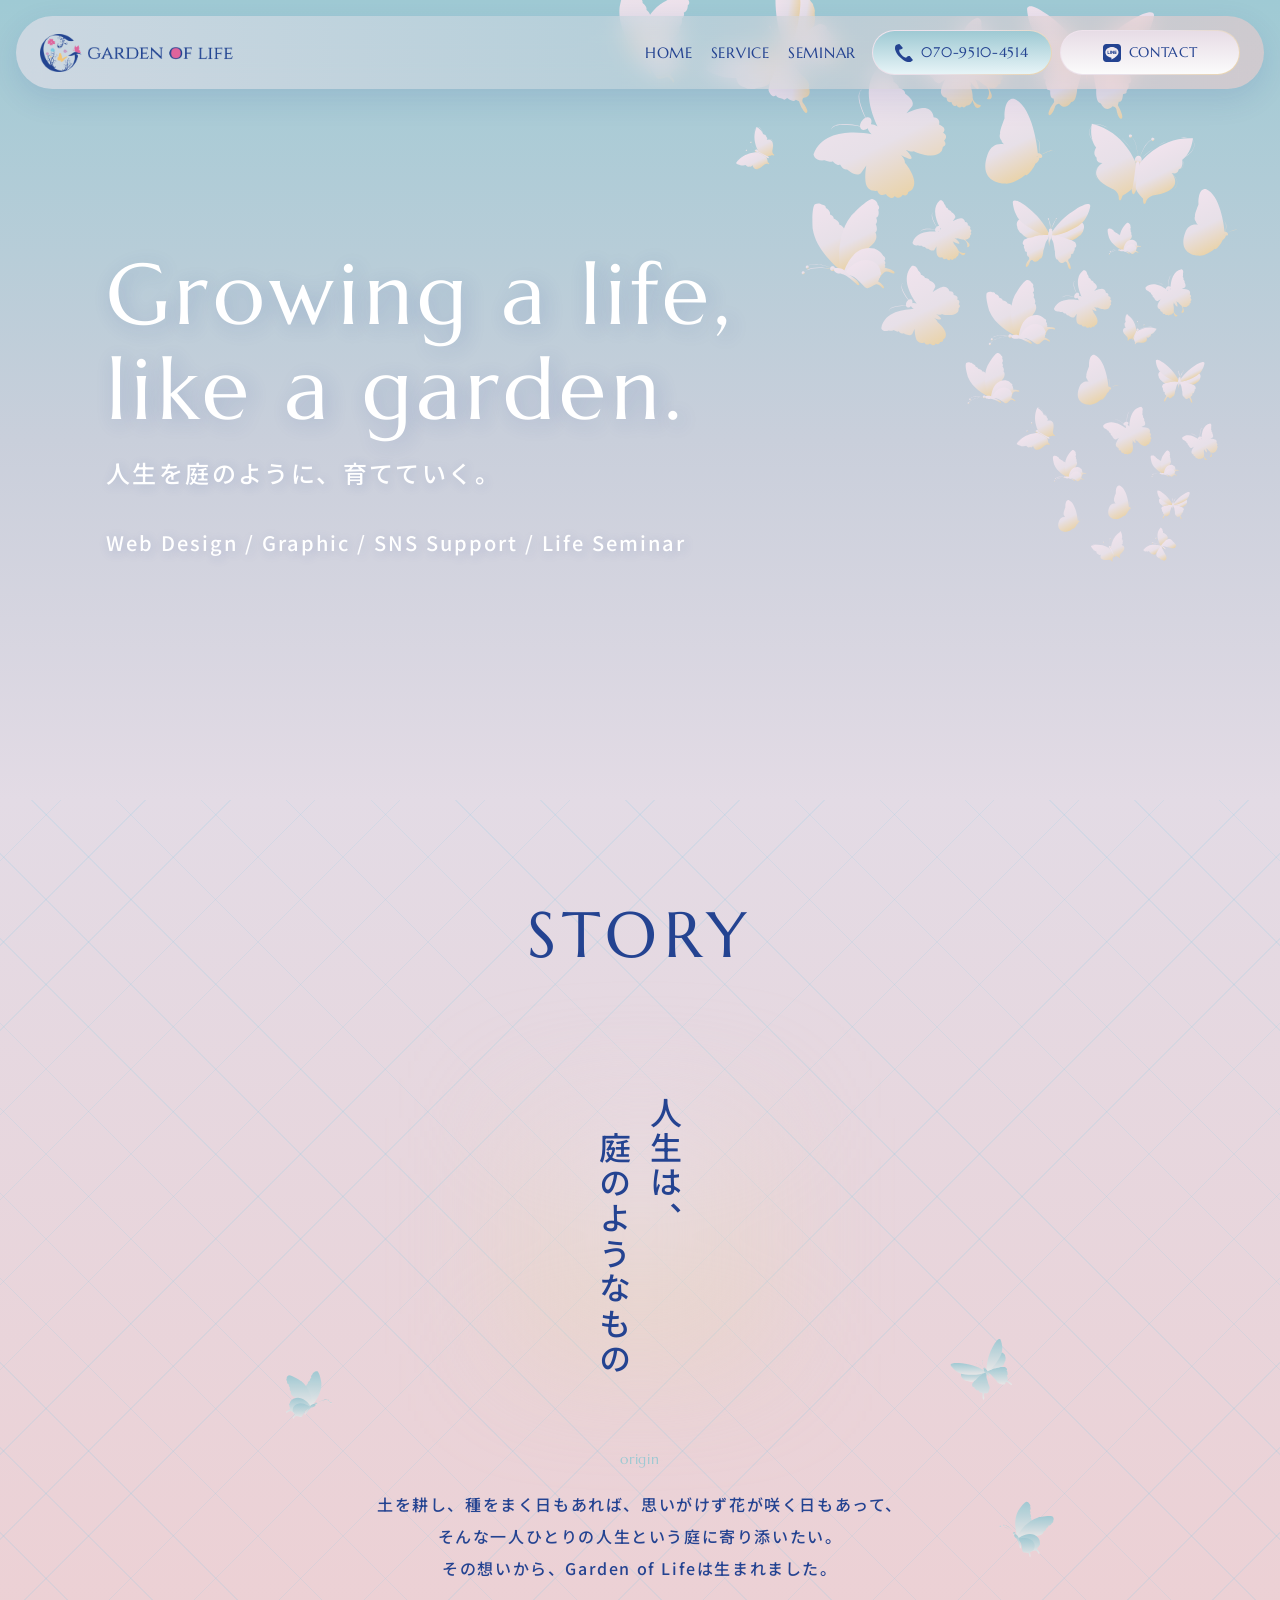
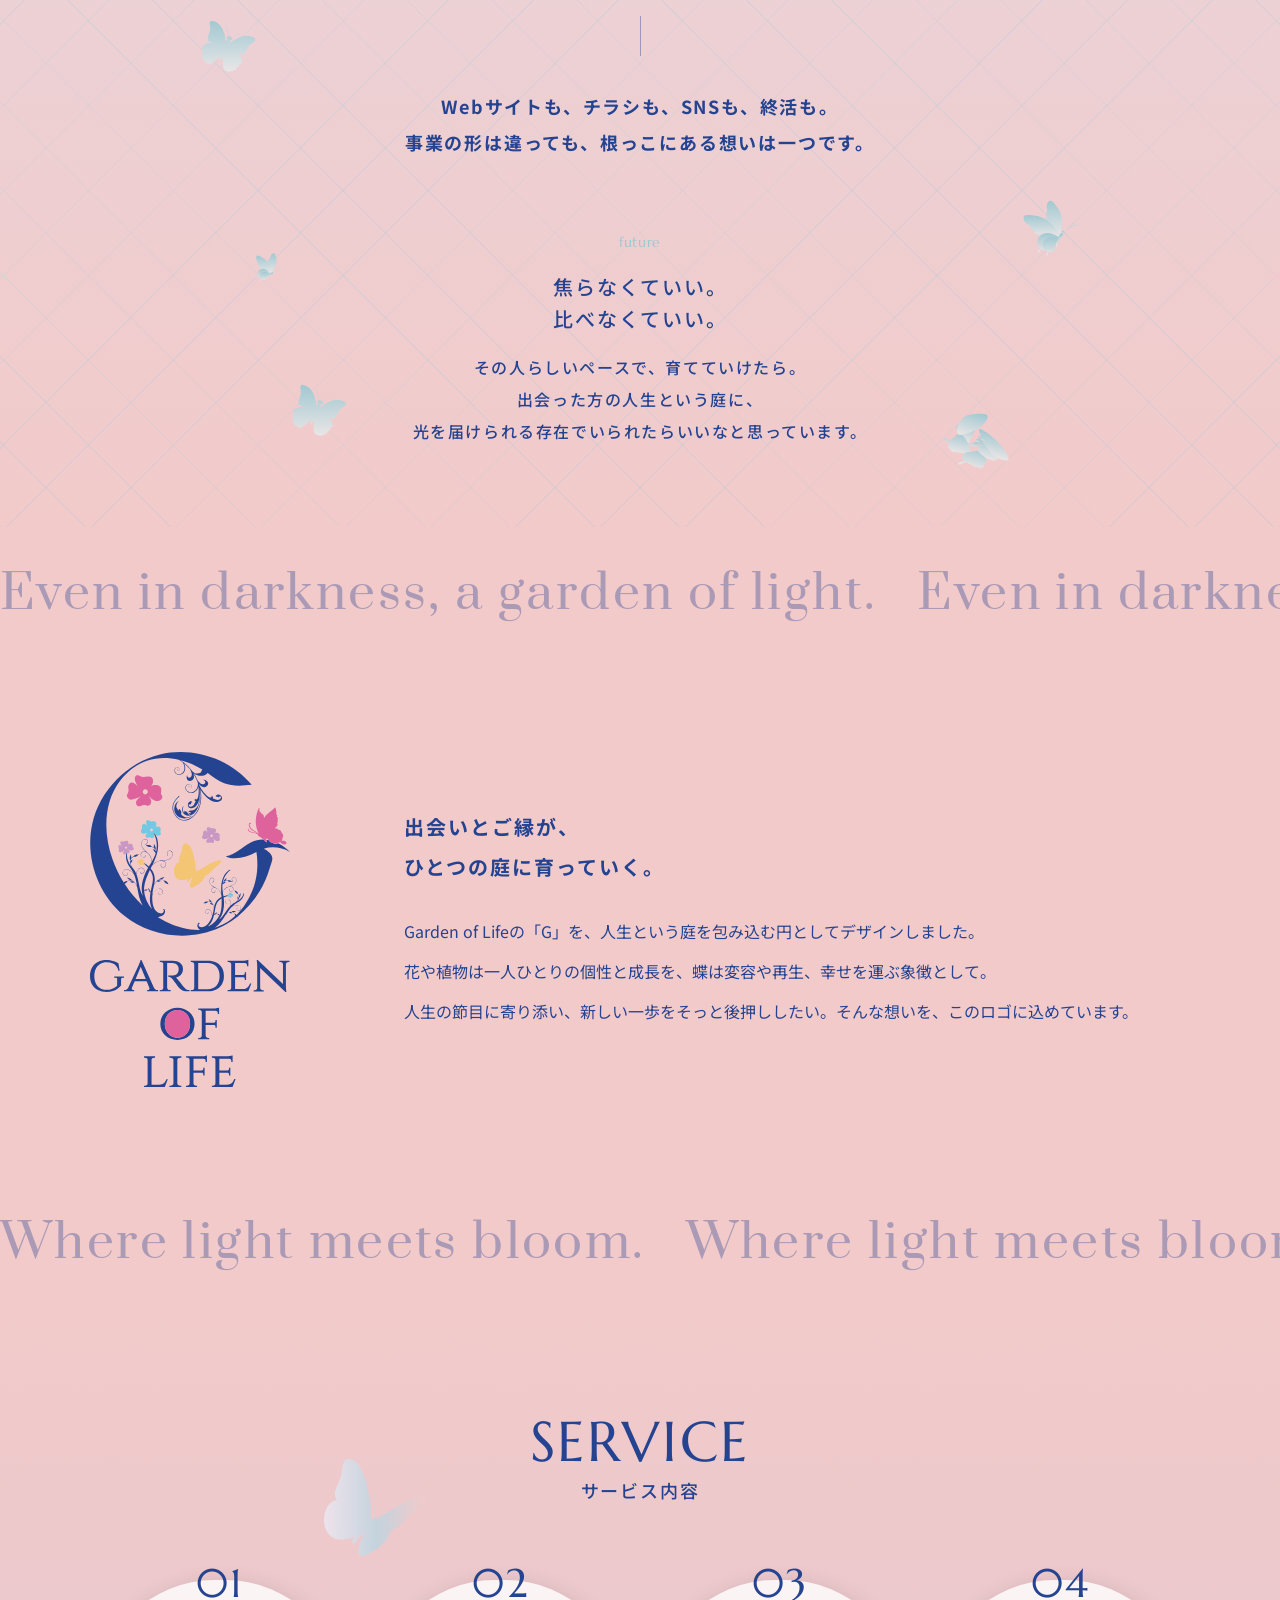
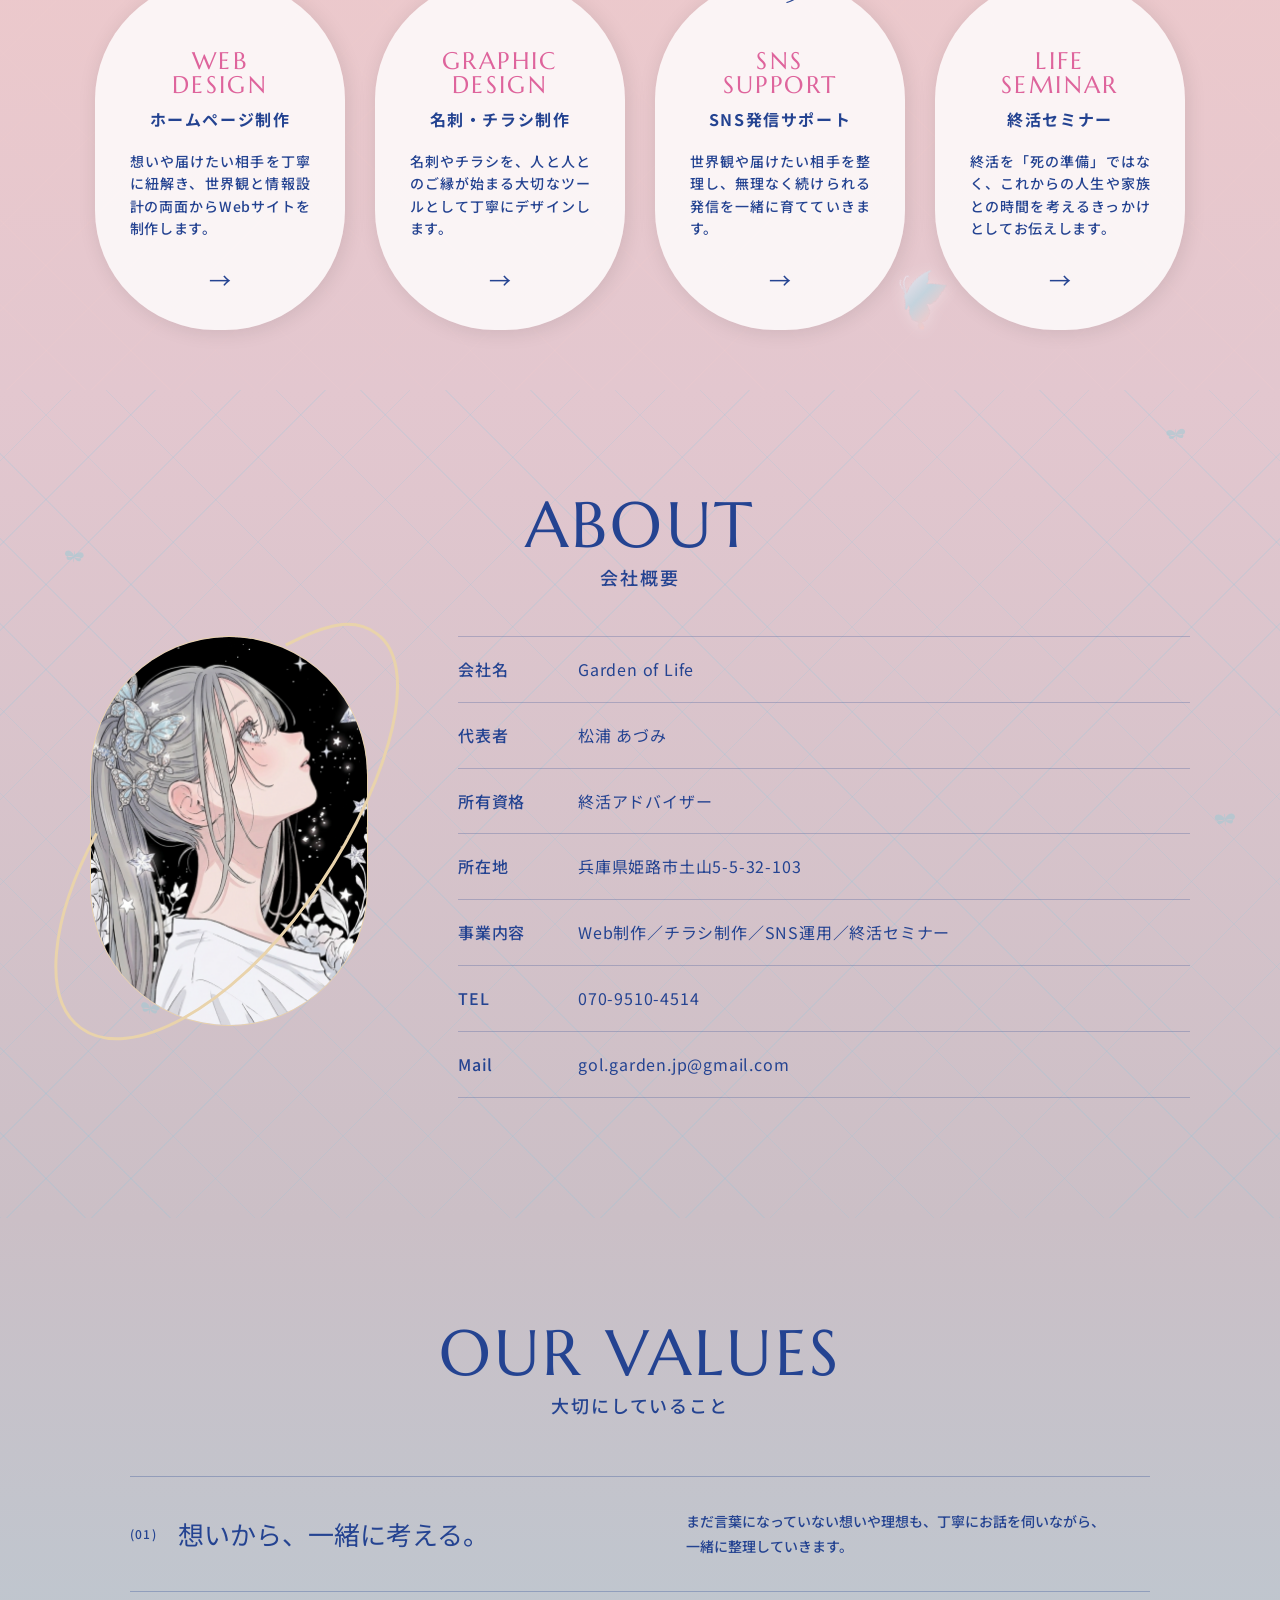
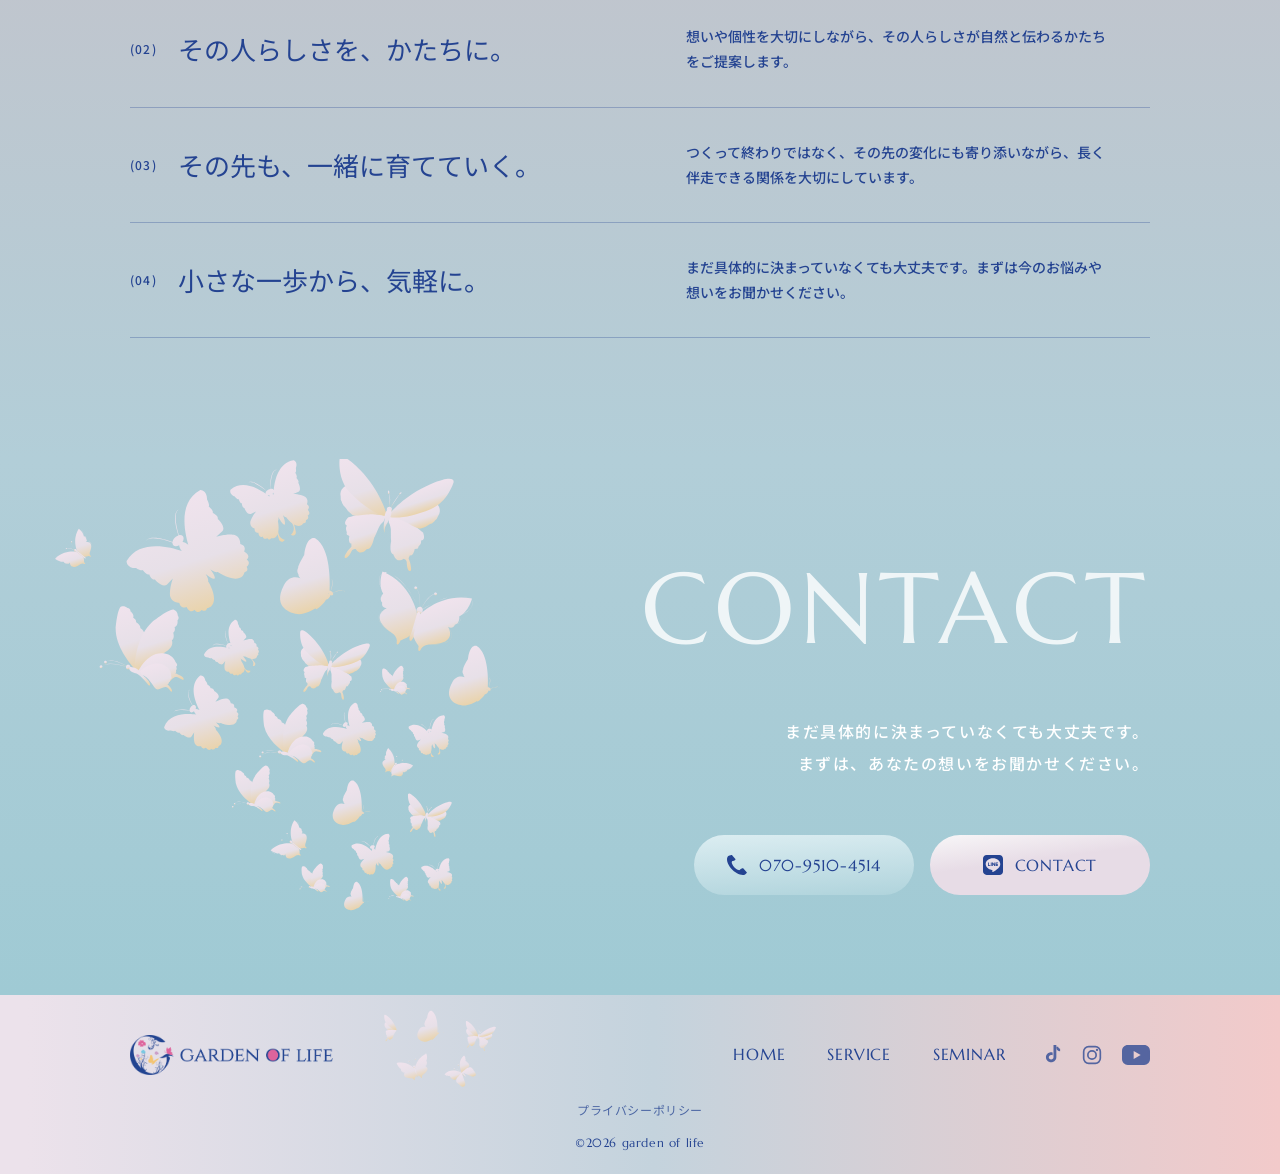
<file: index.html>
<!DOCTYPE html>
<html lang="ja">
<head>
	<!-- Google tag (gtag.js) -->
	<script async src="https://www.googletagmanager.com/gtag/js?id=G-D2WR6EQ0WW"></script>
	<script>
		window.dataLayer = window.dataLayer || [];
		function gtag() { dataLayer.push(arguments); }
		gtag('js', new Date());

		gtag('config', 'G-D2WR6EQ0WW');
	</script>
	<meta charset="UTF-8">
	<meta name="viewport" content="width=device-width, initial-scale=1.0">
	<script>document.documentElement.classList.add('js');</script>
	<title>Garden of Life | 人生という庭に、光を。</title>
	<meta name="description"
		content="Garden of Life（ガーデンオブライフ）は、Web制作・チラシ制作・SNS運用と終活セミナーを通じて、人生という庭に光を届ける松浦あづみの個人事業です。兵庫県姫路市を拠点に活動しています。">
	<meta property="og:type" content="website">
	<meta property="og:locale" content="ja_JP">
	<meta property="og:site_name" content="Garden of Life">
	<meta property="og:title" content="Garden of Life | 人生という庭に、光を。">
	<meta property="og:description"
		content="Garden of Life（ガーデンオブライフ）は、Web制作・チラシ制作・SNS運用と終活セミナーを通じて、人生という庭に光を届ける松浦あづみの個人事業です。兵庫県姫路市を拠点に活動しています。">
	<meta property="og:image" content="images/ogp.jpg">
	<meta name="twitter:card" content="summary_large_image">
	<link rel="icon" type="image/png" href="./images/favicon.png">
	<link rel="preconnect" href="https://fonts.googleapis.com">
	<link rel="preconnect" href="https://fonts.gstatic.com" crossorigin>
	<link
		href="https://fonts.googleapis.com/css2?family=Prata&family=Marcellus&family=Noto+Sans+JP:wght@400;500;700&family=Zen+Kaku+Gothic+Antique:wght@400;500;700&display=swap"
		rel="stylesheet">
	<link rel="stylesheet" href="./css/style.css">
</head>
<body>
	<div class="page-transition" aria-hidden="true"></div>
	<svg style="display:none" aria-hidden="true">
		<symbol id="deco-butterfly" viewBox="0 0 60 50">
			<path fill="currentColor" d="
				M30,22 C22,6 4,4 2,16 C0,26 14,30 30,24 Z
				M30,26 C24,36 10,40 8,30 C7,24 18,22 30,26 Z
				M30,22 C38,6 56,4 58,16 C60,26 46,30 30,24 Z
				M30,26 C36,36 50,40 52,30 C53,24 42,22 30,26 Z
				M29.3,8 C30,7 30,7 30.7,8 C31.5,16 31.5,32 30.7,40 C30,41 30,41 29.3,40 C28.5,32 28.5,16 29.3,8 Z
			" />
		</symbol>
	</svg>
	<header class="header" id="header">
		<div class="header__inner">
			<a href="index.html" class="header__logo">
				<img src="./images/logo-header.png" alt="Garden of Life">
			</a>
			<nav class="header__nav">
				<ul class="header__nav-list">
					<li><a href="index.html">
							<span class="en">HOME</span>
							<span class="ja">トップ</span>
						</a></li>
					<li><a href="service.html">
							<span class="en">SERVICE</span>
							<span class="ja">サービス</span>
						</a></li>
					<li><a href="seminar.html">
							<span class="en">SEMINAR</span>
							<span class="ja">セミナー</span>
						</a></li>
				</ul>
				<div class="header__actions">
					<a href="tel:07095104514" class="header__tel">
						<img src="./images/icon-phone.svg" alt="">
						<span>070-9510-4514</span>
					</a>
					<a href="https://lin.ee/QFpINyl" class="header__cta" target="_blank" rel="noopener">
						<img src="./images/icon-line-navy.svg" alt="">
						<span>CONTACT</span>
					</a>
				</div>
			</nav>
			<button class="header__hamburger" id="hamburger" aria-label="メニューを開く" aria-expanded="false">
				<span></span><span></span><span></span>
			</button>
		</div>
	</header>
	<nav class="sp-nav" id="spNav">
		<ul>
			<li><a href="index.html">トップ</a></li>
			<li><a href="service.html">サービス</a></li>
			<li><a href="seminar.html">セミナー</a></li>
		</ul>
		<div class="sp-nav__actions">
			<a href="tel:07095104514" class="header__tel">
				<img src="./images/icon-phone.svg" alt="">
				<span>070-9510-4514</span>
			</a>
			<a href="https://lin.ee/QFpINyl" class="header__cta" target="_blank" rel="noopener">
				<img src="./images/icon-line-navy.svg" alt="">
				<span>CONTACT</span>
			</a>
		</div>
	</nav>
	<main>
		<!-- HERO -->
		<section class="hero" id="home">
			<img src="./images/butterflies-hero.svg" alt="" class="hero__butterflies">
			<div class="hero__content">
				<h1 class="hero__title reveal">Growing a life,<br>like a garden.</h1>
				<p class="hero__subtitle reveal">人生を庭のように、育てていく。</p>
				<p class="hero__tags reveal">Web Design / Graphic / SNS Support / Life Seminar</p>
			</div>
		</section>
		<!-- STORY -->
		<section class="story" id="story">
			<div class="deco-butterflies" aria-hidden="true">
				<img class="story__butterflies-img" src="./images/story-butterflies.svg" alt="">
			</div>
			<div class="story__inner">
				<h2 class="section-heading section-heading--wide reveal">STORY</h2>
				<div class="story__lead reveal">
					<p class="story__lead-line story__lead-line--offset">庭のようなもの</p>
					<p class="story__lead-line">人生は、</p>
				</div>
				<div class="story__block reveal">
					<h3 class="story__sub">origin</h3>
					<p class="story__text">土を耕し、種をまく日もあれば、思いがけず花が咲く日もあって、<br> そんな一人ひとりの人生という庭に寄り添いたい。<br>その想いから、Garden
						of Lifeは生まれました。</p>
					<span class="story__divider" aria-hidden="true"></span>
					<p class="story__text story__text--em">Webサイトも、チラシも、SNSも、終活も。<br> 事業の形は違っても、根っこにある想いは一つです。</p>
				</div>
				<div class="story__block story__block--right reveal">
					<h3 class="story__sub">future</h3>
					<p class="story__text story__text--lead reveal">焦らなくていい。<br>比べなくていい。</p>
					<p class="story__text story__text--narrow">その人らしいペースで、育てていけたら。<br>出会った方の人生という庭に、<br>
						光を届けられる存在でいられたらいいなと思っています。</p>
				</div>
			</div>
		</section>
		<!-- BRAND -->
		<div class="marquee marquee--1">
			<div class="marquee__track" data-marquee>
				<span>Even in darkness, a garden of light.</span>
				<span>Even in darkness, a garden of light.</span>
			</div>
		</div>
		<section class="brand">
			<div class="brand__inner">
				<img src="./images/logo-mark.svg" alt="Garden of Life" class="brand__mark reveal">
				<div class="brand__body">
					<h2 class="brand__heading reveal">出会いとご縁が、<br>ひとつの庭に育っていく。</h2>
					<p class="brand__text reveal">Garden of Lifeの「G」を、人生という庭を包み込む円としてデザインしました。<br>
						花や植物は一人ひとりの個性と成長を、蝶は変容や再生、幸せを運ぶ象徴として。<br> 人生の節目に寄り添い、新しい一歩をそっと後押ししたい。そんな想いを、このロゴに込めています。</p>
				</div>
			</div>
		</section>
		<div class="marquee marquee--2">
			<div class="marquee__track marquee__track--reverse" data-marquee>
				<span>Where light meets bloom.</span>
				<span>Where light meets bloom.</span>
			</div>
		</div>
		<!-- SERVICE -->
		<section class="service" id="service">
			<img src="./images/service-butterfly-1.svg" alt="" class="service__butterfly service__butterfly--1">
			<img src="./images/service-butterfly-2.svg" alt="" class="service__butterfly service__butterfly--2">
			<div class="service__inner">
				<h2 class="section-heading section-heading--stack section-heading--sm reveal">SERVICE <span
						class="section-heading__sub">サービス内容</span></h2>
				<ul class="service__list">
					<li class="service__item reveal">
						<span class="service__num">01</span>
						<span class="service__name">WEB<br>DESIGN</span>
						<span class="service__name-sub">ホームページ制作</span>
						<p class="service__desc">想いや届けたい相手を丁寧に紐解き、世界観と情報設計の両面からWebサイトを制作します。</p>
						<a href="service.html#design" class="service__arrow" aria-label="WEB DESIGNを見る">→</a>
					</li>
					<li class="service__item reveal">
						<span class="service__num">02</span>
						<span class="service__name">GRAPHIC<br>DESIGN</span>
						<span class="service__name-sub">名刺・チラシ制作</span>
						<p class="service__desc">名刺やチラシを、人と人とのご縁が始まる大切なツールとして丁寧にデザインします。</p>
						<a href="service.html#design" class="service__arrow" aria-label="GRAPHIC DESIGNを見る">→</a>
					</li>
					<li class="service__item reveal">
						<span class="service__num">03</span>
						<span class="service__name">SNS<br>SUPPORT</span>
						<span class="service__name-sub">SNS発信サポート</span>
						<p class="service__desc">世界観や届けたい相手を整理し、無理なく続けられる発信を一緒に育てていきます。</p>
						<a href="service.html#sns" class="service__arrow" aria-label="SNS SUPPORTを見る">→</a>
					</li>
					<li class="service__item reveal">
						<span class="service__num">04</span>
						<span class="service__name">LIFE<br>SEMINAR</span>
						<span class="service__name-sub">終活セミナー</span>
						<p class="service__desc">終活を「死の準備」ではなく、これからの人生や家族との時間を考えるきっかけとしてお伝えします。</p>
						<a href="seminar.html" class="service__arrow" aria-label="LIFE SEMINARを見る">→</a>
					</li>
				</ul>
			</div>
		</section>
		<!-- ABOUT -->
		<section class="about" id="about">
			<div class="deco-butterflies" aria-hidden="true">
				<svg class="deco-butterfly"
					style="top:5.4%;left:91.9%;width:20px;height:17px;transform:translate(-50%,-50%) rotate(-6deg);">
					<use href="#deco-butterfly"></use>
				</svg>
				<svg class="deco-butterfly"
					style="top:20.2%;left:5.8%;width:20px;height:17px;transform:translate(-50%,-50%) rotate(8deg);">
					<use href="#deco-butterfly"></use>
				</svg>
				<svg class="deco-butterfly"
					style="top:51.9%;left:95.7%;width:22px;height:18px;transform:translate(-50%,-50%) rotate(-4deg);">
					<use href="#deco-butterfly"></use>
				</svg>
				<svg class="deco-butterfly"
					style="top:74.8%;left:11.7%;width:20px;height:17px;transform:translate(-50%,-50%) rotate(10deg);">
					<use href="#deco-butterfly"></use>
				</svg>
			</div>
			<div class="about__inner">
				<h2 class="section-heading section-heading--stack reveal">ABOUT <span
						class="section-heading__sub">会社概要</span>
				</h2>
				<div class="about__content">
					<div class="about__portrait-wrap reveal">
						<img src="./images/portrait-ring.svg" alt="" class="about__portrait-ring" aria-hidden="true">
						<div class="about__portrait">
							<img src="./images/portrait.png" alt="代表 松浦あづみ">
						</div>
					</div>
					<dl class="about__table reveal">
						<div class="about__row">
							<dt>会社名</dt>
							<dd>Garden of Life</dd>
						</div>
						<div class="about__row">
							<dt>代表者</dt>
							<dd>松浦 あづみ</dd>
						</div>
						<div class="about__row">
							<dt>所有資格</dt>
							<dd>終活アドバイザー</dd>
						</div>
						<div class="about__row">
							<dt>所在地</dt>
							<dd>兵庫県姫路市土山5-5-32-103</dd>
						</div>
						<div class="about__row">
							<dt>事業内容</dt>
							<dd>Web制作／チラシ制作／SNS運用／終活セミナー</dd>
						</div>
						<div class="about__row">
							<dt>TEL</dt>
							<dd>070-9510-4514</dd>
						</div>
						<div class="about__row">
							<dt>Mail</dt>
							<dd>gol.garden.jp@gmail.com</dd>
						</div>
					</dl>
				</div>
			</div>
		</section>
		<!-- REASON -->
		<section class="reason" id="reason">
			<div class="reason__inner">
				<h2 class="section-heading section-heading--stack reveal">OUR VALUES <span
						class="section-heading__sub">大切にしていること</span></h2>
				<ul class="reason__list">
					<li class="reason__item reveal">
						<div class="reason__head">
							<span class="reason__index">(01)</span>
							<h3 class="reason__title">想いから、一緒に考える。</h3>
						</div>
						<p class="reason__text">まだ言葉になっていない想いや理想も、丁寧にお話を伺いながら、一緒に整理していきます。</p>
					</li>
					<li class="reason__item reveal">
						<div class="reason__head">
							<span class="reason__index">(02)</span>
							<h3 class="reason__title">その人らしさを、かたちに。</h3>
						</div>
						<p class="reason__text">想いや個性を大切にしながら、その人らしさが自然と伝わるかたちをご提案します。</p>
					</li>
					<li class="reason__item reveal">
						<div class="reason__head">
							<span class="reason__index">(03)</span>
							<h3 class="reason__title">その先も、一緒に育てていく。</h3>
						</div>
						<p class="reason__text">つくって終わりではなく、その先の変化にも寄り添いながら、長く伴走できる関係を大切にしています。</p>
					</li>
					<li class="reason__item reveal">
						<div class="reason__head">
							<span class="reason__index">(04)</span>
							<h3 class="reason__title">小さな一歩から、気軽に。</h3>
						</div>
						<p class="reason__text">まだ具体的に決まっていなくても大丈夫です。まずは今のお悩みや想いをお聞かせください。</p>
					</li>
				</ul>
			</div>
		</section>
		<!-- CONTACT -->
		<section class="contact" id="contact">
			<img src="./images/contact-butterflies.svg" alt="" class="contact__butterflies">
			<div class="contact__inner">
				<h2 class="contact__heading reveal">CONTACT</h2>
				<p class="contact__text reveal">まだ具体的に決まっていなくても大丈夫です。<br>まずは、あなたの想いをお聞かせください。</p>
				<div class="contact__cta">
					<a href="tel:07095104514" class="contact__btn reveal">
						<img src="./images/icon-phone.svg" alt="">
						<span>070-9510-4514</span>
					</a>
					<a href="https://lin.ee/QFpINyl" class="contact__btn contact__btn--line reveal" target="_blank"
						rel="noopener">
						<img src="./images/icon-line-navy.svg" alt="">
						<span>CONTACT</span>
					</a>
				</div>
			</div>
		</section>
	</main>
	<footer class="footer">
		<div class="deco-butterflies" aria-hidden="true">
			<img class="footer__butterflies-img" src="./images/footer-butterflies.svg" alt="">
		</div>
		<div class="footer__inner">
			<a href="index.html" class="footer__logo">
				<img src="./images/logo-header.png" alt="Garden of Life">
			</a>
			<div class="footer__right">
				<nav class="footer__nav">
					<a href="index.html">
						<span class="en">HOME</span>
						<span class="ja">トップ</span>
					</a>
					<a href="service.html">
						<span class="en">SERVICE</span>
						<span class="ja">サービス</span>
					</a>
					<a href="seminar.html">
						<span class="en">SEMINAR</span>
						<span class="ja">セミナー</span>
					</a>
				</nav>
				<div class="footer__sns">
					<a href="https://www.tiktok.com/@garden.of.life4" target="_blank" rel="noopener"
						aria-label="TikTok">
						<img src="./images/icon-tiktok.svg" alt="">
					</a>
					<a href="https://www.instagram.com/turtle.8694522" target="_blank" rel="noopener"
						aria-label="Instagram">
						<img src="./images/icon-instagram.svg" alt="">
					</a>
					<a href="https://youtube.com/@gardenoflife-w2s" target="_blank" rel="noopener" aria-label="YouTube">
						<img src="./images/icon-youtube.svg" alt="">
					</a>
				</div>
			</div>
		</div>
		<p class="footer__legal"><a href="privacy.html">プライバシーポリシー</a></p>
		<p class="footer__copyright">©2026 garden of life</p>
	</footer>
	<script src="./js/script.js"></script>
</body>
</html>
</file>
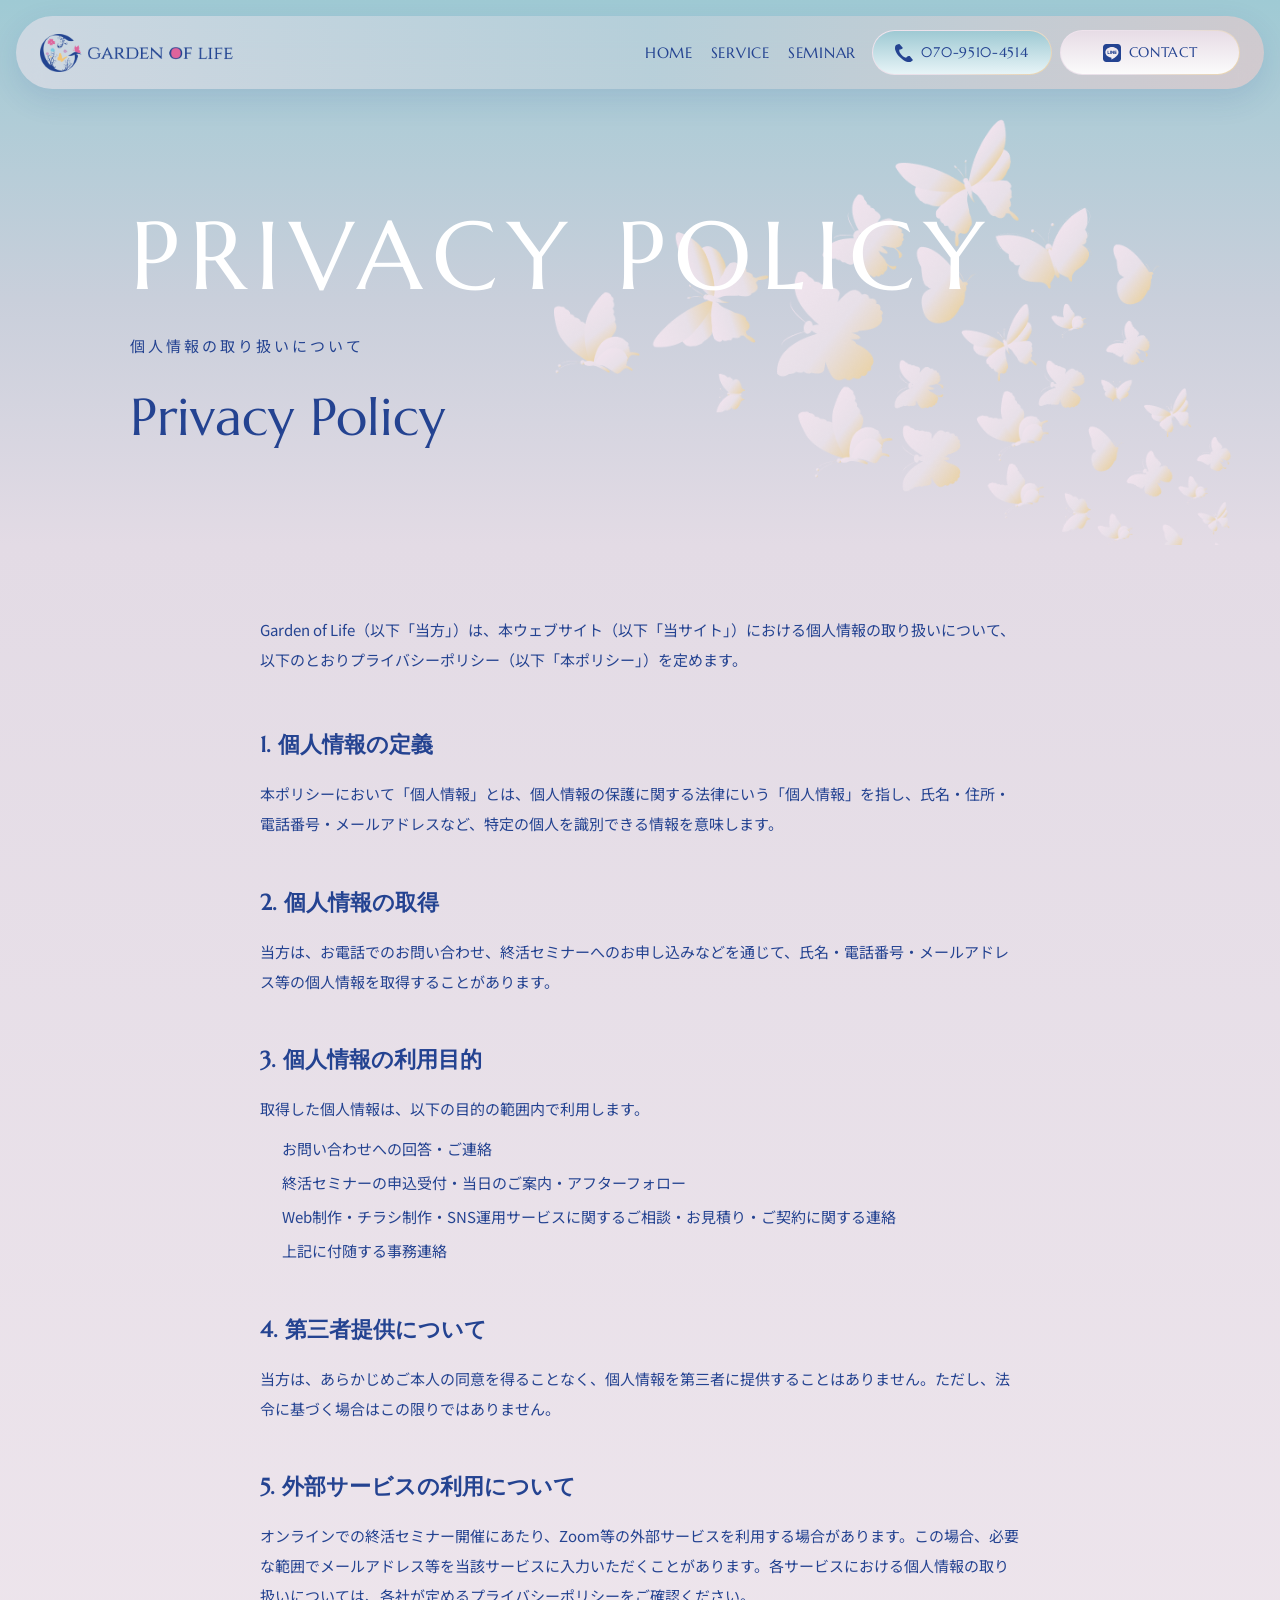
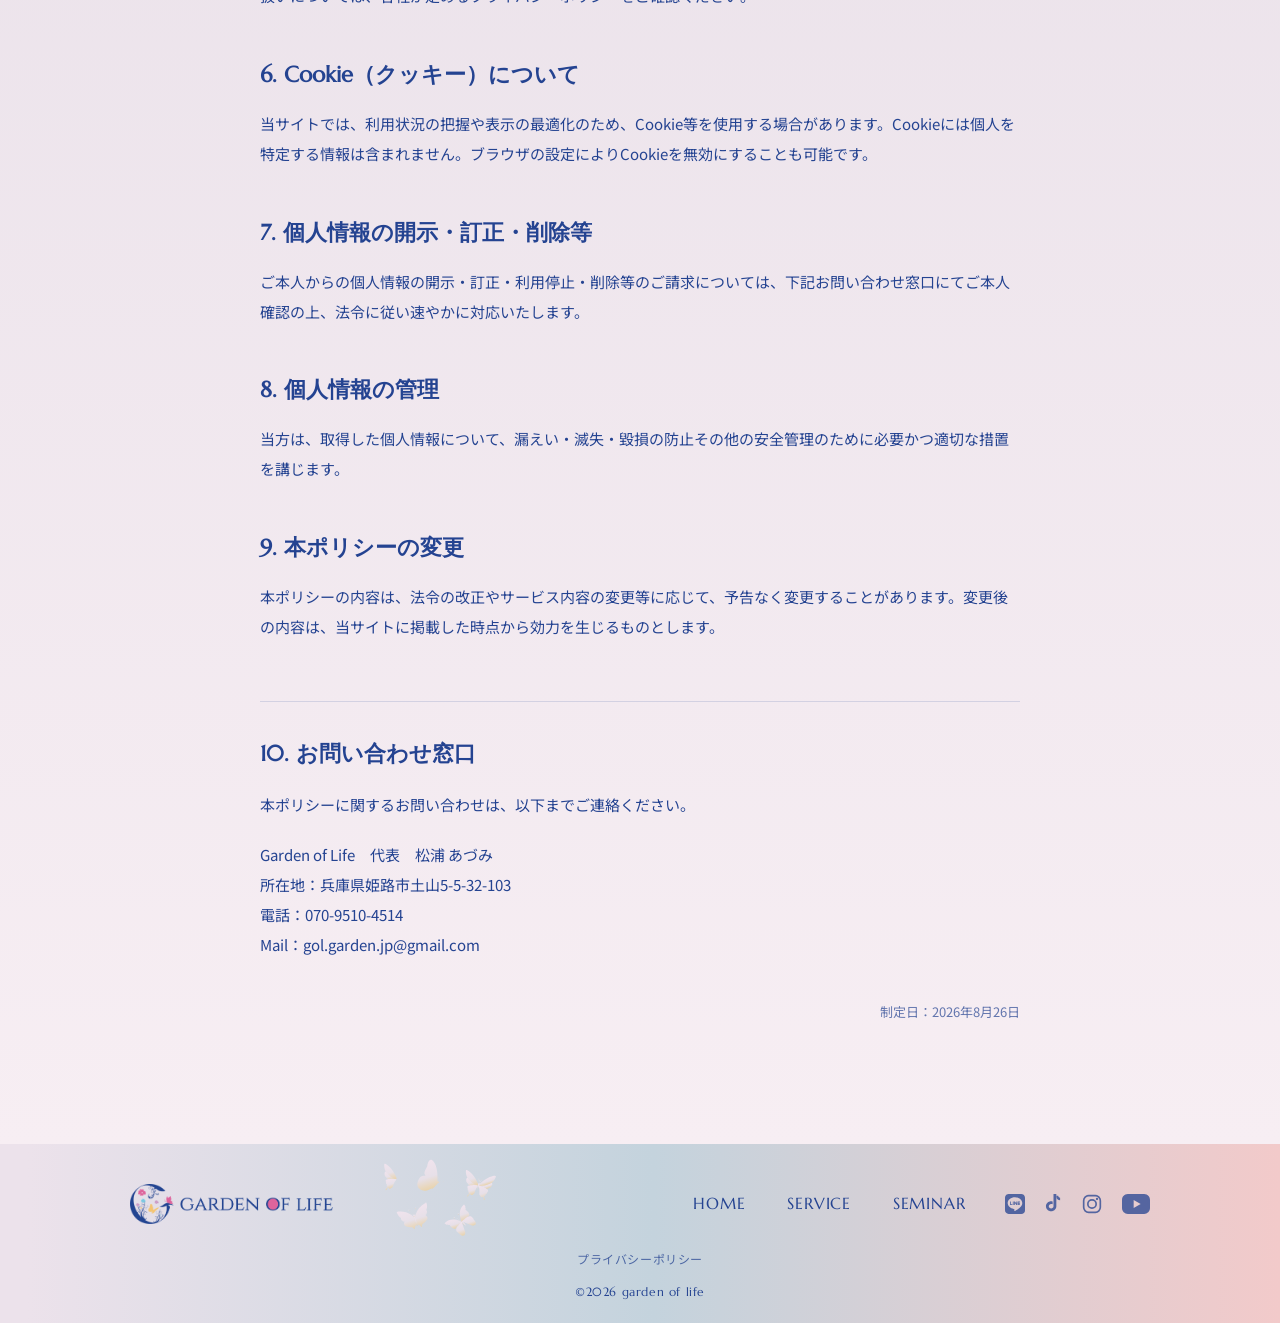
<file: privacy.html>
<!DOCTYPE html>
<html lang="ja">
<head>
	<!-- Google tag (gtag.js) -->
	<script async src="https://www.googletagmanager.com/gtag/js?id=G-D2WR6EQ0WW"></script>
	<script>
		window.dataLayer = window.dataLayer || [];
		function gtag() { dataLayer.push(arguments); }
		gtag('js', new Date());

		gtag('config', 'G-D2WR6EQ0WW');
	</script>
	<meta charset="UTF-8">
	<meta name="viewport" content="width=device-width, initial-scale=1.0">
	<script>document.documentElement.classList.add('js');</script>
	<title>プライバシーポリシー | Garden of Life</title>
	<meta name="description" content="Garden of Lifeにおける個人情報の取り扱いについて定めたプライバシーポリシーです。">
	<meta property="og:type" content="website">
	<meta property="og:locale" content="ja_JP">
	<meta property="og:site_name" content="Garden of Life">
	<meta property="og:title" content="プライバシーポリシー | Garden of Life">
	<meta property="og:description" content="Garden of Lifeにおける個人情報の取り扱いについて定めたプライバシーポリシーです。">
	<meta property="og:image" content="images/ogp.jpg">
	<meta name="twitter:card" content="summary_large_image">
	<link rel="icon" type="image/png" href="./images/favicon.png">
	<link rel="preconnect" href="https://fonts.googleapis.com">
	<link rel="preconnect" href="https://fonts.gstatic.com" crossorigin>
	<link
		href="https://fonts.googleapis.com/css2?family=Prata&family=Marcellus&family=Noto+Sans+JP:wght@400;500;700&family=Zen+Kaku+Gothic+Antique:wght@400;500;700&display=swap"
		rel="stylesheet">
	<link rel="stylesheet" href="./css/style.css">
</head>
<body>
	<div class="page-transition" aria-hidden="true"></div>
	<header class="header" id="header">
		<div class="header__inner">
			<a href="index.html" class="header__logo">
				<img src="./images/logo-header.png" alt="Garden of Life">
			</a>
			<nav class="header__nav">
				<ul class="header__nav-list">
					<li><a href="index.html">
							<span class="en">HOME</span>
							<span class="ja">トップ</span>
						</a></li>
					<li><a href="service.html">
							<span class="en">SERVICE</span>
							<span class="ja">サービス</span>
						</a></li>
					<li><a href="seminar.html">
							<span class="en">SEMINAR</span>
							<span class="ja">セミナー</span>
						</a></li>
				</ul>
				<div class="header__actions">
					<a href="tel:07095104514" class="header__tel">
						<img src="./images/icon-phone.svg" alt="">
						<span>070-9510-4514</span>
					</a>
					<a href="https://lin.ee/QFpINyl" class="header__cta" target="_blank" rel="noopener">
						<img src="./images/icon-line-navy.svg" alt="">
						<span>CONTACT</span>
					</a>
				</div>
			</nav>
			<button class="header__hamburger" id="hamburger" aria-label="メニューを開く" aria-expanded="false">
				<span></span><span></span><span></span>
			</button>
		</div>
	</header>
	<nav class="sp-nav" id="spNav">
		<ul>
			<li><a href="index.html">トップ</a></li>
			<li><a href="service.html">サービス</a></li>
			<li><a href="seminar.html">セミナー</a></li>
		</ul>
		<div class="sp-nav__actions">
			<a href="tel:07095104514" class="header__tel">
				<img src="./images/icon-phone.svg" alt="">
				<span>070-9510-4514</span>
			</a>
			<a href="https://lin.ee/QFpINyl" class="header__cta" target="_blank" rel="noopener">
				<img src="./images/icon-line-navy.svg" alt="">
				<span>CONTACT</span>
			</a>
		</div>
	</nav>
	<main>
		<!-- PAGE HERO -->
		<section class="page-hero">
			<img src="./images/Layer_1.svg" alt="" class="page-hero__butterflies">
			<h1 class="page-hero__label reveal">PRIVACY POLICY</h1>
			<div class="page-hero__inner">
				<p class="page-hero__ja reveal">個人情報の取り扱いについて</p>
				<p class="page-hero__en reveal">Privacy Policy</p>
			</div>
		</section>
		<!-- LEGAL -->
		<section class="legal">
			<div class="legal__inner">
				<p class="legal__lead reveal"> Garden of
					Life（以下「当方」）は、本ウェブサイト（以下「当サイト」）における個人情報の取り扱いについて、以下のとおりプライバシーポリシー（以下「本ポリシー」）を定めます。 </p>
				<div class="legal__section reveal">
					<h2 class="legal__heading">1. 個人情報の定義</h2>
					<p class="legal__text">
						本ポリシーにおいて「個人情報」とは、個人情報の保護に関する法律にいう「個人情報」を指し、氏名・住所・電話番号・メールアドレスなど、特定の個人を識別できる情報を意味します。</p>
				</div>
				<div class="legal__section reveal">
					<h2 class="legal__heading">2. 個人情報の取得</h2>
					<p class="legal__text">当方は、お電話でのお問い合わせ、終活セミナーへのお申し込みなどを通じて、氏名・電話番号・メールアドレス等の個人情報を取得することがあります。</p>
				</div>
				<div class="legal__section reveal">
					<h2 class="legal__heading">3. 個人情報の利用目的</h2>
					<p class="legal__text">取得した個人情報は、以下の目的の範囲内で利用します。</p>
					<ul class="legal__list">
						<li>お問い合わせへの回答・ご連絡</li>
						<li>終活セミナーの申込受付・当日のご案内・アフターフォロー</li>
						<li>Web制作・チラシ制作・SNS運用サービスに関するご相談・お見積り・ご契約に関する連絡</li>
						<li>上記に付随する事務連絡</li>
					</ul>
				</div>
				<div class="legal__section reveal">
					<h2 class="legal__heading">4. 第三者提供について</h2>
					<p class="legal__text">当方は、あらかじめご本人の同意を得ることなく、個人情報を第三者に提供することはありません。ただし、法令に基づく場合はこの限りではありません。</p>
				</div>
				<div class="legal__section reveal">
					<h2 class="legal__heading">5. 外部サービスの利用について</h2>
					<p class="legal__text">
						オンラインでの終活セミナー開催にあたり、Zoom等の外部サービスを利用する場合があります。この場合、必要な範囲でメールアドレス等を当該サービスに入力いただくことがあります。各サービスにおける個人情報の取り扱いについては、各社が定めるプライバシーポリシーをご確認ください。
					</p>
				</div>
				<div class="legal__section reveal">
					<h2 class="legal__heading">6. Cookie（クッキー）について</h2>
					<p class="legal__text">
						当サイトでは、利用状況の把握や表示の最適化のため、Cookie等を使用する場合があります。Cookieには個人を特定する情報は含まれません。ブラウザの設定によりCookieを無効にすることも可能です。
					</p>
				</div>
				<div class="legal__section reveal">
					<h2 class="legal__heading">7. 個人情報の開示・訂正・削除等</h2>
					<p class="legal__text">ご本人からの個人情報の開示・訂正・利用停止・削除等のご請求については、下記お問い合わせ窓口にてご本人確認の上、法令に従い速やかに対応いたします。</p>
				</div>
				<div class="legal__section reveal">
					<h2 class="legal__heading">8. 個人情報の管理</h2>
					<p class="legal__text">当方は、取得した個人情報について、漏えい・滅失・毀損の防止その他の安全管理のために必要かつ適切な措置を講じます。</p>
				</div>
				<div class="legal__section reveal">
					<h2 class="legal__heading">9. 本ポリシーの変更</h2>
					<p class="legal__text">
						本ポリシーの内容は、法令の改正やサービス内容の変更等に応じて、予告なく変更することがあります。変更後の内容は、当サイトに掲載した時点から効力を生じるものとします。</p>
				</div>
				<div class="legal__contact reveal">
					<h2 class="legal__heading">10. お問い合わせ窓口</h2>
					<p class="legal__text">本ポリシーに関するお問い合わせは、以下までご連絡ください。</p>
					<p class="legal__text" style="margin-top:20px;"> Garden of Life　代表　松浦 あづみ<br>
						所在地：兵庫県姫路市土山5-5-32-103<br> 電話：070-9510-4514<br> Mail：gol.garden.jp@gmail.com </p>
				</div>
				<p class="legal__date">制定日：2026年8月26日</p>
			</div>
		</section>
	</main>
	<footer class="footer">
		<div class="deco-butterflies" aria-hidden="true">
			<img class="footer__butterflies-img" src="./images/footer-butterflies.svg" alt="">
		</div>
		<div class="footer__inner">
			<a href="index.html" class="footer__logo">
				<img src="./images/logo-header.png" alt="Garden of Life">
			</a>
			<div class="footer__right">
				<nav class="footer__nav">
					<a href="index.html">
						<span class="en">HOME</span>
						<span class="ja">トップ</span>
					</a>
					<a href="service.html">
						<span class="en">SERVICE</span>
						<span class="ja">サービス</span>
					</a>
					<a href="seminar.html">
						<span class="en">SEMINAR</span>
						<span class="ja">セミナー</span>
					</a>
				</nav>
				<div class="footer__sns">
					<a href="https://lin.ee/QFpINyl" target="_blank" rel="noopener" aria-label="LINE">
						<img src="./images/icon-line-navy.svg" alt="">
					</a>
					<a href="https://www.tiktok.com/@garden.of.life4" target="_blank" rel="noopener"
						aria-label="TikTok">
						<img src="./images/icon-tiktok.svg" alt="">
					</a>
					<a href="https://www.instagram.com/turtle.8694522" target="_blank" rel="noopener"
						aria-label="Instagram">
						<img src="./images/icon-instagram.svg" alt="">
					</a>
					<a href="https://youtube.com/@gardenoflife-w2s" target="_blank" rel="noopener" aria-label="YouTube">
						<img src="./images/icon-youtube.svg" alt="">
					</a>
				</div>
			</div>
		</div>
		<p class="footer__legal"><a href="privacy.html">プライバシーポリシー</a></p>
		<p class="footer__copyright">©2026 garden of life</p>
	</footer>
	<script src="./js/script.js"></script>
</body>
</html>
</file>
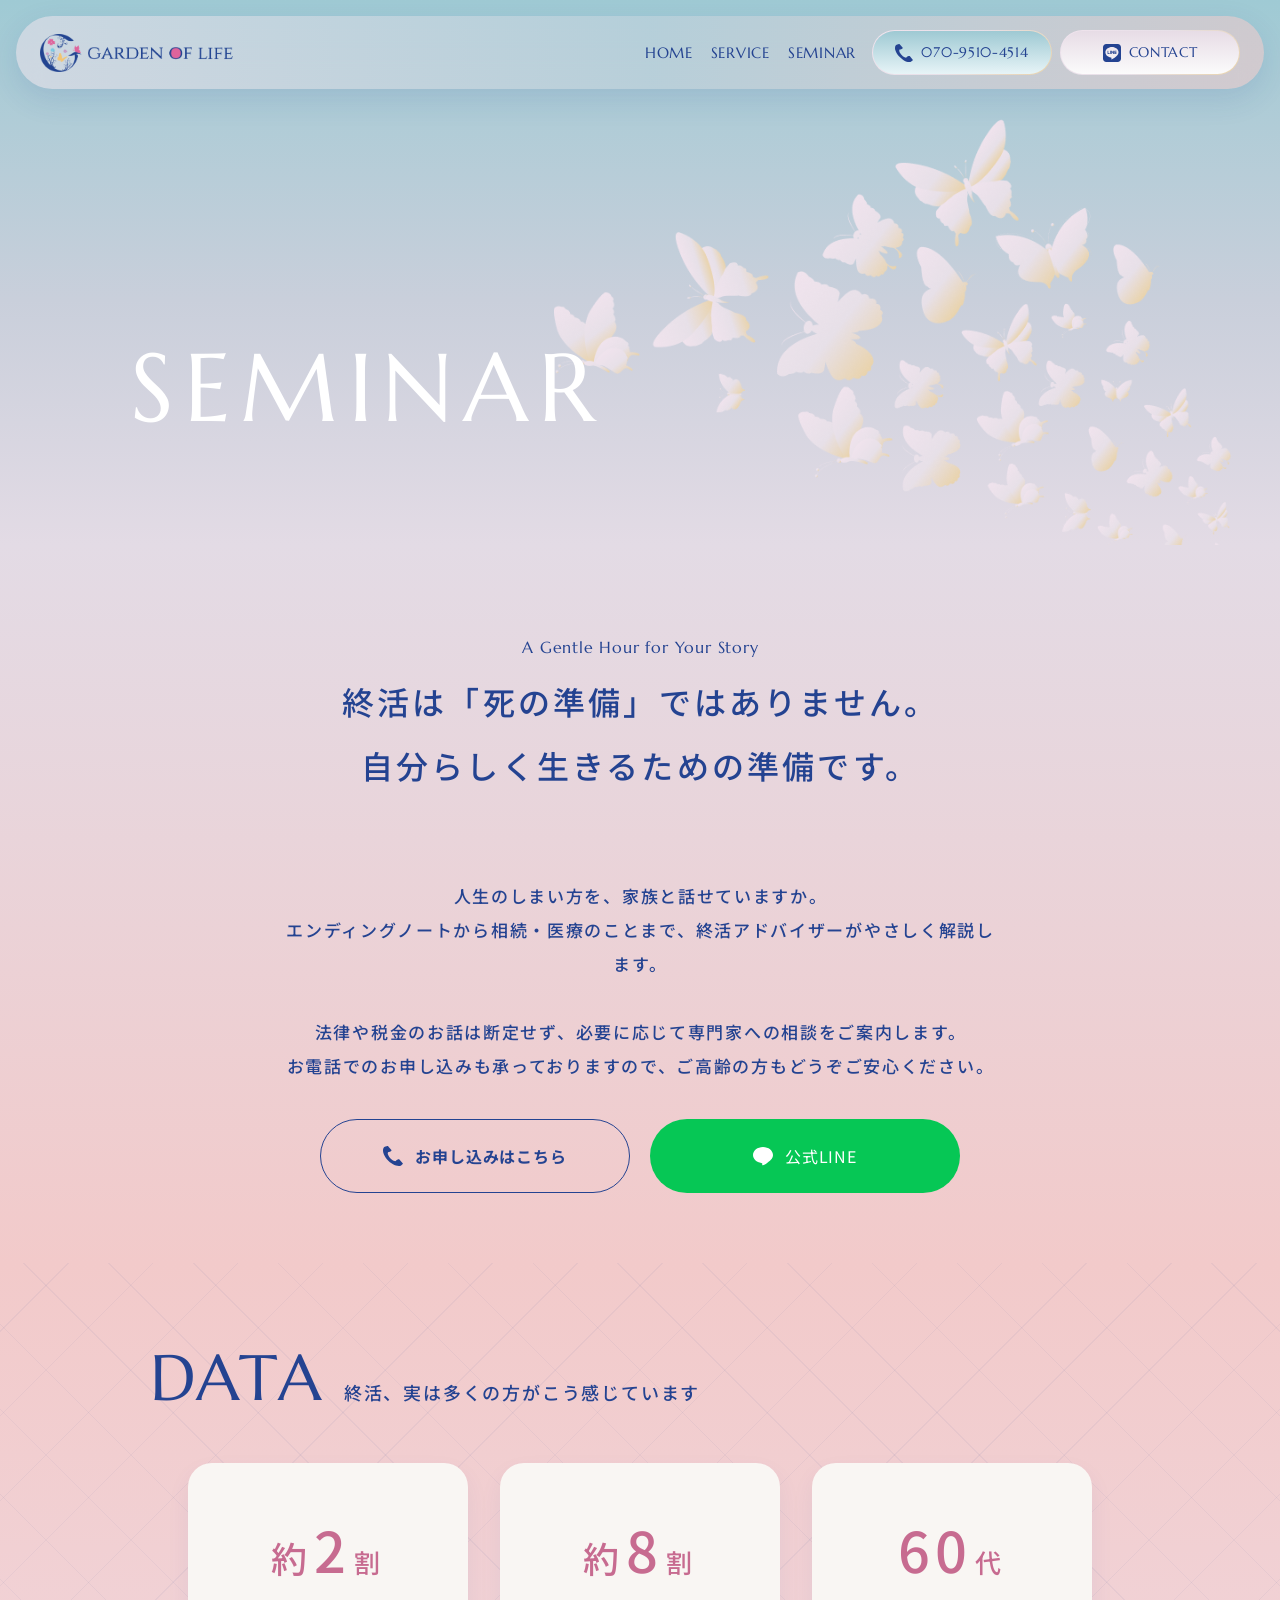
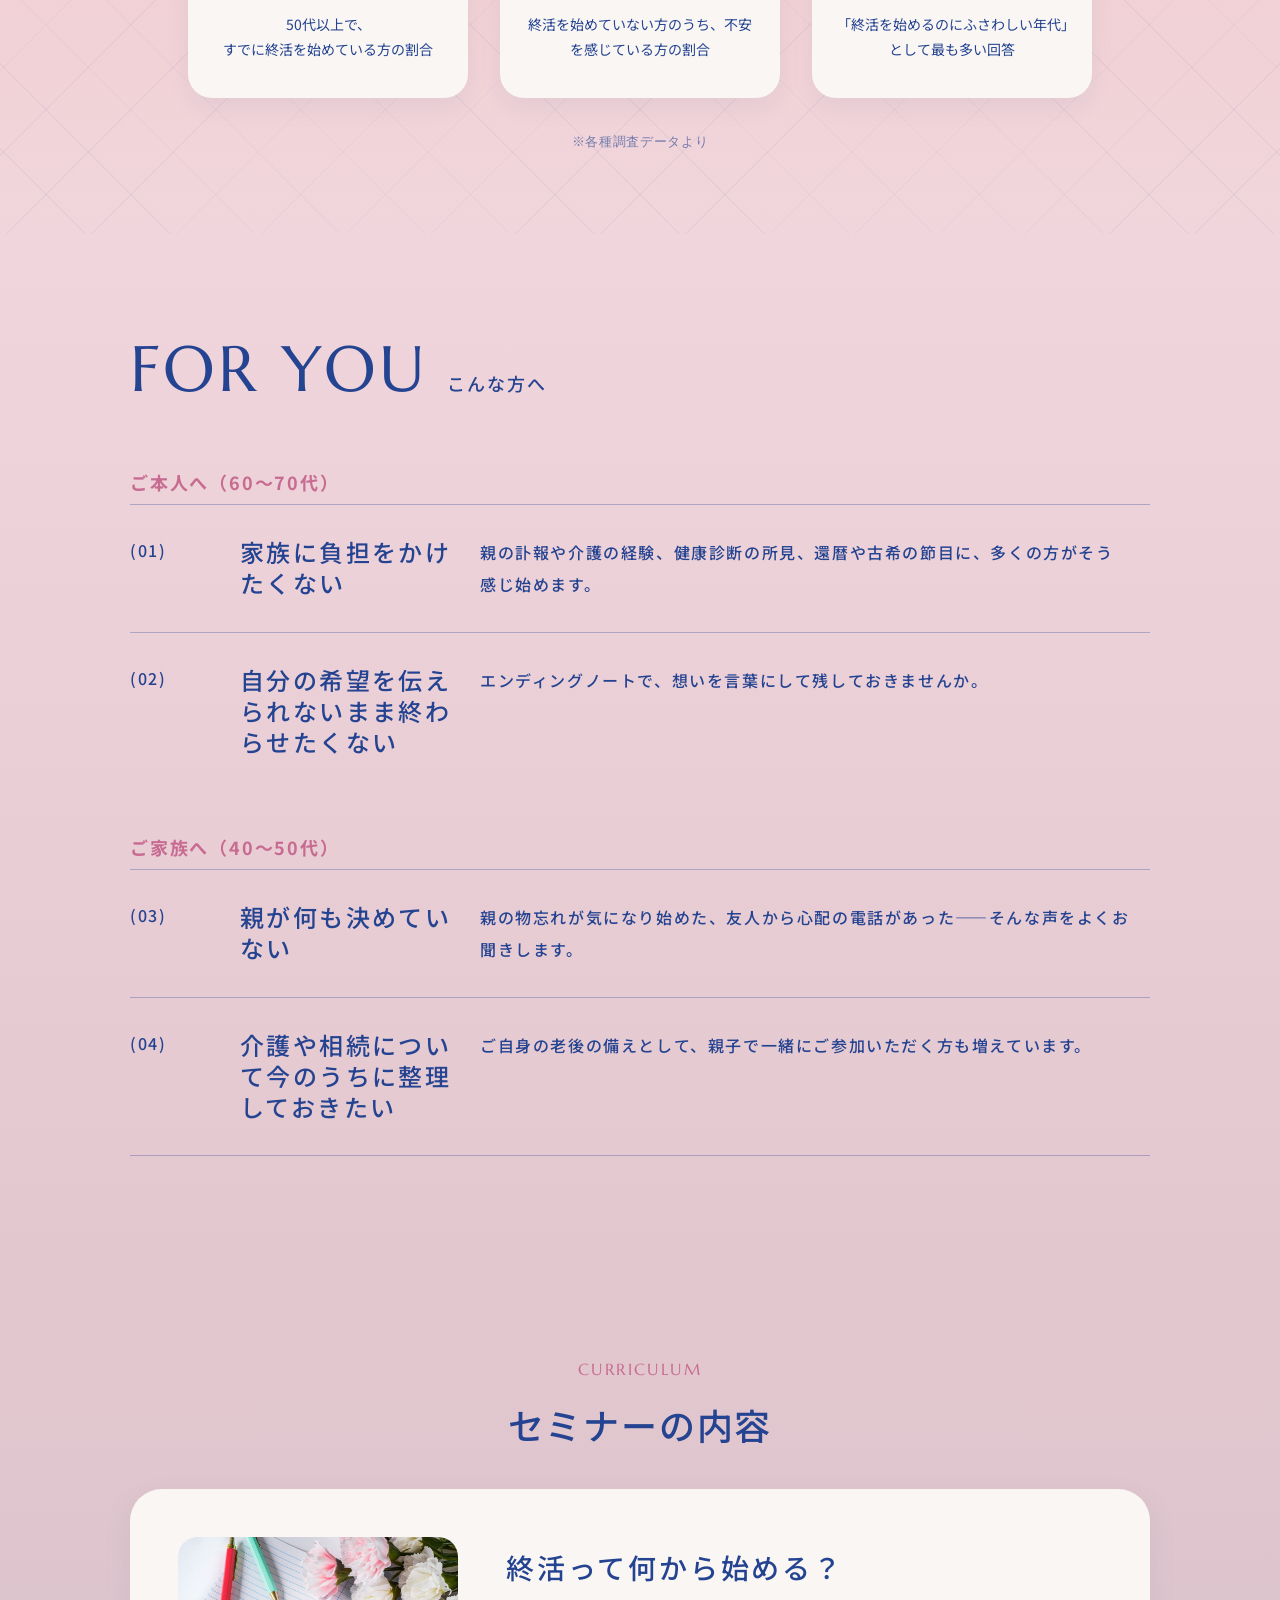
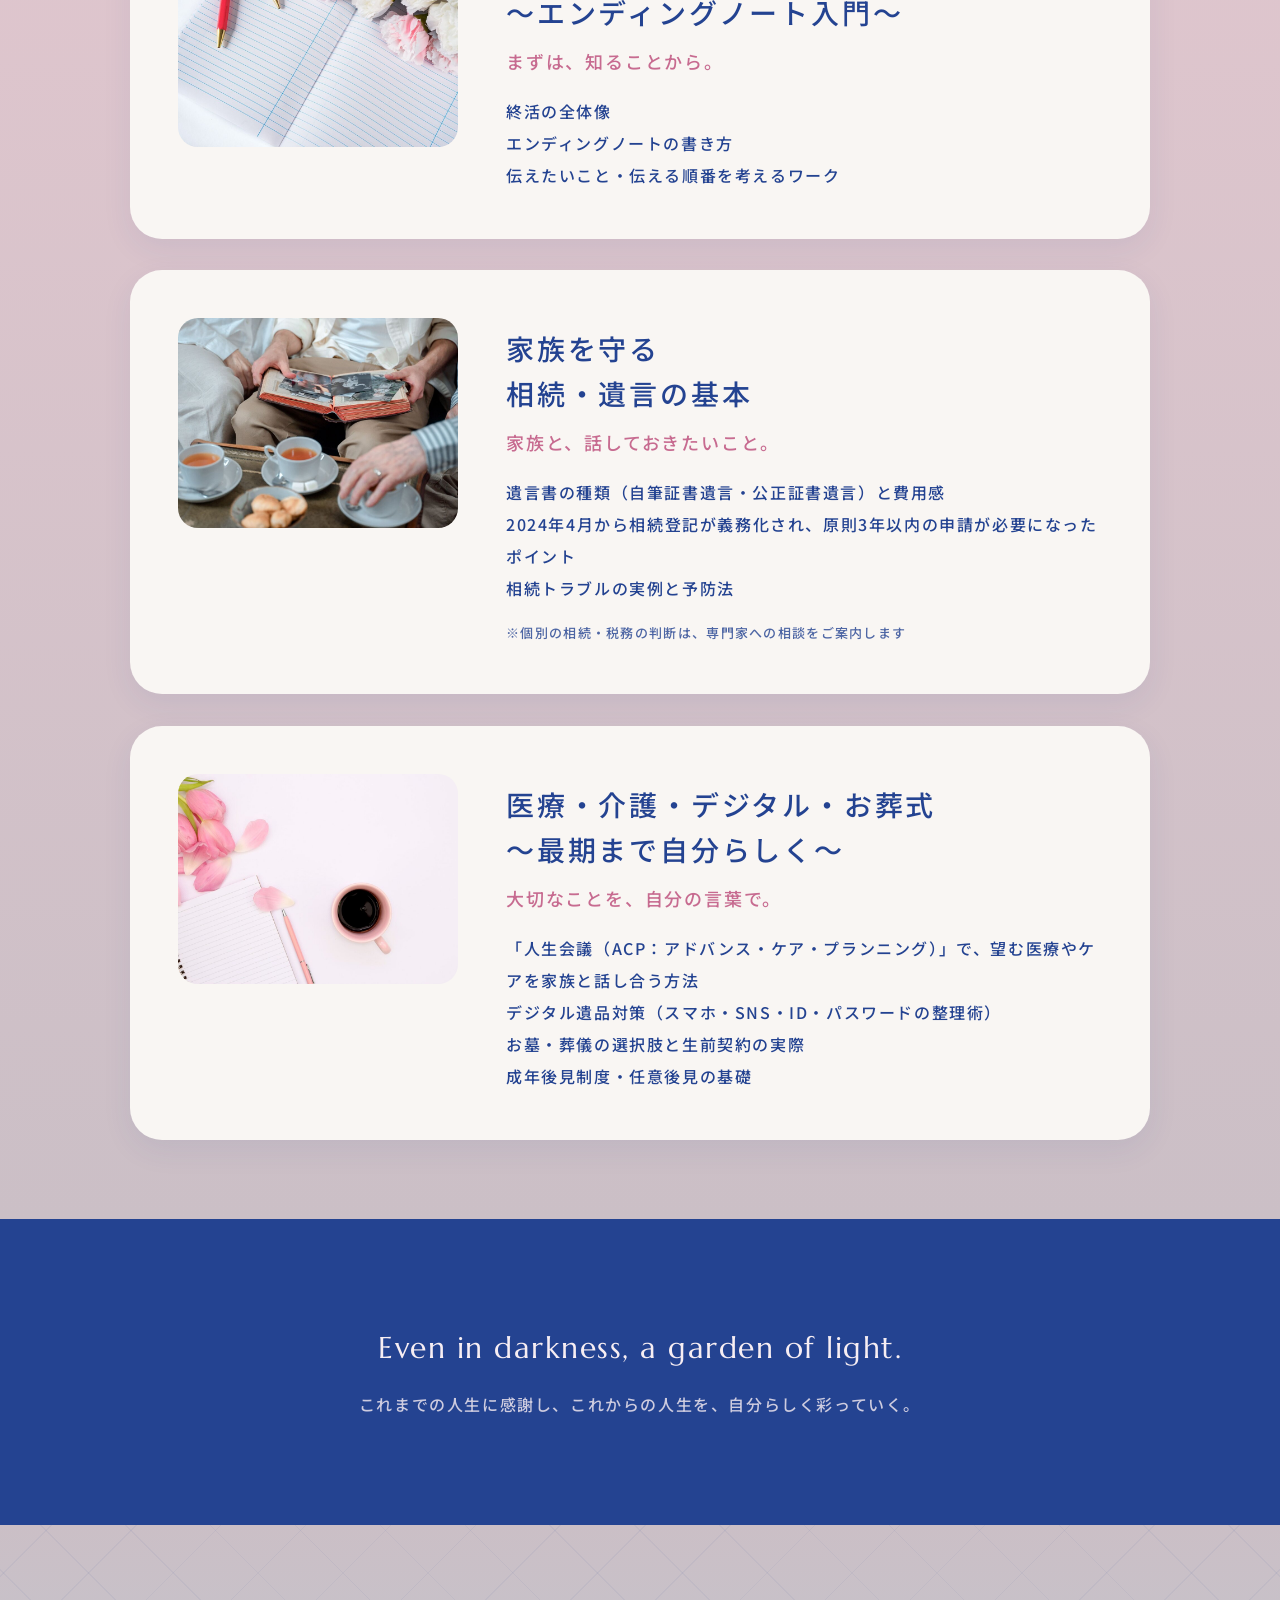
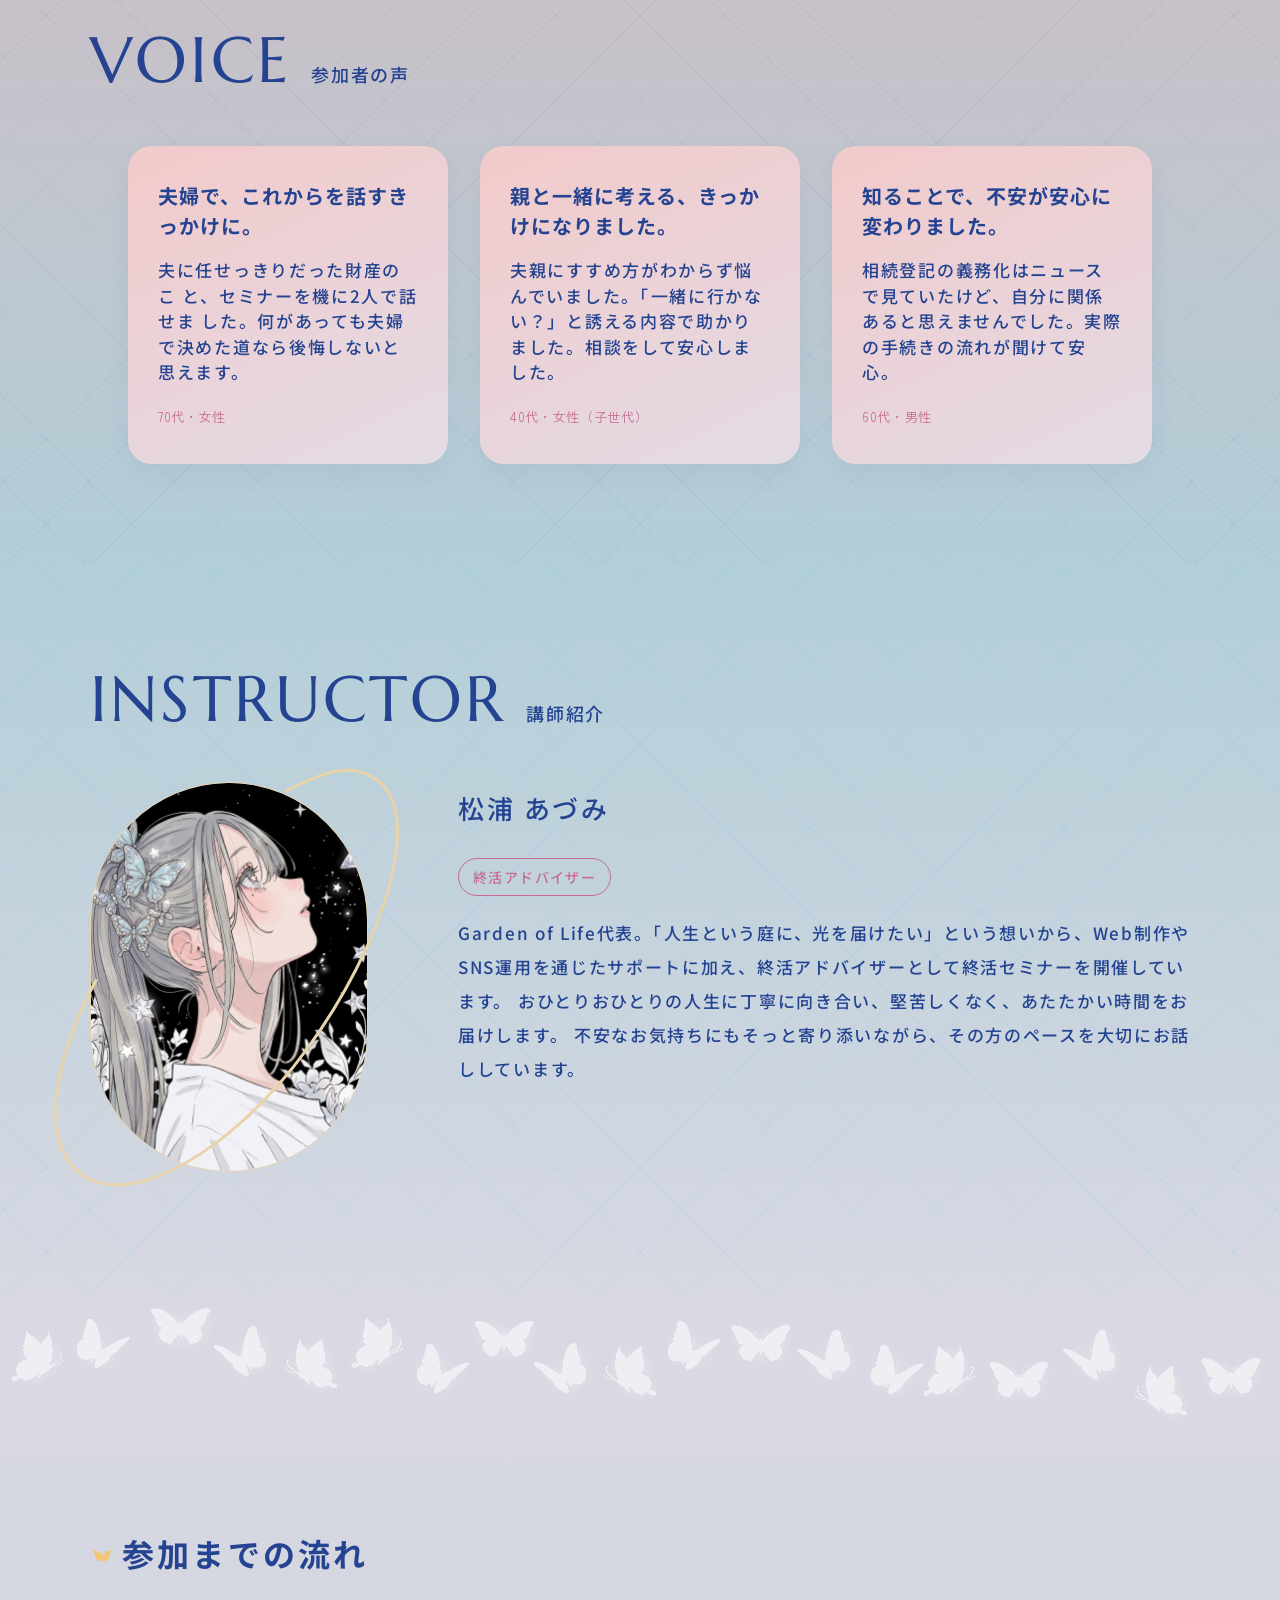
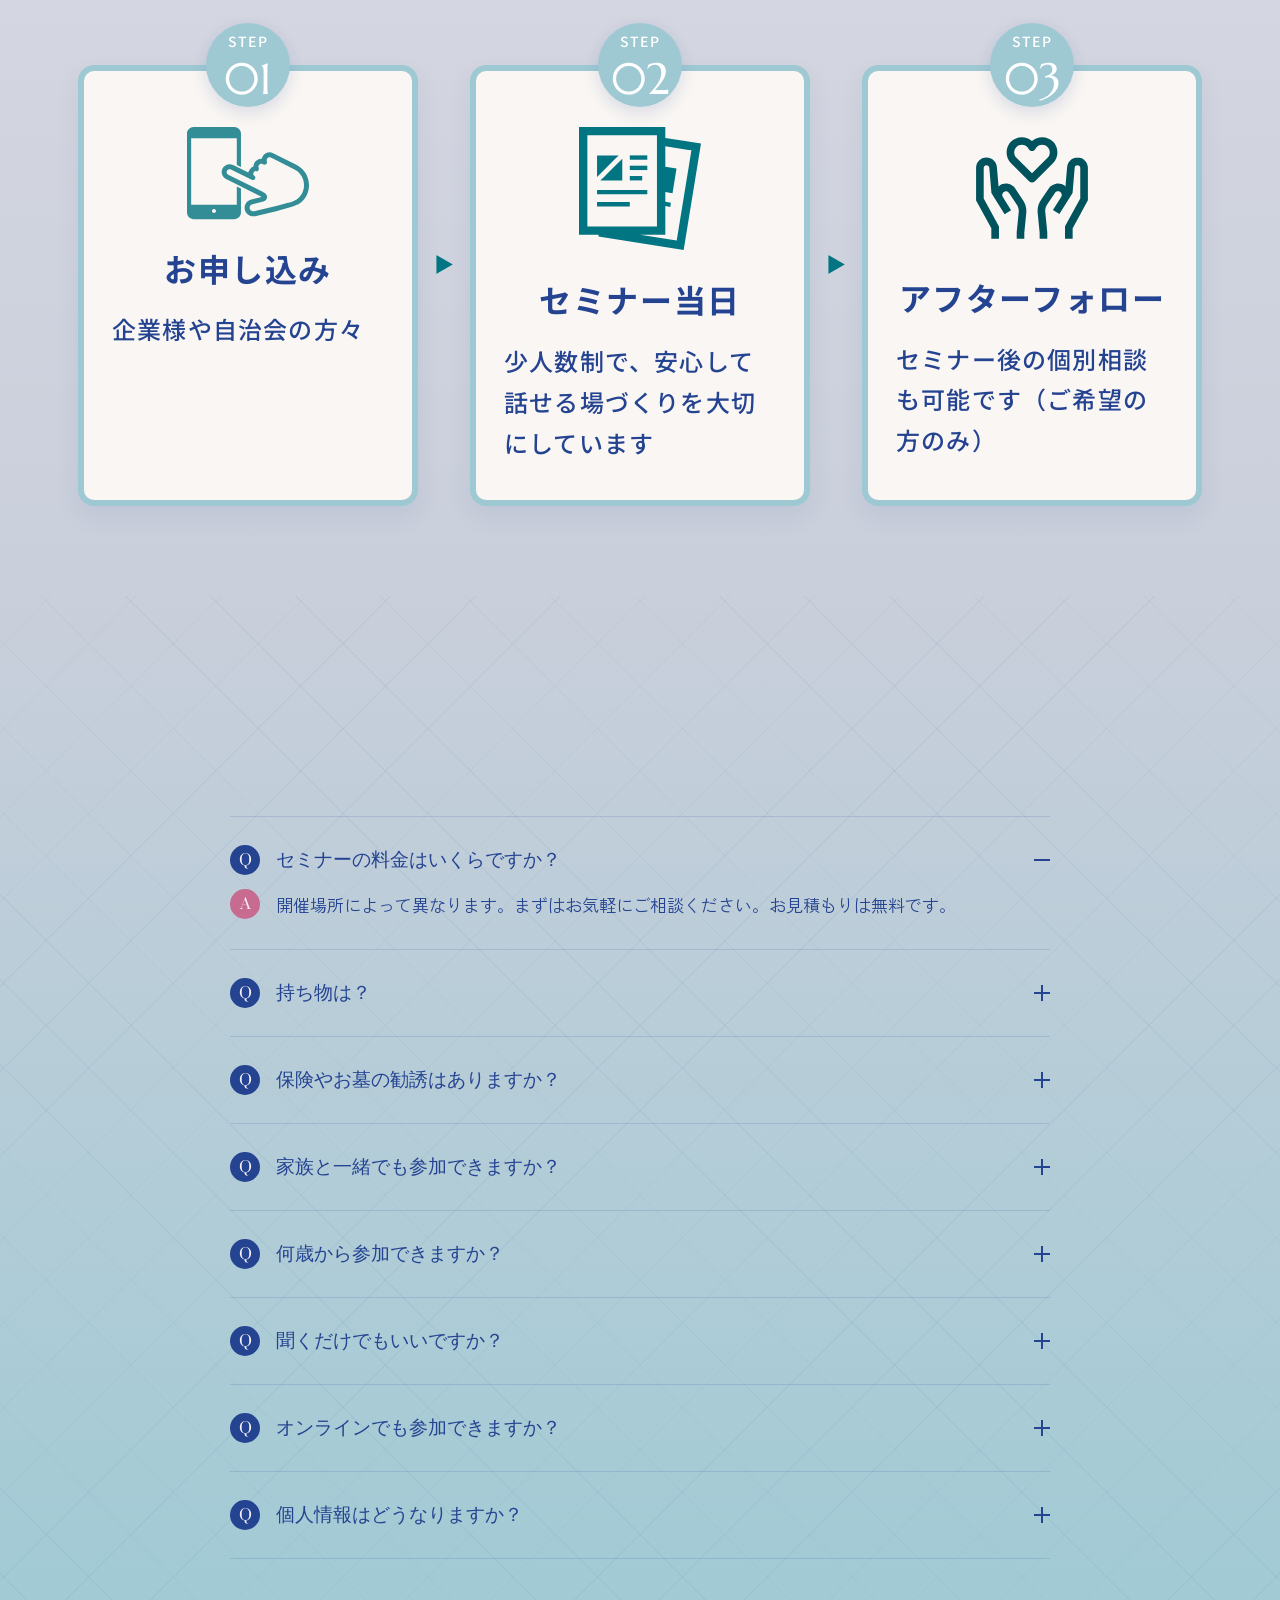
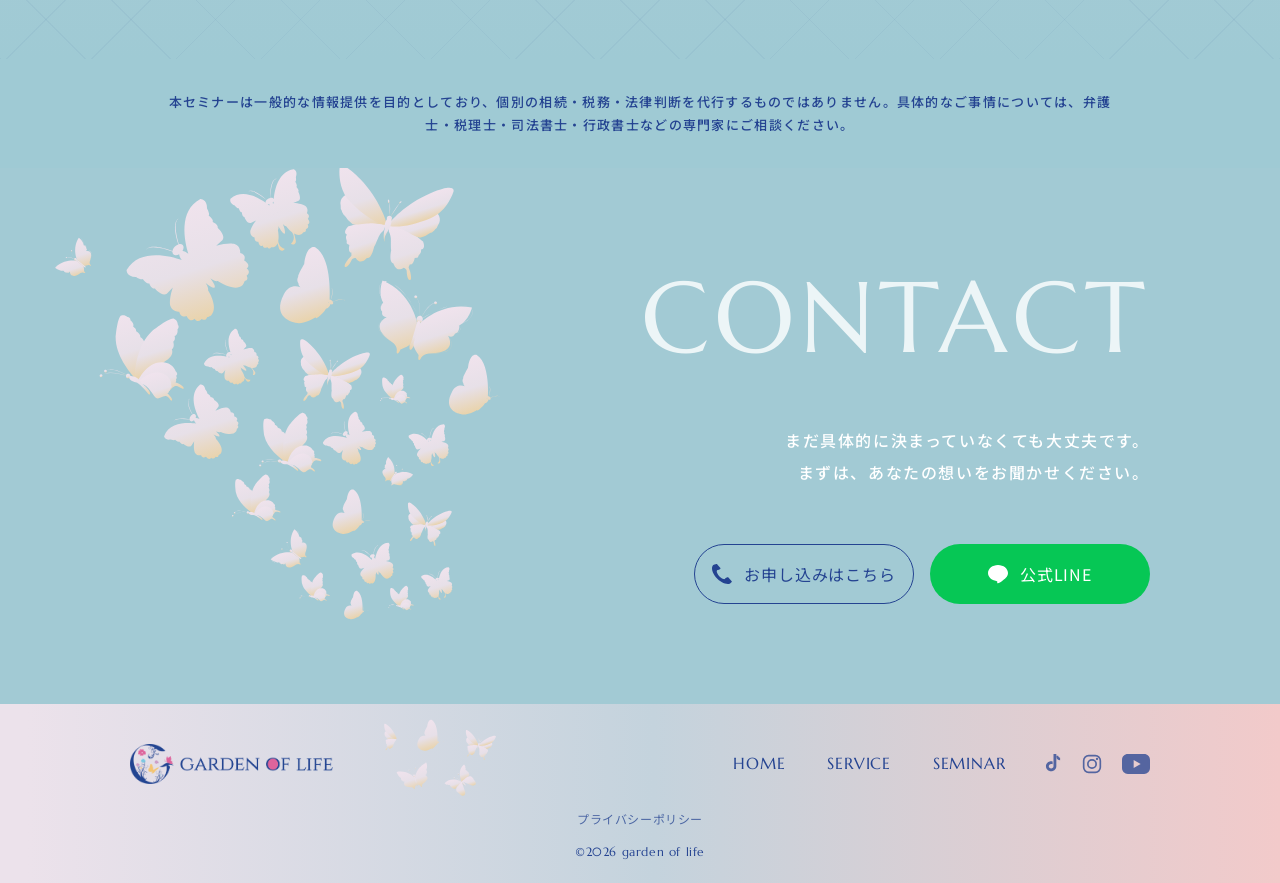
<file: seminar.html>
<!DOCTYPE html>
<html lang="ja">
<head>
	<!-- Google tag (gtag.js) -->
	<script async src="https://www.googletagmanager.com/gtag/js?id=G-D2WR6EQ0WW"></script>
	<script>
		window.dataLayer = window.dataLayer || [];
		function gtag() { dataLayer.push(arguments); }
		gtag('js', new Date());

		gtag('config', 'G-D2WR6EQ0WW');
	</script>
	<meta charset="UTF-8">
	<meta name="viewport" content="width=device-width, initial-scale=1.0">
	<script>document.documentElement.classList.add('js');</script>
	<title>終活セミナー | 姫路市のエンディングノート・相続講座 | Garden of Life</title>
	<meta name="description"
		content="姫路市で開催する終活セミナー。エンディングノートの書き方、相続・遺言の基本、人生会議（ACP）やデジタル遺品対策まで、終活アドバイザーがやさしく解説します。ご高齢の方もご家族もどうぞお気軽に。">
	<meta property="og:type" content="website">
	<meta property="og:locale" content="ja_JP">
	<meta property="og:site_name" content="Garden of Life">
	<meta property="og:title" content="終活セミナー | 姫路市のエンディングノート・相続講座 | Garden of Life">
	<meta property="og:description"
		content="姫路市で開催する終活セミナー。エンディングノートの書き方、相続・遺言の基本、人生会議（ACP）やデジタル遺品対策まで、終活アドバイザーがやさしく解説します。ご高齢の方もご家族もどうぞお気軽に。">
	<meta property="og:image" content="images/ogp.jpg">
	<meta name="twitter:card" content="summary_large_image">
	<link rel="icon" type="image/png" href="./images/favicon.png">
	<link rel="preconnect" href="https://fonts.googleapis.com">
	<link rel="preconnect" href="https://fonts.gstatic.com" crossorigin>
	<link
		href="https://fonts.googleapis.com/css2?family=Prata&family=Marcellus&family=Noto+Sans+JP:wght@400;500;700&family=Zen+Kaku+Gothic+Antique:wght@400;500;700&display=swap"
		rel="stylesheet">
	<link rel="stylesheet" href="./css/style.css">
</head>
<body class="seminar-page">
	<div class="page-transition" aria-hidden="true"></div>
	<header class="header" id="header">
		<div class="header__inner">
			<a href="index.html" class="header__logo">
				<img src="./images/logo-header.png" alt="Garden of Life">
			</a>
			<nav class="header__nav">
				<ul class="header__nav-list">
					<li><a href="index.html">
							<span class="en">HOME</span>
							<span class="ja">トップ</span>
						</a></li>
					<li><a href="service.html">
							<span class="en">SERVICE</span>
							<span class="ja">サービス</span>
						</a></li>
					<li><a href="seminar.html">
							<span class="en">SEMINAR</span>
							<span class="ja">セミナー</span>
						</a></li>
				</ul>
				<div class="header__actions">
					<a href="tel:07095104514" class="header__tel">
						<img src="./images/icon-phone.svg" alt="">
						<span>070-9510-4514</span>
					</a>
					<a href="https://lin.ee/QFpINyl" class="header__cta" target="_blank" rel="noopener">
						<img src="./images/icon-line-navy.svg" alt="">
						<span>CONTACT</span>
					</a>
				</div>
			</nav>
			<button class="header__hamburger" id="hamburger" aria-label="メニューを開く" aria-expanded="false">
				<span></span><span></span><span></span>
			</button>
		</div>
	</header>
	<nav class="sp-nav" id="spNav">
		<ul>
			<li><a href="index.html">トップ</a></li>
			<li><a href="service.html">サービス</a></li>
			<li><a href="seminar.html">セミナー</a></li>
		</ul>
		<div class="sp-nav__actions">
			<a href="tel:07095104514" class="header__tel">
				<img src="./images/icon-phone.svg" alt="">
				<span>070-9510-4514</span>
			</a>
			<a href="https://lin.ee/QFpINyl" class="header__cta" target="_blank" rel="noopener">
				<img src="./images/icon-line-navy.svg" alt="">
				<span>CONTACT</span>
			</a>
		</div>
	</nav>
	<main>
		<!-- PAGE HERO -->
		<section class="page-hero">
			<img src="./images/Layer_1.svg" alt="" class="page-hero__butterflies">
			<h1 class="page-hero__label reveal">SEMINAR</h1>
		</section>
		<!-- LEAD / キャッチコピー -->
		<section class="seminar-lead">
			<div class="seminar-lead__inner">
				<p class="seminar-lead__en reveal">A Gentle Hour for Your Story</p>
				<p class="seminar-lead__catch reveal">終活は「死の準備」ではありません。<br>自分らしく生きるための準備です。</p>
				<p class="seminar-lead__catch-sub reveal">大切な人に負担をかけないための、やさしい終活のはじめかた。</p>
				<p class="seminar-lead__text reveal"> 人生のしまい方を、家族と話せていますか。<br>
					エンディングノートから相続・医療のことまで、終活アドバイザーがやさしく解説します。<br><br> 法律や税金のお話は断定せず、必要に応じて専門家への相談をご案内します。<br>
					お電話でのお申し込みも承っておりますので、ご高齢の方もどうぞご安心ください。 </p>
				<div class="seminar-lead__cta">
					<a href="tel:07095104514" class="contact__btn reveal">
						<img src="./images/icon-phone.svg" alt="">
						<span>お申し込みはこちら</span>
					</a>
					<a href="https://lin.ee/QFpINyl" class="contact__btn contact__btn--line reveal" target="_blank"
						rel="noopener">
						<img src="./images/bubble.svg" alt="">
						<span>公式LINE</span>
					</a>
					<!-- <p class="seminar-lead__note">お電話でのお申し込みも承ります　070-9510-4514</p> -->
				</div>
			</div>
		</section>
		<!-- DATA -->
		<section class="data">
			<div class="data__inner">
				<h2 class="section-heading section-heading--row reveal">DATA <span
						class="section-heading__sub">終活、実は多くの方がこう感じています</span></h2>
				<div class="data__list">
					<div class="data__item reveal">
						<p class="data__num"><span class="data__num-prefix">約</span>2<span
								class="data__num-suffix">割</span></p>
						<p class="data__text">50代以上で、<br>すでに終活を始めている方の割合</p>
					</div>
					<div class="data__item reveal">
						<p class="data__num"><span class="data__num-prefix">約</span>8<span
								class="data__num-suffix">割</span></p>
						<p class="data__text">終活を始めていない方のうち、不安を感じている方の割合</p>
					</div>
					<div class="data__item reveal">
						<p class="data__num">60<span class="data__num-suffix">代</span></p>
						<p class="data__text">「終活を始めるのにふさわしい年代」として最も多い回答</p>
					</div>
				</div>
				<p class="data__source">※各種調査データより</p>
			</div>
		</section>
		<!-- WHO IT'S FOR -->
		<section class="reason">
			<div class="reason__inner">
				<h2 class="section-heading section-heading--row reveal">FOR YOU <span
						class="section-heading__sub">こんな方へ</span></h2>
				<div class="reason__list">
					<p class="reason__group-label reveal">ご本人へ（60〜70代）</p>
					<div class="reason__item reveal">
						<span class="reason__index">(01)</span>
						<h3 class="reason__title">家族に負担をかけたくない</h3>
						<p class="reason__text">親の訃報や介護の経験、健康診断の所見、還暦や古希の節目に、多くの方がそう感じ始めます。</p>
					</div>
					<div class="reason__item reveal">
						<span class="reason__index">(02)</span>
						<h3 class="reason__title">自分の希望を伝えられないまま終わらせたくない</h3>
						<p class="reason__text">エンディングノートで、想いを言葉にして残しておきませんか。</p>
					</div>
					<p class="reason__group-label reveal">ご家族へ（40〜50代）</p>
					<div class="reason__item reveal">
						<span class="reason__index">(03)</span>
						<h3 class="reason__title">親が何も決めていない</h3>
						<p class="reason__text">親の物忘れが気になり始めた、友人から心配の電話があった――そんな声をよくお聞きします。</p>
					</div>
					<div class="reason__item reveal">
						<span class="reason__index">(04)</span>
						<h3 class="reason__title">介護や相続について今のうちに整理しておきたい</h3>
						<p class="reason__text">ご自身の老後の備えとして、親子で一緒にご参加いただく方も増えています。</p>
					</div>
				</div>
			</div>
		</section>
		<!-- CURRICULUM -->
		<section class="work" id="curriculum">
			<div class="work__inner">
				<div class="work__head reveal">
					<p class="work__label">CURRICULUM</p>
					<h2 class="work__title">セミナーの内容</h2>
				</div>
				<div class="work__list">
					<article class="work-card reveal">
						<div class="work-card__image">
							<img src="./images/seminar/note.jpg" alt="エンディングノート入門のイメージ" loading="lazy" width="1000"
								height="750">
						</div>
						<div class="work-card__body">
							<h3 class="work-card__title">終活って何から始める？<br>〜エンディングノート入門〜</h3>
							<p class="work-card__catch">まずは、知ることから。</p>
							<ul class="work-card__points">
								<li>終活の全体像</li>
								<li>エンディングノートの書き方</li>
								<li>伝えたいこと・伝える順番を考えるワーク</li>
							</ul>
						</div>
					</article>
					<article class="work-card reveal">
						<div class="work-card__image">
							<img src="./images/seminar/family.jpg" alt="相続・遺言の基本のイメージ" loading="lazy" width="1000"
								height="750">
						</div>
						<div class="work-card__body">
							<h3 class="work-card__title">家族を守る<br>相続・遺言の基本</h3>
							<p class="work-card__catch">家族と、話しておきたいこと。</p>
							<ul class="work-card__points">
								<li>遺言書の種類（自筆証書遺言・公正証書遺言）と費用感</li>
								<li>2024年4月から相続登記が義務化され、原則3年以内の申請が必要になったポイント</li>
								<li>相続トラブルの実例と予防法</li>
							</ul>
							<p class="work-card__disclaimer">※個別の相続・税務の判断は、専門家への相談をご案内します</p>
						</div>
					</article>
					<article class="work-card reveal">
						<div class="work-card__image">
							<img src="./images/seminar/basics.jpg" alt="医療・介護・デジタル・お葬式のイメージ" loading="lazy" width="1000"
								height="750">
						</div>
						<div class="work-card__body">
							<h3 class="work-card__title">医療・介護・デジタル・お葬式<br>〜最期まで自分らしく〜</h3>
							<p class="work-card__catch">大切なことを、自分の言葉で。</p>
							<ul class="work-card__points">
								<li>「人生会議（ACP：アドバンス・ケア・プランニング）」で、望む医療やケアを家族と話し合う方法</li>
								<li>デジタル遺品対策（スマホ・SNS・ID・パスワードの整理術）</li>
								<li>お墓・葬儀の選択肢と生前契約の実際</li>
								<li>成年後見制度・任意後見の基礎</li>
							</ul>
						</div>
					</article>
				</div>
			</div>
		</section>
		<!-- HIGHLIGHT -->
		<div class="highlight-band">
			<p class="highlight-band__title reveal">Even in darkness, a garden of light.</p>
			<p class="highlight-band__text reveal">これまでの人生に感謝し、これからの人生を、自分らしく彩っていく。</p>
		</div>
		<!-- TESTIMONIAL -->
		<section class="testimonial">
			<div class="testimonial__inner">
				<h2 class="section-heading section-heading--row reveal">VOICE <span
						class="section-heading__sub">参加者の声</span></h2>
				<div class="testimonial__list">
					<div class="testimonial__card reveal">
						<p class="testimonial__headline">夫婦で、これからを話すきっかけに。</p>
						<p class="testimonial__text">夫に任せっきりだった財産のこ と、セミナーを機に2人で話せま した。何があっても夫婦で決めた道なら後悔しないと思えます。</p>
						<p class="testimonial__who">70代・女性</p>
					</div>
					<div class="testimonial__card reveal">
						<p class="testimonial__headline">親と一緒に考える、きっかけになりました。</p>
						<p class="testimonial__text">夫親にすすめ方がわからず悩んでいました。「一緒に行かない？」と誘える内容で助かりました。相談をして安心しました。</p>
						<p class="testimonial__who">40代・女性（子世代）</p>
					</div>
					<div class="testimonial__card reveal">
						<p class="testimonial__headline">知ることで、不安が安心に変わりました。</p>
						<p class="testimonial__text">相続登記の義務化はニュースで見ていたけど、自分に関係あると思えませんでした。実際の手続きの流れが聞けて安心。</p>
						<p class="testimonial__who">60代・男性</p>
					</div>
				</div>
			</div>
		</section>
		<!-- INSTRUCTOR -->
		<section class="about" id="instructor">
			<div class="about__inner">
				<h2 class="section-heading section-heading--row reveal">INSTRUCTOR <span
						class="section-heading__sub">講師紹介</span></h2>
				<div class="about__content">
					<div class="about__portrait-wrap reveal">
						<img src="./images/portrait-ring.svg" alt="" class="about__portrait-ring" aria-hidden="true">
						<div class="about__portrait">
							<img src="./images/portrait.png" alt="講師 松浦あづみ">
						</div>
					</div>
					<div class="about__bio reveal">
						<p class="about__bio-name">松浦 あづみ</p>
						<span class="about__bio-cred">終活アドバイザー</span>
						<p style="margin-top:20px;"> Garden of
							Life代表。「人生という庭に、光を届けたい」という想いから、Web制作やSNS運用を通じたサポートに加え、終活アドバイザーとして終活セミナーを開催しています。
							おひとりおひとりの人生に丁寧に向き合い、堅苦しくなく、あたたかい時間をお届けします。 不安なお気持ちにもそっと寄り添いながら、その方のペースを大切にお話ししています。</p>
					</div>
				</div>
			</div>
		</section>
		<div class="section-divider" aria-hidden="true">
			<img src="./images/butterfly_white.svg" alt="" class="section-divider__img">
		</div>
		<!-- FLOW -->
		<div class="seminar-flow-wrap">
			<div class="seminar-flow">
				<h2 class="seminar-flow__label reveal"><img src="./images/butterfly_yellow.svg" alt=""
						class="seminar-flow__deco">参加までの流れ</h2>
				<div class="seminar-flow__list">
					<div class="seminar-flow__step reveal">
						<div class="seminar-flow__badge">
							<span class="seminar-flow__badge-label">STEP</span>
							<span class="seminar-flow__badge-num">01</span>
						</div>
						<div class="seminar-flow__card">
							<img src="./images/seminar-flow/step1.svg" alt="" class="seminar-flow__icon">
							<p class="seminar-flow__title">お申し込み</p>
							<p class="seminar-flow__step-text">企業様や自治会の方々</p>
						</div>
					</div>
					<div class="seminar-flow__arrow" aria-hidden="true">▶</div>
					<div class="seminar-flow__step reveal">
						<div class="seminar-flow__badge">
							<span class="seminar-flow__badge-label">STEP</span>
							<span class="seminar-flow__badge-num">02</span>
						</div>
						<div class="seminar-flow__card">
							<img src="./images/seminar-flow/step2.svg" alt="" class="seminar-flow__icon">
							<p class="seminar-flow__title">セミナー当日</p>
							<p class="seminar-flow__step-text">少人数制で、安心して話せる場づくりを大切にしています</p>
						</div>
					</div>
					<div class="seminar-flow__arrow" aria-hidden="true">▶</div>
					<div class="seminar-flow__step reveal">
						<div class="seminar-flow__badge">
							<span class="seminar-flow__badge-label">STEP</span>
							<span class="seminar-flow__badge-num">03</span>
						</div>
						<div class="seminar-flow__card">
							<img src="./images/seminar-flow/step3.svg" alt="" class="seminar-flow__icon">
							<p class="seminar-flow__title">アフターフォロー</p>
							<p class="seminar-flow__step-text">セミナー後の個別相談も可能です（ご希望の方のみ）</p>
						</div>
					</div>
				</div>
			</div>
		</div>
		<!-- FAQ -->
		<section class="faq">
			<div class="faq__inner">
				<h2 class="section-heading section-heading--row reveal">FAQ <span
						class="section-heading__sub">よくある質問</span></h2>
				<div class="faq__list">
					<div class="faq__item reveal is-open">
						<button type="button" class="faq__q" aria-expanded="true">
							<span class="faq__q-mark">Q</span>
							<span class="faq__q-text">セミナーの料金はいくらですか？</span>
							<span class="faq__q-icon"></span>
						</button>
						<div class="faq__a-wrap">
							<p class="faq__a"><span class="faq__a-mark">A</span>開催場所によって異なります。まずはお気軽にご相談ください。お見積もりは無料です。
							</p>
						</div>
					</div>
					<div class="faq__item reveal">
						<button type="button" class="faq__q" aria-expanded="false">
							<span class="faq__q-mark">Q</span>
							<span class="faq__q-text">持ち物は？</span>
							<span class="faq__q-icon"></span>
						</button>
						<div class="faq__a-wrap">
							<p class="faq__a"><span class="faq__a-mark">A</span>筆記用具のみご持参ください。エンディングノートは進呈します。</p>
						</div>
					</div>
					<div class="faq__item reveal">
						<button type="button" class="faq__q" aria-expanded="false">
							<span class="faq__q-mark">Q</span>
							<span class="faq__q-text">保険やお墓の勧誘はありますか？</span>
							<span class="faq__q-icon"></span>
						</button>
						<div class="faq__a-wrap">
							<p class="faq__a"><span class="faq__a-mark">A</span>ありません。特定企業の商品販売・勧誘は一切行いません。</p>
						</div>
					</div>
					<div class="faq__item reveal">
						<button type="button" class="faq__q" aria-expanded="false">
							<span class="faq__q-mark">Q</span>
							<span class="faq__q-text">家族と一緒でも参加できますか？</span>
							<span class="faq__q-icon"></span>
						</button>
						<div class="faq__a-wrap">
							<p class="faq__a"><span class="faq__a-mark">A</span>もちろんです。親子・夫婦での参加が約3割を占めています。</p>
						</div>
					</div>
					<div class="faq__item reveal">
						<button type="button" class="faq__q" aria-expanded="false">
							<span class="faq__q-mark">Q</span>
							<span class="faq__q-text">何歳から参加できますか？</span>
							<span class="faq__q-icon"></span>
						</button>
						<div class="faq__a-wrap">
							<p class="faq__a"><span class="faq__a-mark">A</span>年齢制限はありません。40代以降のご参加が増えています。</p>
						</div>
					</div>
					<div class="faq__item reveal">
						<button type="button" class="faq__q" aria-expanded="false">
							<span class="faq__q-mark">Q</span>
							<span class="faq__q-text">聞くだけでもいいですか？</span>
							<span class="faq__q-icon"></span>
						</button>
						<div class="faq__a-wrap">
							<p class="faq__a"><span class="faq__a-mark">A</span>はい。ワークは任意参加です。</p>
						</div>
					</div>
					<div class="faq__item reveal">
						<button type="button" class="faq__q" aria-expanded="false">
							<span class="faq__q-mark">Q</span>
							<span class="faq__q-text">オンラインでも参加できますか？</span>
							<span class="faq__q-icon"></span>
						</button>
						<div class="faq__a-wrap">
							<p class="faq__a"><span class="faq__a-mark">A</span>できます。ZoomのURLを前日にお送りします。</p>
						</div>
					</div>
					<div class="faq__item reveal">
						<button type="button" class="faq__q" aria-expanded="false">
							<span class="faq__q-mark">Q</span>
							<span class="faq__q-text">個人情報はどうなりますか？</span>
							<span class="faq__q-icon"></span>
						</button>
						<div class="faq__a-wrap">
							<p class="faq__a"><span class="faq__a-mark">A</span>申込情報はセミナーの運営連絡のみに使用し、第三者提供はしません。</p>
						</div>
					</div>
				</div>
			</div>
		</section>
		<!-- 常時表示の但し書き -->
		<div class="disclaimer">
			<p>本セミナーは一般的な情報提供を目的としており、個別の相続・税務・法律判断を代行するものではありません。具体的なご事情については、弁護士・税理士・司法書士・行政書士などの専門家にご相談ください。</p>
		</div>
		<!-- CONTACT -->
		<section class="contact" id="contact">
			<img src="./images/contact-butterflies.svg" alt="" class="contact__butterflies">
			<div class="contact__inner">
				<h2 class="contact__heading reveal">CONTACT</h2>
				<p class="contact__text reveal">まだ具体的に決まっていなくても大丈夫です。<br>まずは、あなたの想いをお聞かせください。</p>
				<div class="contact__cta">
					<a href="tel:07095104514" class="contact__btn reveal">
						<img src="./images/icon-phone.svg" alt="">
						<span>お申し込みはこちら</span>
					</a>
					<a href="https://lin.ee/QFpINyl" class="contact__btn contact__btn--line reveal" target="_blank"
						rel="noopener">
						<img src="./images/bubble.svg" alt="">
						<span>公式LINE</span>
					</a>
				</div>
			</div>
		</section>
	</main>
	<footer class="footer">
		<div class="deco-butterflies" aria-hidden="true">
			<img class="footer__butterflies-img" src="./images/footer-butterflies.svg" alt="">
		</div>
		<div class="footer__inner">
			<a href="index.html" class="footer__logo">
				<img src="./images/logo-header.png" alt="Garden of Life">
			</a>
			<div class="footer__right">
				<nav class="footer__nav">
					<a href="index.html">
						<span class="en">HOME</span>
						<span class="ja">トップ</span>
					</a>
					<a href="service.html">
						<span class="en">SERVICE</span>
						<span class="ja">サービス</span>
					</a>
					<a href="seminar.html">
						<span class="en">SEMINAR</span>
						<span class="ja">セミナー</span>
					</a>
				</nav>
				<div class="footer__sns">
					<a href="https://www.tiktok.com/@garden.of.life4" target="_blank" rel="noopener"
						aria-label="TikTok">
						<img src="./images/icon-tiktok.svg" alt="">
					</a>
					<a href="https://www.instagram.com/turtle.8694522" target="_blank" rel="noopener"
						aria-label="Instagram">
						<img src="./images/icon-instagram.svg" alt="">
					</a>
					<a href="https://youtube.com/@gardenoflife-w2s" target="_blank" rel="noopener" aria-label="YouTube">
						<img src="./images/icon-youtube.svg" alt="">
					</a>
				</div>
			</div>
		</div>
		<p class="footer__legal"><a href="privacy.html">プライバシーポリシー</a></p>
		<p class="footer__copyright">©2026 garden of life</p>
	</footer>
	<script src="./js/script.js"></script>
</body>
</html>
</file>
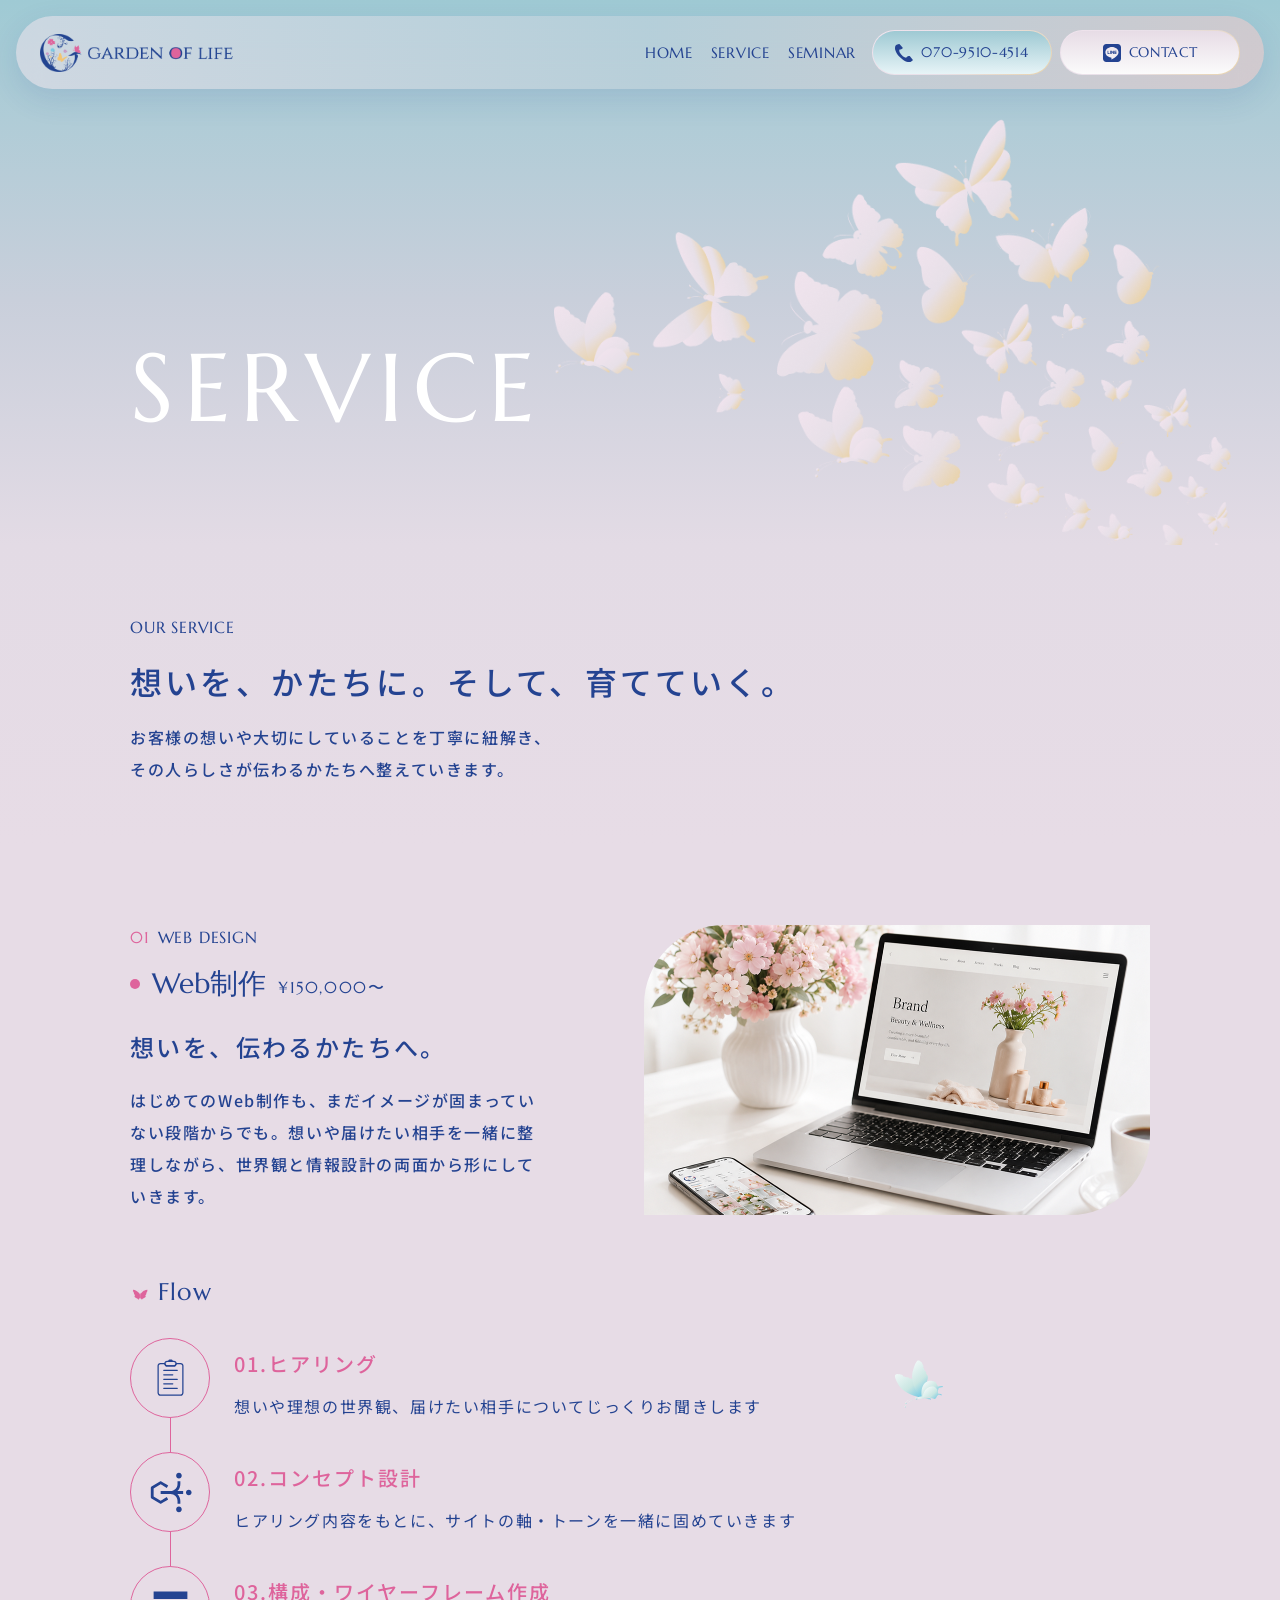
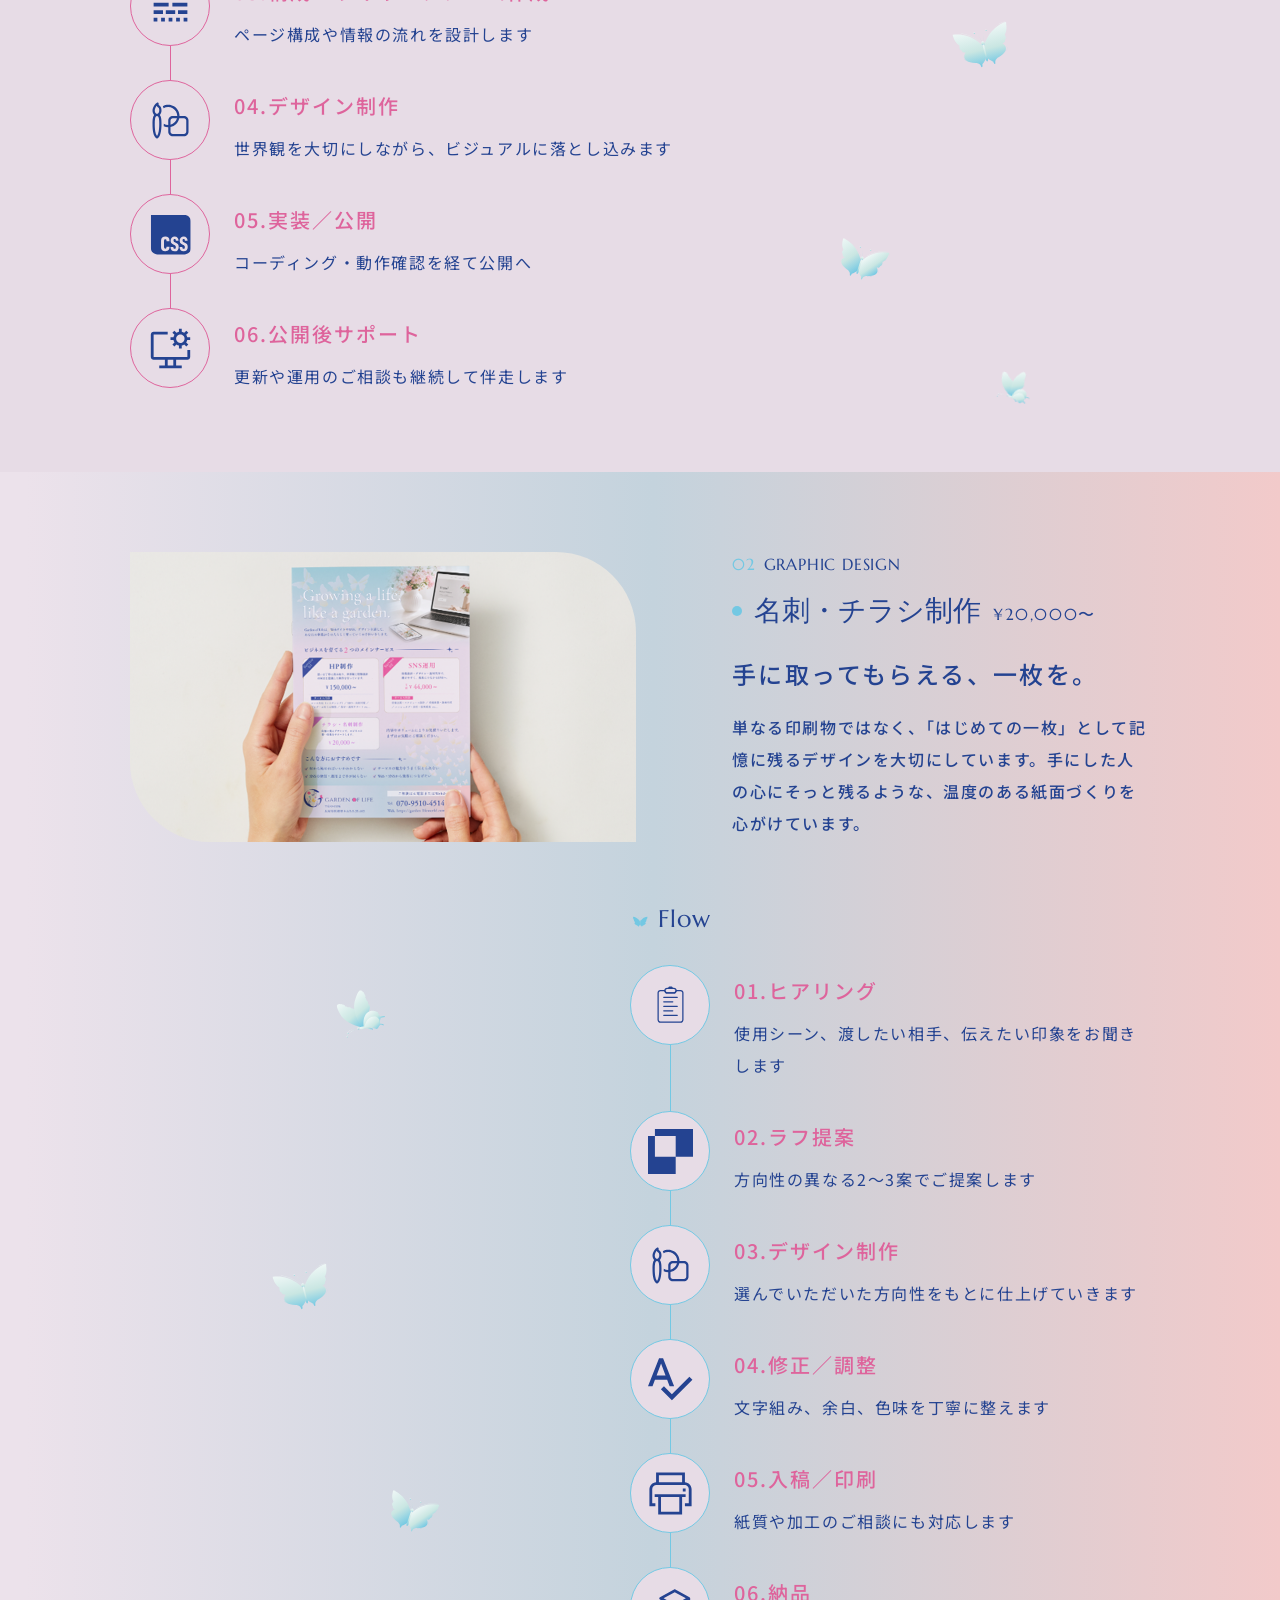
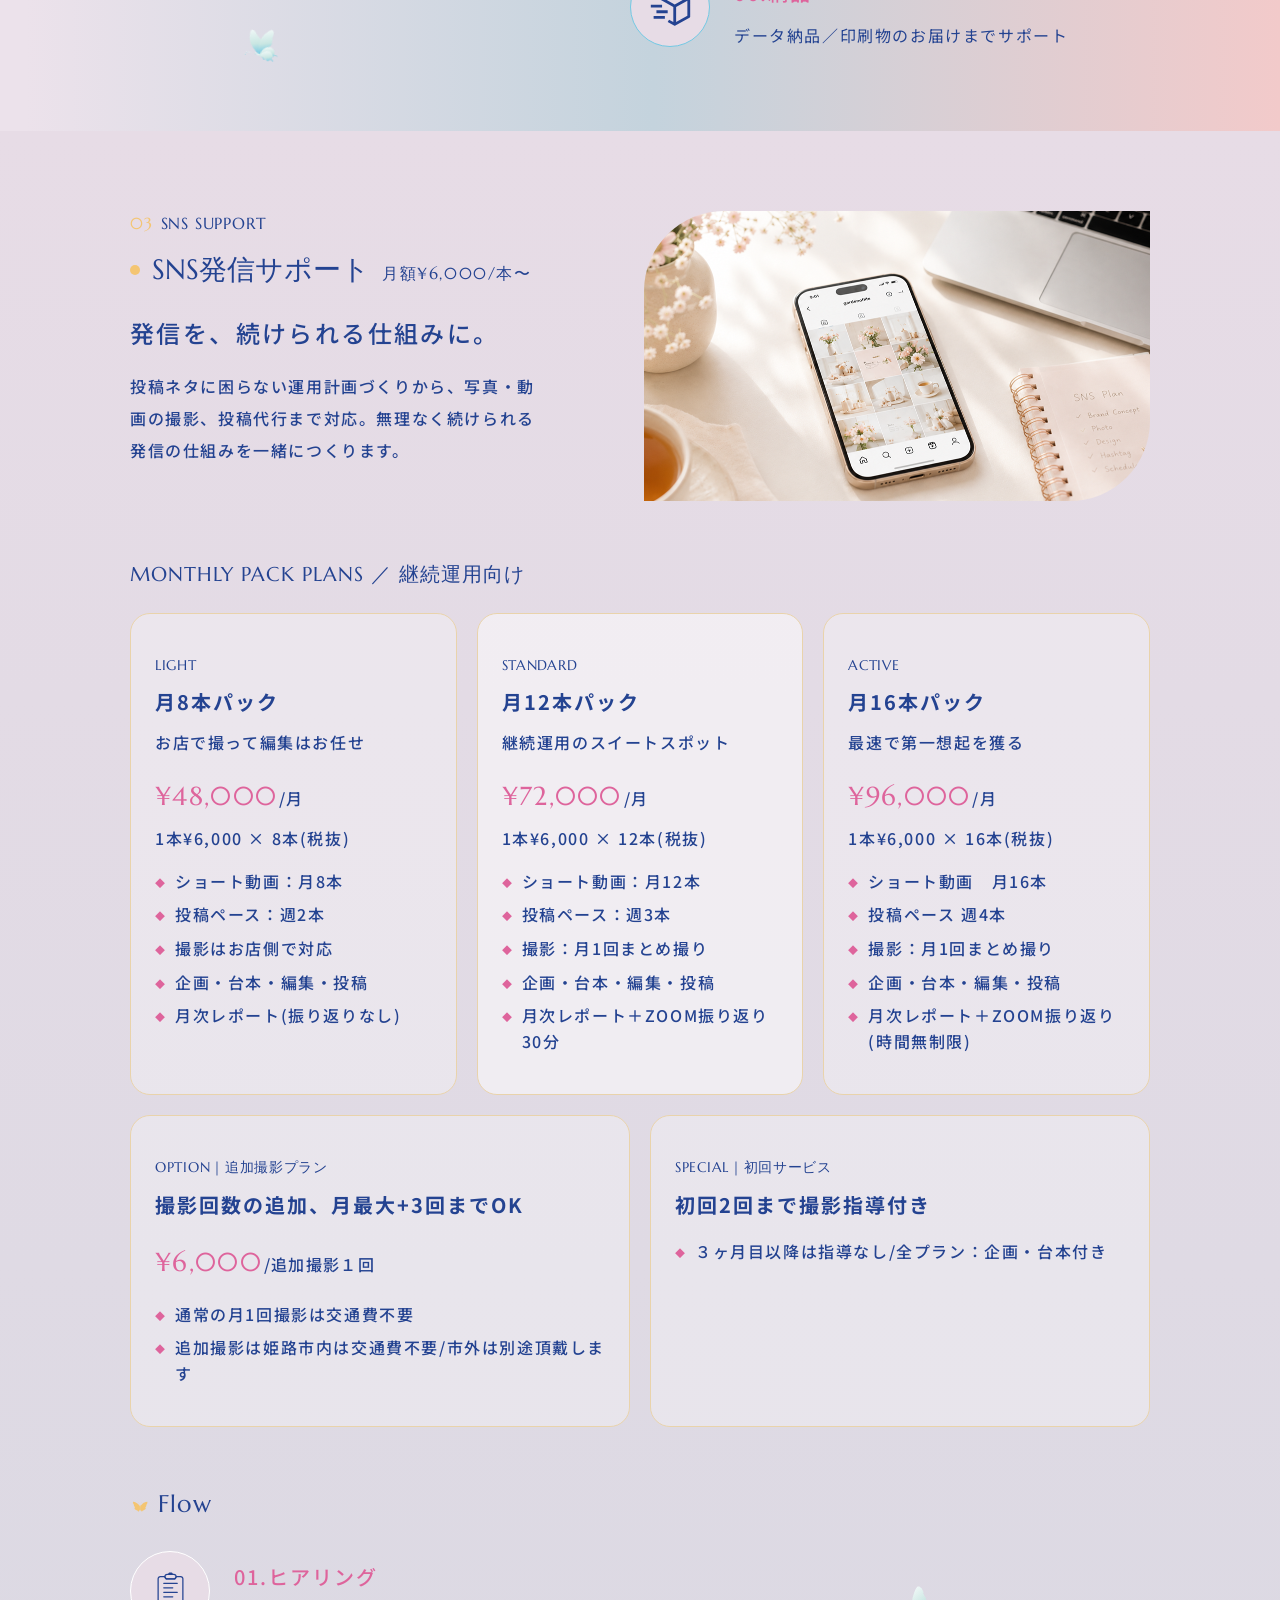
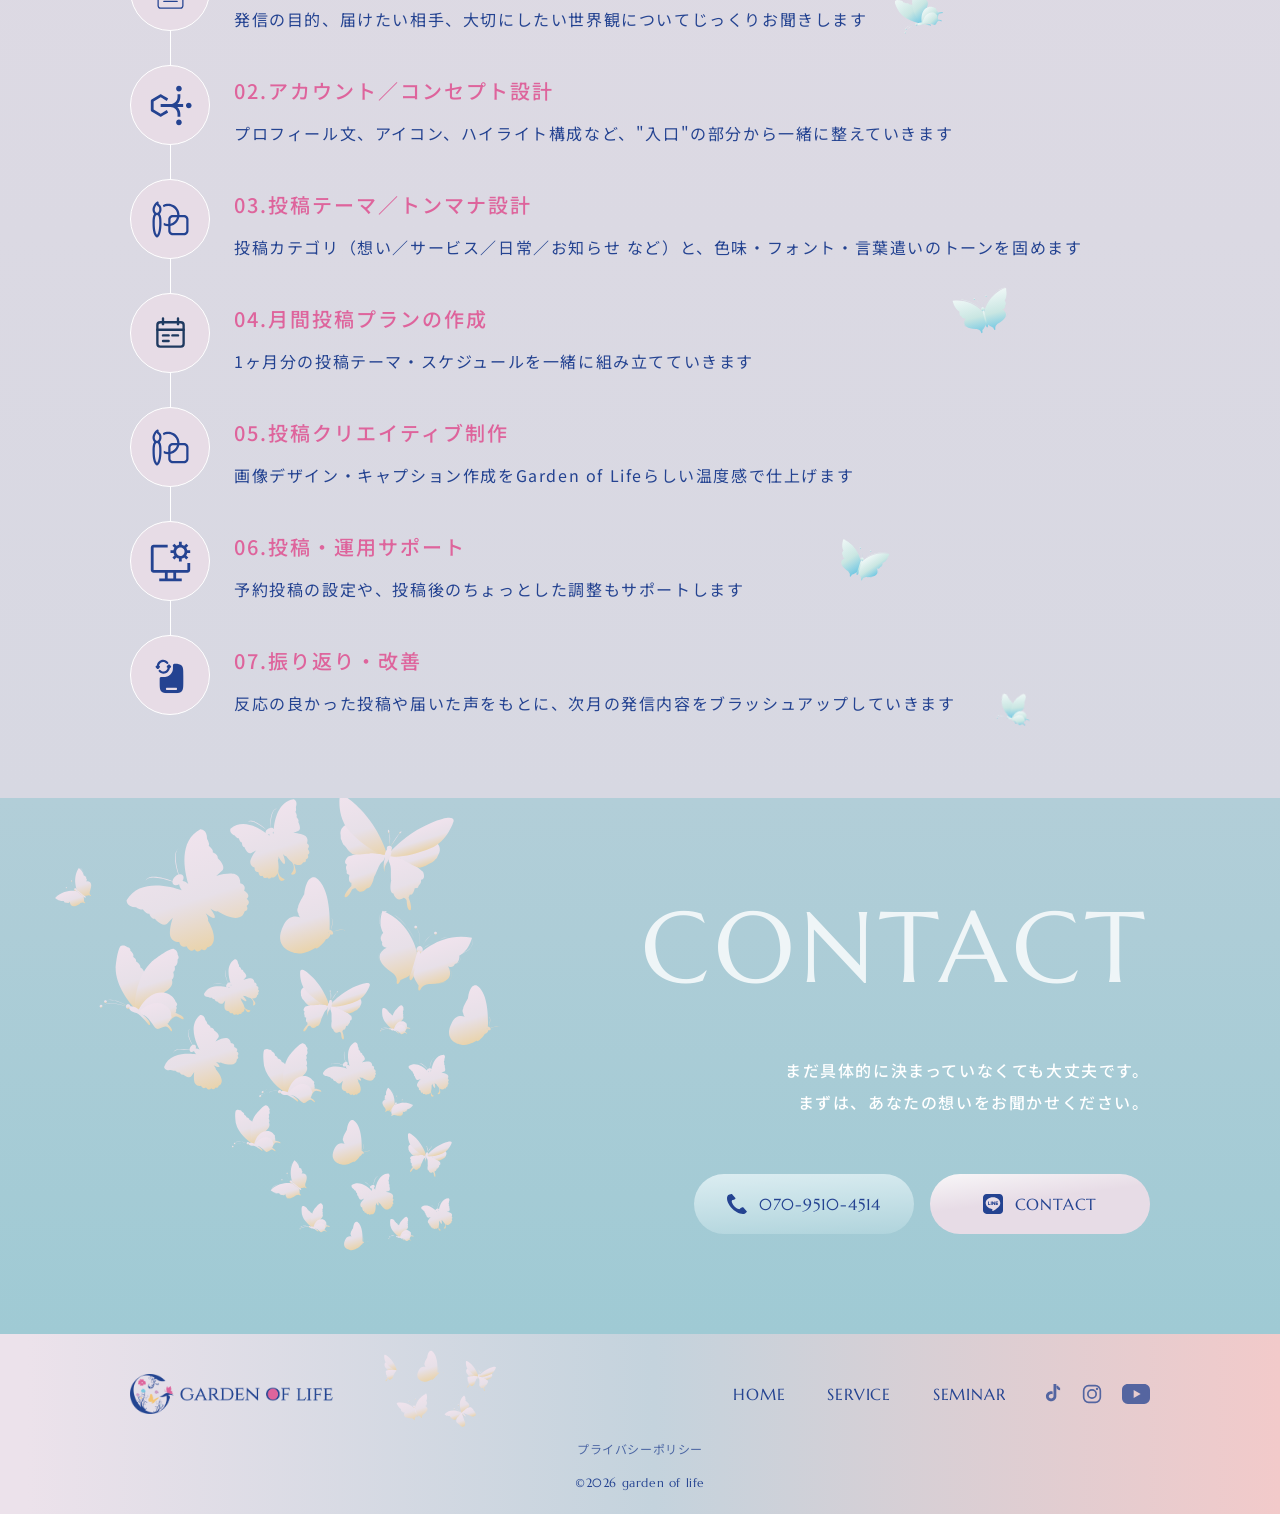
<file: service.html>
<!DOCTYPE html>
<html lang="ja">
<head>
	<!-- Google tag (gtag.js) -->
	<script async src="https://www.googletagmanager.com/gtag/js?id=G-D2WR6EQ0WW"></script>
	<script>
		window.dataLayer = window.dataLayer || [];
		function gtag() { dataLayer.push(arguments); }
		gtag('js', new Date());

		gtag('config', 'G-D2WR6EQ0WW');
	</script>
	<meta charset="UTF-8">
	<meta name="viewport" content="width=device-width, initial-scale=1.0">
	<script>document.documentElement.classList.add('js');</script>
	<title>SERVICE | Garden of Life</title>
	<meta name="description"
		content="Garden of LifeのSERVICEページ。Web制作・チラシ制作などのデザイン制作から、Instagram・LINEなどのSNS運用サポートまで、ヒアリングに基づいた丁寧なものづくりをご提供します。">
	<meta property="og:type" content="website">
	<meta property="og:locale" content="ja_JP">
	<meta property="og:site_name" content="Garden of Life">
	<meta property="og:title" content="SERVICE | Garden of Life">
	<meta property="og:description"
		content="Garden of LifeのSERVICEページ。Web制作・チラシ制作などのデザイン制作から、Instagram・LINEなどのSNS運用サポートまで、ヒアリングに基づいた丁寧なものづくりをご提供します。">
	<meta property="og:image" content="images/ogp.jpg">
	<meta name="twitter:card" content="summary_large_image">
	<link rel="icon" type="image/png" href="./images/favicon.png">
	<link rel="preconnect" href="https://fonts.googleapis.com">
	<link rel="preconnect" href="https://fonts.gstatic.com" crossorigin>
	<link
		href="https://fonts.googleapis.com/css2?family=Prata&family=Marcellus&family=Noto+Sans+JP:wght@400;500;700&family=Zen+Kaku+Gothic+Antique:wght@400;500;700&display=swap"
		rel="stylesheet">
	<link rel="stylesheet" href="./css/style.css">
</head>
<body>
	<div class="page-transition" aria-hidden="true"></div>
	<header class="header" id="header">
		<div class="header__inner">
			<a href="index.html" class="header__logo">
				<img src="./images/logo-header.png" alt="Garden of Life">
			</a>
			<nav class="header__nav">
				<ul class="header__nav-list">
					<li><a href="index.html">
							<span class="en">HOME</span>
							<span class="ja">トップ</span>
						</a></li>
					<li><a href="service.html">
							<span class="en">SERVICE</span>
							<span class="ja">サービス</span>
						</a></li>
					<li><a href="seminar.html">
							<span class="en">SEMINAR</span>
							<span class="ja">セミナー</span>
						</a></li>
				</ul>
				<div class="header__actions">
					<a href="tel:07095104514" class="header__tel">
						<img src="./images/icon-phone.svg" alt="">
						<span>070-9510-4514</span>
					</a>
					<a href="https://lin.ee/QFpINyl" class="header__cta" target="_blank" rel="noopener">
						<img src="./images/icon-line-navy.svg" alt="">
						<span>CONTACT</span>
					</a>
				</div>
			</nav>
			<button class="header__hamburger" id="hamburger" aria-label="メニューを開く" aria-expanded="false">
				<span></span><span></span><span></span>
			</button>
		</div>
	</header>
	<nav class="sp-nav" id="spNav">
		<ul>
			<li><a href="index.html">トップ</a></li>
			<li><a href="service.html">サービス</a></li>
			<li><a href="seminar.html">セミナー</a></li>
		</ul>
		<div class="sp-nav__actions">
			<a href="tel:07095104514" class="header__tel">
				<img src="./images/icon-phone.svg" alt="">
				<span>070-9510-4514</span>
			</a>
			<a href="https://lin.ee/QFpINyl" class="header__cta" target="_blank" rel="noopener">
				<img src="./images/icon-line-navy.svg" alt="">
				<span>CONTACT</span>
			</a>
		</div>
	</nav>
	<main>
		<!-- PAGE HERO -->
		<section class="page-hero">
			<img src="./images/Layer_1.svg" alt="" class="page-hero__butterflies">
			<h1 class="page-hero__label reveal">SERVICE</h1>
		</section>
		<!-- SERVICE INTRO -->
		<section class="service-intro">
			<div class="service-intro__inner reveal">
				<p class="service-intro__label">OUR SERVICE</p>
				<h2 class="service-intro__heading">想いを、かたちに。そして、育てていく。</h2>
				<p class="service-intro__text">お客様の想いや大切にしていることを丁寧に紐解き、<br>その人らしさが伝わるかたちへ整えていきます。</p>
			</div>
		</section>
		<!-- WORK: Web Design -->
		<section class="work work--web" id="design">
			<div class="work__inner">
				<div class="work__list">
					<article class="work-card work-card--web reveal">
						<div class="work-card__top">
							<div class="work-card__image">
								<img src="./images/web_design.png" alt="Web制作のイメージ" loading="lazy" width="1011"
									height="580">
							</div>
							<div class="work-card__body">
								<p class="work-card__eyebrow"><span class="work-card__num">01</span>WEB DESIGN</p>
								<h3 class="work-card__title"><span class="work-card__dot"
										aria-hidden="true"></span>Web制作 <span class="work-card__price">¥150,000〜</span>
								</h3>
								<p class="work-card__catch">想いを、伝わるかたちへ。</p>
								<p class="work-card__text">
									はじめてのWeb制作も、まだイメージが固まっていない段階からでも。想いや届けたい相手を一緒に整理しながら、世界観と情報設計の両面から形にしていきます。</p>
							</div>
						</div>
						<div class="flow">
							<img src="./images/deco-butterfly-a.svg" alt="" class="flow__butterfly flow__butterfly--1">
							<img src="./images/deco-butterfly-b.svg" alt="" class="flow__butterfly flow__butterfly--2">
							<img src="./images/deco-butterfly-c.svg" alt="" class="flow__butterfly flow__butterfly--3">
							<img src="./images/deco-butterfly-a.svg" alt="" class="flow__butterfly flow__butterfly--4">
							<img src="./images/butterfly_pink.svg" alt="" class="flow__deco"><span
								class="flow__label">Flow</span>
							<ol class="flow__list">
								<li class="flow__step reveal">
									<span class="flow__step-icon"><img src="./images/flow/flow-icon-hearing.svg"
											alt=""></span>
									<div class="flow__step-body">
										<p class="flow__step-title">01.ヒアリング</p>
										<p class="flow__step-text">想いや理想の世界観、届けたい相手についてじっくりお聞きします</p>
									</div>
								</li>
								<li class="flow__step reveal">
									<span class="flow__step-icon"><img src="./images/flow/flow-icon-concept.svg"
											alt=""></span>
									<div class="flow__step-body">
										<p class="flow__step-title">02.コンセプト設計</p>
										<p class="flow__step-text">ヒアリング内容をもとに、サイトの軸・トーンを一緒に固めていきます</p>
									</div>
								</li>
								<li class="flow__step reveal">
									<span class="flow__step-icon"><img src="./images/flow/flow-icon-wireframe.svg"
											alt=""></span>
									<div class="flow__step-body">
										<p class="flow__step-title">03.構成・ワイヤーフレーム作成</p>
										<p class="flow__step-text">ページ構成や情報の流れを設計します</p>
									</div>
								</li>
								<li class="flow__step reveal">
									<span class="flow__step-icon"><img src="./images/flow/flow-icon-design.svg"
											alt=""></span>
									<div class="flow__step-body">
										<p class="flow__step-title">04.デザイン制作</p>
										<p class="flow__step-text">世界観を大切にしながら、ビジュアルに落とし込みます</p>
									</div>
								</li>
								<li class="flow__step reveal">
									<span class="flow__step-icon"><img src="./images/flow/flow-icon-coding.svg"
											alt=""></span>
									<div class="flow__step-body">
										<p class="flow__step-title">05.実装／公開</p>
										<p class="flow__step-text">コーディング・動作確認を経て公開へ</p>
									</div>
								</li>
								<li class="flow__step reveal">
									<span class="flow__step-icon"><img src="./images/flow/flow-icon-support.svg"
											alt=""></span>
									<div class="flow__step-body">
										<p class="flow__step-title">06.公開後サポート</p>
										<p class="flow__step-text">更新や運用のご相談も継続して伴走します</p>
									</div>
								</li>
							</ol>
						</div>
					</article>
				</div>
			</div>
		</section>
		<!-- WORK: Graphic Design -->
		<section class="work work--graphic">
			<div class="work__inner">
				<div class="work__list">
					<article class="work-card work-card--graphic reveal">
						<div class="work-card__top">
							<div class="work-card__image">
								<img src="./images/graphic_design.png" alt="チラシ制作のイメージ" loading="lazy" width="1012"
									height="580">
							</div>
							<div class="work-card__body">
								<p class="work-card__eyebrow"><span class="work-card__num">02</span>GRAPHIC DESIGN</p>
								<h3 class="work-card__title"><span class="work-card__dot"
										aria-hidden="true"></span>名刺・チラシ制作 <span
										class="work-card__price">¥20,000〜</span></h3>
								<p class="work-card__catch">手に取ってもらえる、一枚を。</p>
								<p class="work-card__text">
									単なる印刷物ではなく、「はじめての一枚」として記憶に残るデザインを大切にしています。手にした人の心にそっと残るような、温度のある紙面づくりを心がけています。</p>
							</div>
						</div>
						<div class="flow">
							<img src="./images/deco-butterfly-a.svg" alt="" class="flow__butterfly flow__butterfly--1">
							<img src="./images/deco-butterfly-b.svg" alt="" class="flow__butterfly flow__butterfly--2">
							<img src="./images/deco-butterfly-c.svg" alt="" class="flow__butterfly flow__butterfly--3">
							<img src="./images/deco-butterfly-a.svg" alt="" class="flow__butterfly flow__butterfly--4">
							<img src="./images/butterfly_blue.svg" alt="" class="flow__deco"><span
								class="flow__label">Flow</span>
							<ol class="flow__list">
								<li class="flow__step reveal">
									<span class="flow__step-icon"><img src="./images/flow/flow-icon-hearing.svg"
											alt=""></span>
									<div class="flow__step-body">
										<p class="flow__step-title">01.ヒアリング</p>
										<p class="flow__step-text">使用シーン、渡したい相手、伝えたい印象をお聞きします</p>
									</div>
								</li>
								<li class="flow__step reveal">
									<span class="flow__step-icon"><img src="./images/flow/flow-icon-proposal.svg"
											alt=""></span>
									<div class="flow__step-body">
										<p class="flow__step-title">02.ラフ提案</p>
										<p class="flow__step-text">方向性の異なる2〜3案でご提案します</p>
									</div>
								</li>
								<li class="flow__step reveal">
									<span class="flow__step-icon"><img src="./images/flow/flow-icon-design.svg"
											alt=""></span>
									<div class="flow__step-body">
										<p class="flow__step-title">03.デザイン制作</p>
										<p class="flow__step-text">選んでいただいた方向性をもとに仕上げていきます</p>
									</div>
								</li>
								<li class="flow__step reveal">
									<span class="flow__step-icon"><img src="./images/flow/flow-icon-adjust.svg"
											alt=""></span>
									<div class="flow__step-body">
										<p class="flow__step-title">04.修正／調整</p>
										<p class="flow__step-text">文字組み、余白、色味を丁寧に整えます</p>
									</div>
								</li>
								<li class="flow__step reveal">
									<span class="flow__step-icon"><img src="./images/flow/flow-icon-print.svg"
											alt=""></span>
									<div class="flow__step-body">
										<p class="flow__step-title">05.入稿／印刷</p>
										<p class="flow__step-text">紙質や加工のご相談にも対応します</p>
									</div>
								</li>
								<li class="flow__step reveal">
									<span class="flow__step-icon"><img src="./images/flow/flow-icon-delivery.svg"
											alt=""></span>
									<div class="flow__step-body">
										<p class="flow__step-title">06.納品</p>
										<p class="flow__step-text">データ納品／印刷物のお届けまでサポート</p>
									</div>
								</li>
							</ol>
						</div>
					</article>
				</div>
			</div>
		</section>
		<!-- WORK: SNS -->
		<section class="work work--sns" id="sns">
			<div class="work__inner">
				<div class="work__list" style="margin-bottom:0;">
					<article class="work-card work-card--sns reveal">
						<div class="work-card__top">
							<div class="work-card__image">
								<img src="./images/sns_support.png" alt="SNS運用のイメージ" loading="lazy" width="1011"
									height="580">
							</div>
							<div class="work-card__body">
								<p class="work-card__eyebrow"><span class="work-card__num">03</span>SNS SUPPORT</p>
								<h3 class="work-card__title"><span class="work-card__dot"
										aria-hidden="true"></span>SNS発信サポート <span
										class="work-card__price">月額¥6,000/本〜</span></h3>
								<p class="work-card__catch">発信を、続けられる仕組みに。</p>
								<p class="work-card__text">
									投稿ネタに困らない運用計画づくりから、写真・動画の撮影、投稿代行まで対応。無理なく続けられる発信の仕組みを一緒につくります。</p>
							</div>
						</div>
						<div class="plans">
							<p class="plans__label">MONTHLY PACK PLANS ／ 継続運用向け</p>
							<div class="plans__list">
								<div class="plan-card">
									<p class="plan-card__tag">LIGHT</p>
									<p class="plan-card__name">月8本パック</p>
									<p class="plan-card__catch">お店で撮って編集はお任せ</p>
									<p class="plan-card__price">¥48,000<span>/月</span></p>
									<p class="plan-card__unit">1本¥6,000 × 8本(税抜)</p>
									<ul class="plan-card__list">
										<li>ショート動画：月8本</li>
										<li>投稿ペース：週2本</li>
										<li>撮影はお店側で対応</li>
										<li>企画・台本・編集・投稿</li>
										<li>月次レポート(振り返りなし)</li>
									</ul>
								</div>
								<div class="plan-card plan-card--featured">
									<p class="plan-card__tag">STANDARD</p>
									<p class="plan-card__name">月12本パック</p>
									<p class="plan-card__catch">継続運用のスイートスポット</p>
									<p class="plan-card__price">¥72,000<span>/月</span></p>
									<p class="plan-card__unit">1本¥6,000 × 12本(税抜)</p>
									<ul class="plan-card__list">
										<li>ショート動画：月12本</li>
										<li>投稿ペース：週3本</li>
										<li>撮影：月1回まとめ撮り</li>
										<li>企画・台本・編集・投稿</li>
										<li>月次レポート＋ZOOM振り返り30分</li>
									</ul>
								</div>
								<div class="plan-card">
									<p class="plan-card__tag">ACTIVE</p>
									<p class="plan-card__name">月16本パック</p>
									<p class="plan-card__catch">最速で第一想起を獲る</p>
									<p class="plan-card__price">¥96,000<span>/月</span></p>
									<p class="plan-card__unit">1本¥6,000 × 16本(税抜)</p>
									<ul class="plan-card__list">
										<li>ショート動画　月16本</li>
										<li>投稿ペース 週4本</li>
										<li>撮影：月1回まとめ撮り</li>
										<li>企画・台本・編集・投稿</li>
										<li>月次レポート＋ZOOM振り返り(時間無制限)</li>
									</ul>
								</div>
							</div>
							<div class="plans__list plans__list--option">
								<div class="plan-card plan-card--option">
									<p class="plan-card__tag">OPTION｜追加撮影プラン</p>
									<p class="plan-card__name">撮影回数の追加、月最大+3回までOK</p>
									<p class="plan-card__price">¥6,000<span>/追加撮影１回</span></p>
									<ul class="plan-card__list">
										<li>通常の月1回撮影は交通費不要</li>
										<li>追加撮影は姫路市内は交通費不要/市外は別途頂戴します</li>
									</ul>
								</div>
								<div class="plan-card plan-card--option">
									<p class="plan-card__tag">SPECIAL｜初回サービス</p>
									<p class="plan-card__name">初回2回まで撮影指導付き</p>
									<ul class="plan-card__list">
										<li>３ヶ月目以降は指導なし/全プラン：企画・台本付き</li>
									</ul>
								</div>
							</div>
						</div>
						<div class="flow">
							<img src="./images/deco-butterfly-a.svg" alt="" class="flow__butterfly flow__butterfly--1">
							<img src="./images/deco-butterfly-b.svg" alt="" class="flow__butterfly flow__butterfly--2">
							<img src="./images/deco-butterfly-c.svg" alt="" class="flow__butterfly flow__butterfly--3">
							<img src="./images/deco-butterfly-a.svg" alt="" class="flow__butterfly flow__butterfly--4">
							<img src="./images/butterfly_yellow.svg" alt="" class="flow__deco"><span
								class="flow__label">Flow</span>
							<ol class="flow__list">
								<li class="flow__step reveal">
									<span class="flow__step-icon"><img src="./images/flow/flow-icon-hearing.svg"
											alt=""></span>
									<div class="flow__step-body">
										<p class="flow__step-title">01.ヒアリング</p>
										<p class="flow__step-text">発信の目的、届けたい相手、大切にしたい世界観についてじっくりお聞きします</p>
									</div>
								</li>
								<li class="flow__step reveal">
									<span class="flow__step-icon"><img src="./images/flow/flow-icon-concept.svg"
											alt=""></span>
									<div class="flow__step-body">
										<p class="flow__step-title">02.アカウント／コンセプト設計</p>
										<p class="flow__step-text">プロフィール文、アイコン、ハイライト構成など、"入口"の部分から一緒に整えていきます</p>
									</div>
								</li>
								<li class="flow__step reveal">
									<span class="flow__step-icon"><img src="./images/flow/flow-icon-design.svg"
											alt=""></span>
									<div class="flow__step-body">
										<p class="flow__step-title">03.投稿テーマ／トンマナ設計</p>
										<p class="flow__step-text">投稿カテゴリ（想い／サービス／日常／お知らせ など）と、色味・フォント・言葉遣いのトーンを固めます</p>
									</div>
								</li>
								<li class="flow__step reveal">
									<span class="flow__step-icon"><img src="./images/flow/flow-icon-calendar.svg"
											alt=""></span>
									<div class="flow__step-body">
										<p class="flow__step-title">04.月間投稿プランの作成</p>
										<p class="flow__step-text">1ヶ月分の投稿テーマ・スケジュールを一緒に組み立てていきます</p>
									</div>
								</li>
								<li class="flow__step reveal">
									<span class="flow__step-icon"><img src="./images/flow/flow-icon-design.svg"
											alt=""></span>
									<div class="flow__step-body">
										<p class="flow__step-title">05.投稿クリエイティブ制作</p>
										<p class="flow__step-text">画像デザイン・キャプション作成をGarden of Lifeらしい温度感で仕上げます</p>
									</div>
								</li>
								<li class="flow__step reveal">
									<span class="flow__step-icon"><img src="./images/flow/flow-icon-support.svg"
											alt=""></span>
									<div class="flow__step-body">
										<p class="flow__step-title">06.投稿・運用サポート</p>
										<p class="flow__step-text">予約投稿の設定や、投稿後のちょっとした調整もサポートします</p>
									</div>
								</li>
								<li class="flow__step reveal">
									<span class="flow__step-icon"><img src="./images/flow/flow-icon-improve.svg"
											alt=""></span>
									<div class="flow__step-body">
										<p class="flow__step-title">07.振り返り・改善</p>
										<p class="flow__step-text">反応の良かった投稿や届いた声をもとに、次月の発信内容をブラッシュアップしていきます</p>
									</div>
								</li>
							</ol>
						</div>
					</article>
				</div>
			</div>
		</section>
		<!-- CONTACT -->
		<section class="contact" id="contact">
			<img src="./images/contact-butterflies.svg" alt="" class="contact__butterflies">
			<div class="contact__inner">
				<h2 class="contact__heading reveal">CONTACT</h2>
				<p class="contact__text reveal">まだ具体的に決まっていなくても大丈夫です。<br>まずは、あなたの想いをお聞かせください。</p>
				<div class="contact__cta">
					<a href="tel:07095104514" class="contact__btn reveal">
						<img src="./images/icon-phone.svg" alt="">
						<span>070-9510-4514</span>
					</a>
					<a href="https://lin.ee/QFpINyl" class="contact__btn contact__btn--line reveal" target="_blank"
						rel="noopener">
						<img src="./images/icon-line-navy.svg" alt="">
						<span>CONTACT</span>
					</a>
				</div>
			</div>
		</section>
	</main>
	<footer class="footer">
		<div class="deco-butterflies" aria-hidden="true">
			<img class="footer__butterflies-img" src="./images/footer-butterflies.svg" alt="">
		</div>
		<div class="footer__inner">
			<a href="index.html" class="footer__logo">
				<img src="./images/logo-header.png" alt="Garden of Life">
			</a>
			<div class="footer__right">
				<nav class="footer__nav">
					<a href="index.html">
						<span class="en">HOME</span>
						<span class="ja">トップ</span>
					</a>
					<a href="service.html">
						<span class="en">SERVICE</span>
						<span class="ja">サービス</span>
					</a>
					<a href="seminar.html">
						<span class="en">SEMINAR</span>
						<span class="ja">セミナー</span>
					</a>
				</nav>
				<div class="footer__sns">
					<a href="https://www.tiktok.com/@garden.of.life4" target="_blank" rel="noopener"
						aria-label="TikTok">
						<img src="./images/icon-tiktok.svg" alt="">
					</a>
					<a href="https://www.instagram.com/turtle.8694522" target="_blank" rel="noopener"
						aria-label="Instagram">
						<img src="./images/icon-instagram.svg" alt="">
					</a>
					<a href="https://youtube.com/@gardenoflife-w2s" target="_blank" rel="noopener" aria-label="YouTube">
						<img src="./images/icon-youtube.svg" alt="">
					</a>
				</div>
			</div>
		</div>
		<p class="footer__legal"><a href="privacy.html">プライバシーポリシー</a></p>
		<p class="footer__copyright">©2026 garden of life</p>
	</footer>
	<script src="./js/script.js"></script>
</body>
</html>
</file>
<file: css/style.css>
@charset "UTF-8";
/* ========================================
   Reset & Base
======================================== */
*,
*::before,
*::after {
  box-sizing: border-box;
  margin: 0;
  padding: 0;
}

html {
  scroll-behavior: smooth;
}

body {
  font-family: "Noto Sans JP", "Yu Gothic", "YuGothic", sans-serif;
  color: #244391;
  font-size: 16px;
  line-height: 1.8;
  background-color: #E7DCE6;
  overflow-x: hidden;
}

img {
  display: block;
  max-width: 100%;
  height: auto;
}

a {
  text-decoration: none;
  color: inherit;
}

ul {
  list-style: none;
}

.section-heading {
  font-family: "Marcellus", serif;
  font-weight: 400;
  font-size: 64px;
  line-height: 1.1;
  letter-spacing: 0.05em;
  text-align: center;
  color: #244391;
  display: flex;
  align-items: baseline;
  justify-content: center;
  gap: 20px;
  flex-wrap: wrap;
}
.section-heading--row {
  justify-content: flex-start;
}
.section-heading--sm {
  font-size: 56px;
}
.section-heading--wide {
  letter-spacing: 0.1em;
}
.section-heading--stack {
  flex-direction: column;
  align-items: center;
  gap: 8px;
}
.section-heading__sub {
  font-family: "Yu Gothic", "YuGothic", "Noto Sans JP", "Yu Gothic", "YuGothic", sans-serif;
  font-weight: 500;
  font-size: 18px;
  letter-spacing: 0.1em;
  color: #244391;
}
@media (max-width: 1024px) {
  .section-heading {
    font-size: 44px;
  }
}
@media (max-width: 640px) {
  .section-heading {
    font-size: 32px;
    gap: 10px;
  }
}

/* ========================================
   装飾（編み目パターン・蝶々）
======================================== */
.deco-butterflies {
  position: absolute;
  inset: 0;
  overflow: hidden;
  pointer-events: none;
  z-index: 0;
}

.deco-butterfly {
  position: absolute;
  color: #9fcad4;
  opacity: 0.55;
}

.deco-butterfly-img {
  position: absolute;
  opacity: 0.85;
}

/* ========================================
   Header
======================================== */
.header {
  position: fixed;
  top: 16px;
  left: 16px;
  right: 16px;
  z-index: 200;
  padding: 16px 40px;
  border-radius: 999px;
  background: linear-gradient(88deg, rgba(236, 226, 235, 0.55) 2%, rgba(196, 211, 221, 0.55) 51%, rgba(242, 202, 202, 0.55) 99%);
  backdrop-filter: blur(12px);
  -webkit-backdrop-filter: blur(12px);
  box-shadow: 0 10px 30px rgba(36, 67, 145, 0.12);
  transition: border-radius 0.3s ease, opacity 0.3s ease;
}
@media (max-width: 640px) {
  .header {
    padding: 12px 20px;
  }
}
.header.is-hidden {
  opacity: 0;
  pointer-events: none;
}
.header__inner {
  max-width: 1440px;
  margin: 0 auto;
  display: flex;
  align-items: center;
  justify-content: space-between;
  gap: 12px;
}
.header__logo img {
  height: 50px;
  width: auto;
}
@media (max-width: 1300px) {
  .header__logo img {
    height: 38px;
  }
}
@media (max-width: 640px) {
  .header__logo img {
    height: 32px;
  }
}
.header__nav {
  display: flex;
  align-items: center;
  gap: 40px;
}
@media (max-width: 1300px) {
  .header__nav {
    gap: 16px;
  }
}
@media (max-width: 1024px) {
  .header__nav {
    display: none;
  }
}
.header__actions {
  display: flex;
  align-items: center;
  gap: 16px;
}
@media (max-width: 1300px) {
  .header__actions {
    gap: 8px;
  }
}
.header__nav-list {
  display: flex;
  gap: 40px;
  font-family: "Marcellus", serif;
  font-size: 16px;
  letter-spacing: 0.05em;
  color: #244391;
}
@media (max-width: 1300px) {
  .header__nav-list {
    gap: 16px;
    font-size: 15px;
  }
}
.header__nav-list a {
  position: relative;
  display: grid;
  justify-items: center;
  overflow: hidden;
  text-transform: uppercase;
}
.header__nav-list a span {
  display: block;
  grid-area: 1/1;
  white-space: nowrap;
  transition: transform 0.4s ease, opacity 0.4s ease;
}
.header__nav-list a .en {
  transform: translateY(0);
}
.header__nav-list a .ja {
  transform: translateY(100%);
  opacity: 0;
}
.header__nav-list a:hover .en {
  transform: translateY(-100%);
  opacity: 0;
}
.header__nav-list a:hover .ja {
  transform: translateY(0);
  opacity: 1;
}
.header__tel, .header__cta {
  display: flex;
  align-items: center;
  justify-content: center;
  gap: 12px;
  width: 195px;
  height: 45px;
  border: 1px solid transparent;
  border-radius: 80px;
  padding: 12px 20px;
  font-family: "Marcellus", serif;
  font-size: 15px;
  letter-spacing: 0.05em;
  color: #244391;
  white-space: nowrap;
  transition: background 0.2s;
}
.header__tel img, .header__cta img {
  width: 20px;
  height: 20px;
}
@media (max-width: 1300px) {
  .header__tel img, .header__cta img {
    width: 18px;
    height: 18px;
  }
}
@media (max-width: 1300px) {
  .header__tel, .header__cta {
    width: 180px;
    font-size: 14px;
    gap: 8px;
    padding: 10px 14px;
  }
}
.header__tel {
  background: linear-gradient(180deg, #9EC9D3, #E7F4F7) padding-box, linear-gradient(135deg, #F0E3ED, #E7E0E8, #E9D3AB) border-box;
}
.header__tel:hover {
  background: linear-gradient(rgba(255, 255, 255, 0.6), rgba(255, 255, 255, 0.6)) padding-box, linear-gradient(135deg, #F0E3ED, #E7E0E8, #E9D3AB) border-box;
}
.header__cta {
  background: linear-gradient(180deg, #E7DCE6, #FBFBFB) padding-box, linear-gradient(135deg, #F0E3ED, #E7E0E8, #E9D3AB) border-box;
}
.header__cta:hover {
  background: linear-gradient(rgba(255, 255, 255, 0.6), rgba(255, 255, 255, 0.6)) padding-box, linear-gradient(135deg, #F0E3ED, #E7E0E8, #E9D3AB) border-box;
}
.header__hamburger {
  display: none;
  flex-direction: column;
  justify-content: center;
  gap: 6px;
  width: 32px;
  height: 32px;
  background: none;
  border: none;
  cursor: pointer;
}
.header__hamburger span {
  display: block;
  width: 100%;
  height: 2px;
  background-color: #244391;
  transition: transform 0.3s, opacity 0.3s;
}
@media (max-width: 1024px) {
  .header__hamburger {
    display: flex;
  }
}
.header.is-open .header__hamburger span:nth-child(1) {
  transform: translateY(8px) rotate(45deg);
}
.header.is-open .header__hamburger span:nth-child(2) {
  opacity: 0;
}
.header.is-open .header__hamburger span:nth-child(3) {
  transform: translateY(-8px) rotate(-45deg);
}
@media (max-width: 1300px) {
  .header {
    padding: 14px 24px;
  }
}
@media (max-width: 640px) {
  .header {
    padding: 16px 20px;
  }
}

.sp-nav {
  display: none;
  position: fixed;
  top: 0;
  right: 0;
  width: 260px;
  height: 100vh;
  background-color: #F7EEF3;
  z-index: 199;
  padding: 100px 32px 32px;
  transform: translateX(100%);
  transition: transform 0.3s ease;
  flex-direction: column;
  gap: 32px;
}
.sp-nav.is-open {
  transform: translateX(0);
}
.sp-nav ul {
  display: flex;
  flex-direction: column;
  gap: 24px;
  font-family: "Marcellus", serif;
  font-size: 18px;
}
.sp-nav__actions {
  display: flex;
  flex-direction: column;
  gap: 24px;
}
@media (max-width: 1024px) {
  .sp-nav {
    display: flex;
  }
}

/* ========================================
   Hero
======================================== */
.hero {
  position: relative;
  height: 800px;
  overflow: hidden;
  background: linear-gradient(180deg, #9FCAD4 0%, #C9CFDB 55%, #E3DBE5 100%);
  display: flex;
  align-items: center;
}
@media (max-width: 640px) {
  .hero {
    height: 600px;
  }
}
.hero__butterflies {
  position: absolute;
  top: -30px;
  right: -60px;
  width: 58%;
  max-width: 840px;
  pointer-events: none;
}
@media (max-width: 640px) {
  .hero__butterflies {
    width: 80%;
    right: -100px;
  }
}
.hero__content {
  position: relative;
  z-index: 1;
  padding-left: 8.3%;
}
@media (max-width: 640px) {
  .hero__content {
    padding-left: 24px;
  }
}
.hero__title {
  font-family: "Marcellus", serif;
  font-weight: 400;
  font-size: 86px;
  line-height: 1.1;
  letter-spacing: 0.05em;
  color: #FFFFFF;
  text-shadow: 4px 4px 20px rgba(36, 67, 145, 0.2);
}
@media (max-width: 1024px) {
  .hero__title {
    font-size: 48px;
  }
}
@media (max-width: 640px) {
  .hero__title {
    font-size: 34px;
  }
}
.hero__subtitle {
  font-family: "Yu Gothic", "YuGothic", "Noto Sans JP", "Yu Gothic", "YuGothic", sans-serif;
  font-weight: 500;
  font-size: 24px;
  line-height: 1;
  letter-spacing: 0.1em;
  color: #FFFFFF;
  text-shadow: 2px 2px 12px rgba(36, 67, 145, 0.2);
  margin-top: 24px;
}
@media (max-width: 1024px) {
  .hero__subtitle {
    font-size: 18px;
    margin-top: 20px;
  }
}
@media (max-width: 640px) {
  .hero__subtitle {
    font-size: 15px;
    margin-top: 16px;
  }
}
.hero__tags {
  font-family: "Yu Gothic", "YuGothic", "Noto Sans JP", "Yu Gothic", "YuGothic", sans-serif;
  font-weight: 500;
  font-size: 20px;
  line-height: 1;
  letter-spacing: 0.1em;
  color: #FFFFFF;
  text-shadow: 2px 2px 12px rgba(36, 67, 145, 0.2);
  margin-top: 48px;
  opacity: 0.85;
}
@media (max-width: 1024px) {
  .hero__tags {
    font-size: 13px;
    margin-top: 16px;
  }
}
@media (max-width: 640px) {
  .hero__tags {
    font-size: 11px;
    margin-top: 12px;
    letter-spacing: 0.05em;
  }
}

/* ========================================
   Marquee
======================================== */
.marquee {
  overflow: hidden;
  white-space: nowrap;
  background-color: #F2CACA;
  padding: 24px 0;
}
.marquee__track {
  display: inline-flex;
  gap: 40px;
  animation: marquee-scroll 30s linear infinite;
}
.marquee__track--reverse {
  animation-direction: reverse;
}
.marquee__track span {
  font-family: "Prata", serif;
  font-size: 48px;
  color: rgba(36, 67, 145, 0.35);
  letter-spacing: 0.05em;
}
@media (prefers-reduced-motion: reduce) {
  .marquee__track {
    animation: none;
  }
}

@keyframes marquee-scroll {
  from {
    transform: translateX(0);
  }
  to {
    transform: translateX(-50%);
  }
}
/* ========================================
   Story
======================================== */
.story {
  position: relative;
  overflow: hidden;
  background: linear-gradient(180deg, #E3DBE5 0%, #F2CACA 100%);
  background-image: repeating-linear-gradient(45deg, rgba(115, 200, 227, 0.14) 0, rgba(115, 200, 227, 0.14) 1px, transparent 1px, transparent 60px), repeating-linear-gradient(-45deg, rgba(115, 200, 227, 0.14) 0, rgba(115, 200, 227, 0.14) 1px, transparent 1px, transparent 60px), linear-gradient(180deg, #E3DBE5 0%, #F2CACA 100%);
}
.story__butterflies-img {
  position: absolute;
  top: 40.6%;
  left: 50%;
  width: 68.5%;
  max-width: 987px;
  height: auto;
  transform: translate(-50%, 0);
  opacity: 0.9;
}
.story__inner {
  position: relative;
  z-index: 1;
  max-width: 1000px;
  margin: 0 auto;
  padding: 100px 20px 80px;
  text-align: center;
}
.story__lead {
  position: relative;
  display: flex;
  flex-direction: row;
  align-items: flex-start;
  justify-content: center;
  gap: 16px;
  margin: 125px auto 0;
}
.story__lead::before {
  content: "";
  position: absolute;
  top: 50%;
  left: 50%;
  width: 236px;
  height: 236px;
  background: radial-gradient(ellipse 50% 96% at 50% 4%, rgba(240, 227, 237, 0.5) 0%, rgba(231, 224, 232, 0.5) 49.52%, rgba(233, 211, 171, 0.5) 100%);
  filter: blur(60px);
  transform: translate(-50%, -50%);
  z-index: -1;
  pointer-events: none;
}
@media (max-width: 640px) {
  .story__lead {
    margin-top: 30px;
  }
}
.story__lead-line {
  margin: 0;
  writing-mode: vertical-rl;
  font-family: "Yu Gothic", "YuGothic", "Noto Sans JP", "Yu Gothic", "YuGothic", sans-serif;
  font-weight: 500;
  font-size: 32px;
  line-height: 1.1;
  text-align: center;
  letter-spacing: 0.1em;
  font-feature-settings: "vert" 1;
  color: #244391;
}
@media (max-width: 640px) {
  .story__lead-line {
    font-size: 20px;
  }
}
.story__lead-line--offset {
  margin-top: 35.2px;
}
@media (max-width: 640px) {
  .story__lead-line--offset {
    margin-top: 22px;
  }
}
.story__block {
  max-width: 560px;
  margin: 70px auto 0;
}
.story__divider {
  display: block;
  width: 1px;
  height: 40px;
  margin: 32px auto;
  background-color: currentColor;
  opacity: 0.4;
}
.story__sub {
  font-family: "Marcellus", serif;
  font-size: 14px;
  font-weight: 400;
  letter-spacing: 0.05em;
  color: #9EC9D3;
  text-align: center;
  margin-bottom: 16px;
}
.story__text {
  font-family: "Noto Sans JP", "Yu Gothic", "YuGothic", sans-serif;
  font-weight: 500;
  font-size: 16px;
  line-height: 2;
  letter-spacing: 0.1em;
  color: #244391;
}
.story__text--em {
  font-family: "Yu Gothic", "YuGothic", "Noto Sans JP", "Yu Gothic", "YuGothic", sans-serif;
  font-weight: 700;
  font-size: 18px;
}
.story__text--lead {
  font-family: "Yu Gothic", "YuGothic", "Noto Sans JP", "Yu Gothic", "YuGothic", sans-serif;
  font-weight: 500;
  font-size: 20px;
  line-height: 1.6;
  margin-bottom: 16px;
}
.story__text--narrow {
  max-width: 500px;
  margin: 0 auto;
}

/* ========================================
   Brand（ロゴの由来）
======================================== */
.brand {
  background-color: #F2CACA;
  padding: 90px 40px;
}
@media (max-width: 640px) {
  .brand {
    padding: 60px 20px;
  }
}
.brand__inner {
  max-width: 1100px;
  margin: 0 auto;
  display: flex;
  align-items: center;
  gap: 70px;
}
@media (max-width: 1024px) {
  .brand__inner {
    gap: 40px;
  }
}
@media (max-width: 640px) {
  .brand__inner {
    flex-direction: column;
    text-align: center;
    gap: 24px;
  }
}
.brand__mark {
  width: 200px;
  flex-shrink: 0;
}
@media (max-width: 1024px) {
  .brand__mark {
    width: 150px;
  }
}
@media (max-width: 640px) {
  .brand__mark {
    width: 140px;
  }
}
.brand__body {
  flex: 1;
  min-width: 0;
  padding-inline: 4%;
}
.brand__heading {
  font-family: "Yu Gothic", "YuGothic", "Noto Sans JP", "Yu Gothic", "YuGothic", sans-serif;
  font-weight: 700;
  font-size: 20px;
  line-height: 2;
  letter-spacing: 0.1em;
  text-align: left;
  color: #244391;
  margin-bottom: 24px;
}
@media (max-width: 640px) {
  .brand__heading {
    text-align: center;
    font-size: 16px;
  }
}
.brand__text {
  font-size: 16px;
  line-height: 2.5;
  text-align: left;
  color: #244391;
}
@media (max-width: 640px) {
  .brand__text {
    text-align: center;
  }
}

/* ========================================
   About
======================================== */
.about {
  position: relative;
  overflow: hidden;
  background: linear-gradient(180deg, #E3C7CF 0%, #CBBFC6 100%);
  background-image: repeating-linear-gradient(45deg, rgba(115, 200, 227, 0.14) 0, rgba(115, 200, 227, 0.14) 1px, transparent 1px, transparent 60px), repeating-linear-gradient(-45deg, rgba(115, 200, 227, 0.14) 0, rgba(115, 200, 227, 0.14) 1px, transparent 1px, transparent 60px), linear-gradient(180deg, #E3C7CF 0%, #CBBFC6 100%);
  padding: 100px 20px 120px;
}
.about__inner {
  position: relative;
  z-index: 1;
  max-width: 1100px;
  margin: 0 auto;
}
.about__content {
  display: flex;
  align-items: flex-start;
  gap: 90px;
  flex-wrap: wrap;
  margin-top: 48px;
}
@media (max-width: 1024px) {
  .about__content {
    justify-content: center;
  }
}
@media (max-width: 640px) {
  .about__content {
    flex-direction: column;
    align-items: center;
  }
}
.about__portrait-wrap {
  position: relative;
  flex-shrink: 0;
  width: 278px;
}
.about__portrait {
  position: relative;
  width: 278px;
  height: 390px;
  border-radius: 167px;
  overflow: hidden;
  border: 1px solid #E9D3AB;
}
.about__portrait img {
  width: 100%;
  height: 100%;
  object-fit: cover;
}
.about__portrait-ring {
  position: absolute;
  top: -53px;
  left: 32px;
  width: 214px;
  max-width: none;
  height: 496px;
  transform: rotate(36.2deg);
  transform-origin: center center;
  pointer-events: none;
  z-index: 1;
}
.about__table {
  flex: 1;
  min-width: 280px;
  display: flex;
  flex-direction: column;
}
@media (max-width: 1024px) {
  .about__table {
    min-width: 100%;
  }
}
.about__row {
  display: flex;
  gap: 20px;
  padding: 18px 0;
  border-top: 1px solid rgba(36, 67, 145, 0.25);
  font-family: "Yu Gothic", "YuGothic", "Noto Sans JP", "Yu Gothic", "YuGothic", sans-serif;
  font-size: 16px;
  letter-spacing: 0.05em;
}
.about__row:last-child {
  border-bottom: 1px solid rgba(36, 67, 145, 0.25);
}
.about__row dt {
  width: 100px;
  flex-shrink: 0;
  font-weight: 500;
}

/* ========================================
   Service（Topページ内プレビュー）
======================================== */
.service {
  position: relative;
  overflow: hidden;
  background: linear-gradient(180deg, #F2CACA 0%, #E3C7CF 100%);
  background-image: repeating-linear-gradient(45deg, rgba(242, 202, 202, 0.16) 0, rgba(242, 202, 202, 0.16) 1px, transparent 1px, transparent 60px), repeating-linear-gradient(-45deg, rgba(242, 202, 202, 0.16) 0, rgba(242, 202, 202, 0.16) 1px, transparent 1px, transparent 60px), linear-gradient(180deg, #F2CACA 0%, #E3C7CF 100%);
  padding: 100px 20px 60px;
}
.service__butterfly {
  position: absolute;
  pointer-events: none;
  z-index: 0;
}
.service__butterfly--1 {
  top: 21.8%;
  left: 25.3%;
  width: 103px;
  height: auto;
}
.service__butterfly--2 {
  top: 80.1%;
  left: 68.9%;
  width: 73.39px;
  height: auto;
  transform: rotate(22.53deg);
}
.service__inner {
  position: relative;
  z-index: 1;
  max-width: 1180px;
  margin: 0 auto;
}
.service__list {
  display: grid;
  grid-template-columns: repeat(4, 250px);
  justify-content: center;
  gap: 30px;
  margin-top: 80px;
}
@media (max-width: 1140px) {
  .service__list {
    grid-template-columns: repeat(2, 250px);
  }
}
@media (max-width: 600px) {
  .service__list {
    grid-template-columns: 250px;
  }
}
.service__item {
  position: relative;
  width: 250px;
  height: 350px;
  border-radius: 120px;
  background-color: rgba(255, 255, 255, 0.8);
  display: flex;
  flex-direction: column;
  align-items: center;
  justify-content: flex-end;
  text-align: center;
  padding: 50px 26px 40px;
  box-shadow: 2px 2px 20px rgba(0, 0, 0, 0.1);
}
.service__num {
  position: absolute;
  top: -22px;
  left: 50%;
  transform: translateX(-50%);
  font-family: "Marcellus", serif;
  font-size: 40px;
  line-height: 50px;
  letter-spacing: 0.05em;
  color: #244391;
  z-index: 2;
}
.service__name {
  font-family: "Marcellus", serif;
  font-size: 24px;
  line-height: 1;
  color: #de649c;
  letter-spacing: 0.1em;
  margin-bottom: 8px;
}
.service__name-sub {
  font-family: "Yu Gothic", "YuGothic", "Noto Sans JP", "Yu Gothic", "YuGothic", sans-serif;
  font-weight: 700;
  font-size: 16px;
  letter-spacing: 0.1em;
  color: #244391;
  margin-bottom: 16px;
}
.service__desc {
  width: 100%;
  max-width: 181px;
  height: 110px;
  overflow: hidden;
  font-family: "Yu Gothic", "YuGothic", "Noto Sans JP", "Yu Gothic", "YuGothic", sans-serif;
  font-weight: 500;
  font-size: 14px;
  line-height: 1.6;
  letter-spacing: 0.05em;
  color: #244391;
  text-align: justify;
}
.service__arrow {
  margin-top: 8px;
  font-size: 22px;
  line-height: 1;
  color: #244391;
  transition: transform 0.2s;
}
.service__arrow:hover {
  transform: translateX(4px);
}

/* ========================================
   Reason
======================================== */
.reason {
  background: linear-gradient(180deg, #CBBFC6 0%, #B2CED8 100%);
  padding: 100px 130px 120px;
}
@media (max-width: 1024px) {
  .reason {
    padding: 80px 40px 100px;
  }
}
@media (max-width: 640px) {
  .reason {
    padding: 60px 24px 80px;
  }
}
.reason__inner {
  max-width: 1180px;
  margin: 0 auto;
}
.reason__list {
  margin-top: 60px;
  display: flex;
  flex-direction: column;
}
.reason__item {
  display: flex;
  align-items: center;
  gap: 100px;
  padding: 32px 0;
  border-top: 1px solid rgba(36, 67, 145, 0.3);
}
.reason__item:last-child {
  border-bottom: 1px solid rgba(36, 67, 145, 0.3);
}
@media (max-width: 1024px) {
  .reason__item {
    flex-direction: column;
    align-items: flex-start;
    gap: 12px;
  }
}
.reason__head {
  display: flex;
  align-items: center;
  gap: 21px;
  width: 456px;
  flex-shrink: 0;
}
@media (max-width: 1024px) {
  .reason__head {
    width: auto;
  }
}
.reason__index {
  font-family: "Noto Sans JP", "Yu Gothic", "YuGothic", sans-serif;
  font-weight: 500;
  font-size: 12px;
  letter-spacing: 0.1em;
}
.reason__title {
  font-family: "Noto Sans JP", "Yu Gothic", "YuGothic", sans-serif;
  font-weight: 400;
  font-size: 26px;
}
.reason__text {
  width: 425px;
  max-width: 425px;
  font-family: "Noto Sans JP", "Yu Gothic", "YuGothic", sans-serif;
  font-weight: 500;
  font-size: 14px;
  line-height: 1.8;
}
@media (max-width: 1024px) {
  .reason__text {
    width: auto;
    max-width: none;
  }
}

/* ========================================
   Contact
======================================== */
.contact {
  position: relative;
  overflow: hidden;
  background: linear-gradient(180deg, #B2CED8 0%, #9FCAD4 100%);
  padding: 100px 130px;
  display: flex;
  flex-direction: column;
  align-items: flex-end;
  justify-content: center;
}
@media (max-width: 1024px) {
  .contact {
    padding: 80px 40px;
  }
}
@media (max-width: 640px) {
  .contact {
    padding: 60px 24px;
    align-items: center;
  }
}
.contact__butterflies {
  position: absolute;
  top: 0;
  left: 49px;
  width: 608px;
  max-width: 42.2%;
  pointer-events: none;
}
@media (max-width: 640px) {
  .contact__butterflies {
    position: static;
    display: block;
    width: 220px;
    max-width: 60%;
    margin: 0 auto 16px;
  }
}
.contact__inner {
  position: relative;
  z-index: 1;
  display: flex;
  flex-direction: column;
  align-items: flex-end;
  text-align: right;
  max-width: 1180px;
  width: 100%;
}
@media (max-width: 640px) {
  .contact__inner {
    align-items: center;
    text-align: center;
  }
}
.contact__heading {
  font-family: "Marcellus", serif;
  font-weight: 400;
  font-size: 100px;
  line-height: 1;
  letter-spacing: 0.05em;
  color: rgba(255, 255, 255, 0.8);
}
@media (max-width: 1024px) {
  .contact__heading {
    font-size: 64px;
  }
}
@media (max-width: 640px) {
  .contact__heading {
    font-size: 48px;
  }
}
.contact__text {
  font-family: "Noto Sans JP", "Yu Gothic", "YuGothic", sans-serif;
  font-weight: 500;
  font-size: 16px;
  line-height: 2;
  letter-spacing: 0.1em;
  color: #fff;
  max-width: 494px;
  margin-top: 56px;
}
.contact__cta {
  display: flex;
  align-items: center;
  gap: 16px;
  margin-top: 56px;
}
@media (max-width: 640px) {
  .contact__cta {
    flex-wrap: wrap;
    justify-content: center;
  }
}
.contact__btn {
  display: inline-flex;
  align-items: center;
  justify-content: center;
  gap: 12px;
  width: 220px;
  height: 60px;
  border-radius: 80px;
  font-family: "Marcellus", serif;
  font-size: 16px;
  letter-spacing: 0.05em;
  color: #244391;
  background: linear-gradient(356.77deg, rgba(158, 201, 211, 0.8) -37.95%, rgba(231, 244, 247, 0.8) 96.39%);
  transition: background 0.2s;
}
.contact__btn img {
  width: 20px;
  height: 20px;
}
.contact__btn:hover {
  background: linear-gradient(rgba(255, 255, 255, 0.6), rgba(255, 255, 255, 0.6));
}
.contact__btn--line {
  background: linear-gradient(352.66deg, #E7DCE6 56.41%, #FBFBFB 107.62%);
}
.contact__btn--line:hover {
  background: linear-gradient(rgba(255, 255, 255, 0.6), rgba(255, 255, 255, 0.6));
}

/* ========================================
   Footer
======================================== */
.footer {
  position: relative;
  overflow: hidden;
  background: linear-gradient(89.91deg, #ECE2EB 2.14%, #C4D3DD 51.03%, #F2CACA 99.91%);
  padding: 40px 130px 20px;
}
@media (max-width: 1024px) {
  .footer {
    padding: 40px 40px 20px;
  }
}
@media (max-width: 640px) {
  .footer {
    padding: 40px 24px 20px;
  }
}
.footer__butterflies-img {
  position: absolute;
  top: 8.1%;
  left: 29.5%;
  width: 124px;
  height: auto;
}
@media (max-width: 640px) {
  .footer__butterflies-img {
    display: none;
  }
}
.footer__inner {
  position: relative;
  z-index: 1;
  display: flex;
  justify-content: space-between;
  align-items: center;
}
@media (max-width: 640px) {
  .footer__inner {
    flex-direction: column;
    gap: 24px;
    text-align: center;
  }
}
.footer__logo img {
  height: 40px;
  width: auto;
}
.footer__right {
  display: flex;
  align-items: center;
  gap: 40px;
}
@media (max-width: 640px) {
  .footer__right {
    flex-direction: column;
    gap: 24px;
  }
}
.footer__nav {
  display: flex;
  gap: 40px;
  font-family: "Marcellus", serif;
  font-size: 16px;
  letter-spacing: 0.05em;
}
@media (max-width: 640px) {
  .footer__nav {
    gap: 24px;
  }
}
.footer__nav a {
  position: relative;
  display: grid;
  justify-items: center;
  overflow: hidden;
  text-transform: uppercase;
}
.footer__nav a span {
  display: block;
  grid-area: 1/1;
  white-space: nowrap;
  transition: transform 0.4s ease, opacity 0.4s ease;
}
.footer__nav a .en {
  transform: translateY(0);
}
.footer__nav a .ja {
  transform: translateY(100%);
  opacity: 0;
}
.footer__nav a:hover .en {
  transform: translateY(-100%);
  opacity: 0;
}
.footer__nav a:hover .ja {
  transform: translateY(0);
  opacity: 1;
}
@media (max-width: 1024px) {
  .footer__nav a .en {
    display: none;
  }
  .footer__nav a .ja {
    transform: translateY(0);
    opacity: 1;
  }
}
.footer__sns {
  display: flex;
  align-items: center;
  gap: 20px;
}
.footer__sns a {
  display: inline-flex;
  opacity: 0.75;
  transition: opacity 0.2s;
}
.footer__sns a:hover {
  opacity: 1;
}
.footer__sns img {
  display: block;
  height: 20px;
  width: auto;
}
.footer__legal {
  position: relative;
  z-index: 1;
  text-align: center;
  margin-top: 24px;
  font-size: 12px;
  letter-spacing: 0.05em;
  color: #244391;
}
.footer__legal a {
  opacity: 0.75;
  transition: opacity 0.2s;
}
.footer__legal a:hover {
  opacity: 1;
  text-decoration: underline;
}
.footer__copyright {
  position: relative;
  z-index: 1;
  text-align: center;
  font-family: "Marcellus", serif;
  font-weight: 400;
  font-size: 12px;
  letter-spacing: 0.05em;
  margin-top: 12px;
  color: #244391;
}

/* ========================================
   Page Hero（下層ページ）
======================================== */
.page-hero {
  position: relative;
  overflow: hidden;
  min-height: 545px;
  display: flex;
  flex-direction: column;
  justify-content: flex-end;
  align-items: flex-start;
  text-align: left;
  padding: 150px 130px 80px;
  background: linear-gradient(180deg, #9FCAD4 0%, #C9CFDB 55%, #E3DBE5 100%);
}
@media (max-width: 1024px) {
  .page-hero {
    padding: 130px 40px 60px;
    min-height: 460px;
  }
}
@media (max-width: 640px) {
  .page-hero {
    padding: 110px 24px 40px;
    min-height: 400px;
  }
}
.page-hero__butterflies {
  position: absolute;
  top: 114px;
  right: 0;
  width: 56.7%;
  max-width: 817px;
  pointer-events: none;
}
@media (max-width: 1024px) {
  .page-hero__butterflies {
    top: 60px;
    width: 65%;
  }
}
@media (max-width: 640px) {
  .page-hero__butterflies {
    top: 40px;
    width: 80%;
  }
}
.page-hero__label {
  position: relative;
  z-index: 1;
  font-family: "Marcellus", serif;
  font-weight: 400;
  font-size: 96px;
  line-height: 1.6;
  letter-spacing: 0.1em;
  color: #FFFFFF;
}
@media (max-width: 1024px) {
  .page-hero__label {
    font-size: 64px;
  }
}
@media (max-width: 640px) {
  .page-hero__label {
    font-size: 40px;
  }
}
.page-hero__inner {
  position: relative;
  z-index: 1;
}
.page-hero__ja {
  font-size: 15px;
  letter-spacing: 0.2em;
  color: #244391;
}
.page-hero__en {
  margin-top: 12px;
  font-family: "Marcellus", serif;
  font-size: 52px;
  color: #244391;
}
@media (max-width: 640px) {
  .page-hero__en {
    font-size: 32px;
  }
}

/* ========================================
   Service Intro（OUR SERVICE）
======================================== */
.service-intro {
  background: linear-gradient(180deg, #e3dbe5 0%, #E7DCE6 100%);
  padding: 70px 130px 60px;
  text-align: left;
}
@media (max-width: 640px) {
  .service-intro {
    padding: 50px 24px 40px;
  }
}
.service-intro__inner {
  max-width: 680px;
}
.service-intro__label {
  font-family: "Marcellus", serif;
  font-weight: 400;
  font-size: 16px;
  line-height: 1.6;
  letter-spacing: 0.05em;
  color: #244391;
}
.service-intro__heading {
  margin-top: 8px;
  font-family: "Yu Gothic", "YuGothic", "Noto Sans JP", "Yu Gothic", "YuGothic", sans-serif;
  font-weight: 500;
  font-size: 32px;
  line-height: 2;
  letter-spacing: 0.1em;
  color: #244391;
}
@media (max-width: 640px) {
  .service-intro__heading {
    font-size: 24px;
    line-height: 1.5;
  }
}
.service-intro__text {
  margin-top: 8px;
  max-width: fit-content;
  font-family: "Noto Sans JP", "Yu Gothic", "YuGothic", sans-serif;
  font-weight: 500;
  font-size: 16px;
  line-height: 2;
  letter-spacing: 0.1em;
  color: #244391;
}

/* ========================================
   Work（サービス詳細）
   Figmaのdev-mode CSSに準拠したセクションごとの実装。
   01 WEB DESIGN=pink(#DE649C) / 02 GRAPHIC DESIGN=cyan(#73C8E3) / 03 SNS SUPPORT=yellow(#F4C572)、
   flowアイコンの縁取り・接続線のみ03だけwhiteになる。
======================================== */
.work {
  padding: 80px 130px;
  background-color: #E7DCE6;
}
@media (max-width: 1024px) {
  .work {
    padding: 60px 40px;
  }
}
@media (max-width: 640px) {
  .work {
    padding: 50px 20px;
  }
}
.work--graphic {
  background: linear-gradient(90deg, #ece2eb 2%, #c4d3dd 51%, #f2caca 100%);
}
.work--sns {
  background: linear-gradient(180deg, #E7DCE6 0%, #D7D8E2 100%);
}
.work__inner {
  max-width: 1180px;
  margin: 0 auto;
}
.work__list {
  display: flex;
  flex-direction: column;
  gap: 32px;
}

.work-card {
  display: flex;
  flex-direction: column;
  gap: 56px;
}
.work-card--web {
  --accent: #de649c;
  --flow-accent: #de649c;
}
.work-card--graphic {
  --accent: #73c8e3;
  --flow-accent: #73c8e3;
}
.work-card--sns {
  --accent: #f4c572;
  --flow-accent: #ffffff;
}
.work-card__top {
  display: flex;
  justify-content: space-between;
  align-items: flex-start;
  gap: 96px;
}
@media (max-width: 1024px) {
  .work-card__top {
    flex-direction: column;
    gap: 32px;
  }
}
@media (min-width: 1025px) {
  .work-card--web .work-card__top, .work-card--sns .work-card__top {
    flex-direction: row-reverse;
  }
}
.work-card__image {
  flex-shrink: 0;
  width: 506px;
  max-width: 100%;
  aspect-ratio: 506/290;
  overflow: hidden;
  background-color: rgba(36, 67, 145, 0.06);
}
.work-card__image img {
  width: 100%;
  height: 100%;
  object-fit: cover;
}
@media (max-width: 1024px) {
  .work-card__image {
    width: 100%;
  }
}
.work-card--web .work-card__image, .work-card--sns .work-card__image {
  border-radius: 80px 0;
}
.work-card--graphic .work-card__image {
  border-radius: 0 80px 0 80px;
}
.work-card__body {
  flex: 1;
  min-width: 0;
}
.work-card__eyebrow {
  display: flex;
  align-items: center;
  gap: 8px;
  font-family: "Marcellus", serif;
  font-weight: 400;
  font-size: 16px;
  line-height: 1.6;
  letter-spacing: 0.05em;
  color: #244391;
}
.work-card__deco {
  width: 18px;
  height: auto;
  flex-shrink: 0;
}
.work-card__num {
  color: var(--accent);
}
.work-card__title {
  margin-top: 8px;
  display: flex;
  flex-wrap: wrap;
  align-items: baseline;
  gap: 12px;
  font-family: "Marcellus", serif;
  font-weight: 400;
  font-size: 28px;
  color: #244391;
}
.work-card__dot {
  align-self: center;
  width: 10px;
  height: 10px;
  border-radius: 50%;
  background-color: var(--accent);
  flex-shrink: 0;
}
.work-card__price {
  font-family: "Marcellus", serif;
  font-weight: 400;
  font-size: 16px;
  letter-spacing: 0.1em;
  color: #244391;
}
.work-card__catch {
  margin-top: 16px;
  font-family: "Noto Sans JP", "Yu Gothic", "YuGothic", sans-serif;
  font-weight: 500;
  font-size: 24px;
  letter-spacing: 0.1em;
  color: #244391;
}
.work-card__text {
  margin-top: 16px;
  font-family: "Noto Sans JP", "Yu Gothic", "YuGothic", sans-serif;
  font-weight: 500;
  font-size: 16px;
  line-height: 2;
  letter-spacing: 0.1em;
  color: #244391;
}

/* ========================================
   Flow（工程）
======================================== */
.flow {
  position: relative;
}
.flow__butterfly {
  position: absolute;
  pointer-events: none;
  z-index: 0;
  width: 50px;
  height: auto;
}
.flow__butterfly--1 {
  top: 12%;
  right: 20.2%;
  width: 50px;
  transform: rotate(-15deg);
}
.flow__butterfly--2 {
  top: 47.4%;
  right: 13.5%;
  width: 64px;
  transform: rotate(12deg);
}
.flow__butterfly--3 {
  top: 77.8%;
  right: 25.2%;
  width: 56px;
  transform: rotate(-8deg);
}
.flow__butterfly--4 {
  top: 96.6%;
  right: 11.3%;
  width: 38px;
  transform: rotate(18deg);
}
@media (max-width: 1024px) {
  .flow__butterfly {
    display: none;
  }
}
.flow__deco {
  display: inline-block;
  width: 20px;
  height: auto;
  vertical-align: middle;
  margin-right: 8px;
  margin-bottom: 24px;
}
.flow__label {
  display: inline-block;
  font-family: "Marcellus", serif;
  font-weight: 400;
  font-size: 24px;
  letter-spacing: 0.05em;
  color: #244391;
  margin-bottom: 24px;
  vertical-align: middle;
}
.flow__list {
  list-style: none;
  margin: 0;
  padding: 0;
}
.flow__step {
  position: relative;
  display: flex;
  align-items: flex-start;
  gap: 24px;
  padding-bottom: 30px;
}
.flow__step::before {
  content: "";
  position: absolute;
  top: 80px;
  left: 39.5px;
  width: 1px;
  bottom: 0;
  background-color: var(--flow-accent, #C76B90);
}
.flow__step:last-child {
  padding-bottom: 0;
}
.flow__step:last-child::before {
  display: none;
}
.flow__step-icon {
  flex-shrink: 0;
  display: flex;
  align-items: center;
  justify-content: center;
  width: 80px;
  height: 80px;
  border-radius: 50%;
  background-color: #E7DCE6;
  border: 1px solid var(--flow-accent, #C76B90);
  z-index: 1;
}
.flow__step-icon img {
  width: 45px;
  height: 45px;
}
.flow__step-body {
  flex: 1;
  padding-top: 8px;
}
.flow__step-title {
  font-family: "Noto Sans JP", "Yu Gothic", "YuGothic", sans-serif;
  font-weight: 500;
  font-size: 20px;
  letter-spacing: 0.1em;
  color: #de649c;
}
.flow__step-text {
  margin-top: 8px;
  font-family: "Noto Sans JP", "Yu Gothic", "YuGothic", sans-serif;
  font-size: 16px;
  line-height: 2;
  letter-spacing: 0.1em;
  color: #244391;
}
.work-card--graphic .flow__deco, .work-card--graphic .flow__list {
  margin-left: 48.98%;
}
.work-card--graphic .flow .flow__butterfly {
  right: auto;
}
.work-card--graphic .flow .flow__butterfly--1 {
  left: 20.2%;
}
.work-card--graphic .flow .flow__butterfly--2 {
  left: 13.5%;
}
.work-card--graphic .flow .flow__butterfly--3 {
  left: 25.2%;
}
.work-card--graphic .flow .flow__butterfly--4 {
  left: 11.3%;
}
@media (max-width: 1024px) {
  .work-card--graphic .flow__deco, .work-card--graphic .flow__list {
    margin-left: 0;
  }
}
@media (max-width: 640px) {
  .flow__step {
    gap: 16px;
  }
  .flow__step-icon {
    width: 56px;
    height: 56px;
  }
  .flow__step-icon img {
    width: 32px;
    height: 32px;
  }
  .flow__step::before {
    top: 56px;
    left: 27.5px;
  }
}

/* ========================================
   Plans（SNS月額パックプラン）
   Figmaのdev-mode CSSに準拠（border #E9D3AB, price #DE649C, 本文16px）
======================================== */
.plans__label {
  font-family: "Marcellus", serif;
  font-weight: 400;
  font-size: 20px;
  letter-spacing: 0.05em;
  color: #244391;
  margin-bottom: 20px;
}
.plans__list {
  display: grid;
  grid-template-columns: repeat(3, 1fr);
  gap: 20px;
}
@media (max-width: 1024px) {
  .plans__list {
    grid-template-columns: 1fr;
  }
}
.plans__list--option {
  margin-top: 20px;
  grid-template-columns: repeat(2, 1fr);
}
@media (max-width: 1024px) {
  .plans__list--option {
    grid-template-columns: 1fr;
  }
}

.plan-card {
  background-color: rgba(255, 255, 255, 0.3);
  border: 1px solid #e9d3ab;
  border-radius: 20px;
  padding: 40px 24px;
}
.plan-card--featured {
  background-color: rgba(255, 255, 255, 0.5);
}
.plan-card__tag {
  font-family: "Marcellus", serif;
  font-weight: 400;
  font-size: 14px;
  line-height: 1.6;
  letter-spacing: 0.05em;
  color: #244391;
}
.plan-card__name {
  margin-top: 8px;
  font-family: "Noto Sans JP", "Yu Gothic", "YuGothic", sans-serif;
  font-weight: 700;
  font-size: 20px;
  letter-spacing: 0.1em;
  color: #244391;
}
.plan-card__catch {
  margin-top: 8px;
  font-family: "Yu Gothic", "YuGothic", "Noto Sans JP", "Yu Gothic", "YuGothic", sans-serif;
  font-weight: 500;
  font-size: 16px;
  letter-spacing: 0.1em;
  color: #244391;
}
.plan-card__price {
  margin-top: 16px;
  font-family: "Marcellus", serif;
  font-weight: 400;
  font-size: 26px;
  letter-spacing: 0.05em;
  color: #de649c;
}
.plan-card__price span {
  font-family: "Noto Sans JP", "Yu Gothic", "YuGothic", sans-serif;
  font-size: 16px;
  font-weight: 500;
  color: #244391;
  margin-left: 2px;
}
.plan-card__unit {
  margin-top: 4px;
  font-family: "Yu Gothic", "YuGothic", "Noto Sans JP", "Yu Gothic", "YuGothic", sans-serif;
  font-weight: 500;
  font-size: 16px;
  letter-spacing: 0.1em;
  color: #244391;
}
.plan-card__list {
  list-style: none;
  margin: 16px 0 0;
  padding: 0;
}
.plan-card__list li {
  position: relative;
  padding-left: 20px;
  font-family: "Yu Gothic", "YuGothic", "Noto Sans JP", "Yu Gothic", "YuGothic", sans-serif;
  font-weight: 500;
  font-size: 16px;
  line-height: 1.6;
  letter-spacing: 0.1em;
  color: #244391;
}
.plan-card__list li::before {
  content: "◆";
  position: absolute;
  left: 0;
  font-size: 10px;
  color: #de649c;
  top: 6px;
}
.plan-card__list li + li {
  margin-top: 8px;
}
.plan-card--option .plan-card__name {
  font-size: 20px;
  font-weight: 700;
}

/* ========================================
   Seminar（終活セミナー）
   Figma dev-mode CSSに準拠したセクション別の上書き
======================================== */
.seminar-page .reason {
  background: linear-gradient(180deg, #f0d6dc 0%, #e3c7cf 100%);
}
.seminar-page .work {
  background: linear-gradient(180deg, #e3c7cf 0%, #cbbfc6 100%);
}
.seminar-page .about {
  background: linear-gradient(180deg, #b2ced8 0%, #d7d8e2 100%);
  background-image: repeating-linear-gradient(45deg, rgba(115, 200, 227, 0.14) 0, rgba(115, 200, 227, 0.14) 1px, transparent 1px, transparent 60px), repeating-linear-gradient(-45deg, rgba(115, 200, 227, 0.14) 0, rgba(115, 200, 227, 0.14) 1px, transparent 1px, transparent 60px), linear-gradient(180deg, #b2ced8 0%, #d7d8e2 100%);
}
.seminar-page .contact {
  background: #a2cad4;
}
.seminar-page .contact__btn--line {
  font-family: "Yu Gothic", "YuGothic", "Noto Sans JP", "Yu Gothic", "YuGothic", sans-serif;
  background: #06c755;
  color: #ffffff;
}
.seminar-page .contact__btn--line img {
  filter: brightness(0) invert(1);
}
.seminar-page .contact__btn--line:hover {
  background: #05b64c;
}
.seminar-page .contact__btn:not(.contact__btn--line) {
  background: transparent;
  border: 1.5px solid #244391;
  color: #244391;
  font-family: "Yu Gothic", "YuGothic", "Noto Sans JP", "Yu Gothic", "YuGothic", sans-serif;
}
.seminar-page .contact__btn:not(.contact__btn--line):hover {
  background: rgba(36, 67, 145, 0.05);
}
.seminar-page .seminar-lead__text,
.seminar-page .faq__a,
.seminar-page .testimonial__text,
.seminar-page .about__bio {
  font-size: 17px;
}
.seminar-page .work__head {
  text-align: center;
  margin-bottom: 32px;
}
.seminar-page .work__label {
  display: block;
  font-family: "Marcellus", serif;
  font-weight: 400;
  font-size: 16px;
  letter-spacing: 0.15em;
  color: #C76B90;
  margin-bottom: 8px;
}
.seminar-page .work__title {
  font-family: "Yu Gothic", "YuGothic", "Noto Sans JP", "Yu Gothic", "YuGothic", sans-serif;
  font-weight: 500;
  font-size: 36px;
  letter-spacing: 0.05em;
  color: #244391;
}
@media (max-width: 640px) {
  .seminar-page .work__title {
    font-size: 28px;
  }
}
.seminar-page .work-card {
  --accent: #C76B90;
  --flow-accent: #C76B90;
  flex-direction: row;
  align-items: flex-start;
  gap: 48px;
  background-color: #F9F6F3;
  border-radius: 32px;
  padding: 48px;
  box-shadow: 0 10px 30px rgba(36, 67, 145, 0.08);
}
@media (max-width: 1024px) {
  .seminar-page .work-card {
    flex-direction: column;
  }
}
.seminar-page .work-card__image {
  width: 280px;
  aspect-ratio: auto;
  border-radius: 20px;
}
@media (max-width: 1024px) {
  .seminar-page .work-card__image {
    width: 100%;
    height: 220px;
  }
}
.seminar-page .work-card__title {
  display: block;
  font-family: "Noto Sans JP", "Yu Gothic", "YuGothic", sans-serif;
  font-weight: 500;
  font-size: 28px;
  line-height: 1.6;
  letter-spacing: 0.1em;
  color: #244391;
}
.seminar-page .work-card__catch {
  margin-top: 8px;
  font-family: "Noto Sans JP", "Yu Gothic", "YuGothic", sans-serif;
  font-weight: 500;
  font-size: 18px;
  line-height: 2;
  letter-spacing: 0.1em;
  color: #C76B90;
}
.seminar-page .work-card__points {
  margin-top: 16px;
  padding-left: 0;
  list-style: none;
  font-family: "Noto Sans JP", "Yu Gothic", "YuGothic", sans-serif;
  font-weight: 500;
  font-size: 16px;
  line-height: 2;
  letter-spacing: 0.1em;
  color: #244391;
}
.seminar-page .work-card__points li {
  margin-bottom: 0;
}
.seminar-page .work-card__disclaimer {
  margin-top: 16px;
  font-family: "Noto Sans JP", "Yu Gothic", "YuGothic", sans-serif;
  font-weight: 500;
  font-size: 13px;
  line-height: 2;
  letter-spacing: 0.1em;
  color: #244391;
  opacity: 0.8;
}
.seminar-page .reason__item {
  align-items: flex-start;
  gap: 20px;
  padding: 31px 0 32px;
}
.seminar-page .reason__index {
  font-family: "Noto Sans JP", "Yu Gothic", "YuGothic", sans-serif;
  font-weight: 500;
  font-size: 16px;
  letter-spacing: 0.1em;
  color: #244391;
  width: 90px;
  flex-shrink: 0;
}
.seminar-page .reason__title {
  width: 220px;
  flex-shrink: 0;
  font-family: "Yu Gothic", "YuGothic", "Noto Sans JP", "Yu Gothic", "YuGothic", sans-serif;
  font-weight: 500;
  font-size: 24px;
  line-height: 1.3;
  letter-spacing: 0.1em;
  color: #244391;
}
.seminar-page .reason__text {
  width: auto;
  max-width: 650px;
  font-family: "Noto Sans JP", "Yu Gothic", "YuGothic", sans-serif;
  font-weight: 500;
  font-size: 16px;
  line-height: 2;
  letter-spacing: 0.1em;
  color: #244391;
}
.seminar-page .reason__group-label {
  margin: 39px 0 4px;
  font-family: "Yu Gothic", "YuGothic", "Noto Sans JP", "Yu Gothic", "YuGothic", sans-serif;
  font-weight: 700;
  font-style: normal;
  font-size: 18px;
  line-height: 2;
  letter-spacing: 0.1em;
  color: #C76B90;
}
.seminar-page .reason__group-label:first-child {
  margin-top: 0;
}

.seminar-lead {
  background: linear-gradient(180deg, #E3DBE5 0%, #F2CACA 100%);
  padding: 90px 20px 70px;
  text-align: center;
}
.seminar-lead__inner {
  max-width: 717px;
  margin: 0 auto;
}
.seminar-lead__en {
  font-family: "Marcellus", serif;
  font-weight: 400;
  font-size: 16px;
  line-height: 1.6;
  letter-spacing: 0.05em;
  color: #244391;
  margin-bottom: 8px;
}
.seminar-lead__catch {
  font-family: "Yu Gothic", "YuGothic", "Noto Sans JP", "Yu Gothic", "YuGothic", sans-serif;
  font-weight: 500;
  font-size: 32px;
  line-height: 2;
  letter-spacing: 0.1em;
  color: #244391;
}
@media (max-width: 640px) {
  .seminar-lead__catch {
    font-size: 24px;
  }
}
.seminar-lead__catch-sub {
  margin-top: 14px;
  font-family: "Noto Sans JP", "Yu Gothic", "YuGothic", sans-serif;
  font-weight: 500;
  font-size: 20px;
  letter-spacing: 0.1em;
  color: #C76B90;
}
.seminar-lead__text {
  margin-top: 32px;
  font-family: "Noto Sans JP", "Yu Gothic", "YuGothic", sans-serif;
  font-weight: 500;
  font-size: 16px;
  line-height: 2;
  letter-spacing: 0.1em;
  color: #244391;
}
.seminar-lead__cta {
  margin: 36px auto 0;
  display: grid;
  grid-template-columns: repeat(auto-fit, minmax(min(310px, 100%), 1fr));
  max-width: 640px;
  gap: 20px;
}
.seminar-lead__cta .contact__btn {
  width: 100%;
  height: 74px;
}
.seminar-lead__cta .contact__btn:not(.contact__btn--line) {
  background: transparent;
  border: 1.5px solid #244391;
  font-family: "Yu Gothic", "YuGothic", "Noto Sans JP", "Yu Gothic", "YuGothic", sans-serif;
  font-weight: bold;
}
.seminar-lead__cta .contact__btn:not(.contact__btn--line):hover {
  background: rgba(36, 67, 145, 0.05);
}
.seminar-lead__note {
  font-size: 13px;
  color: #244391;
  opacity: 0.7;
}

/* DATA */
.data {
  background: linear-gradient(180deg, #f2caca 0%, #f0d6dc 100%);
  background-image: repeating-linear-gradient(45deg, rgba(36, 67, 145, 0.05) 0, rgba(36, 67, 145, 0.05) 1px, transparent 1px, transparent 60px), repeating-linear-gradient(-45deg, rgba(36, 67, 145, 0.05) 0, rgba(36, 67, 145, 0.05) 1px, transparent 1px, transparent 60px), linear-gradient(180deg, #f2caca 0%, #f0d6dc 100%);
  padding: 80px 20px;
}
.data__inner {
  max-width: 980px;
  margin: 0 auto;
}
.data__list {
  margin-top: 50px;
  display: flex;
  flex-wrap: wrap;
  justify-content: center;
  gap: 32px;
}
.data__item {
  width: 280px;
  background-color: #F9F6F3;
  border-radius: 24px;
  padding: 36px 24px;
  text-align: center;
  box-shadow: 0 10px 24px rgba(36, 67, 145, 0.06);
}
@media (max-width: 640px) {
  .data__item {
    width: 100%;
    max-width: 320px;
  }
}
.data__num {
  font-family: "Yu Gothic", "YuGothic", "Noto Sans JP", "Yu Gothic", "YuGothic", sans-serif;
  font-weight: 500;
  font-size: 56px;
  letter-spacing: 0.1em;
  color: #C76B90;
}
.data__num-prefix {
  font-size: 36px;
  margin-right: 2px;
}
.data__num-suffix {
  font-size: 26px;
  margin-left: 2px;
}
.data__text {
  margin-top: 12px;
  font-family: "Noto Sans JP", "Yu Gothic", "YuGothic", sans-serif;
  font-weight: 400;
  font-size: 14px;
  line-height: 1.8;
  color: #244391;
}
.data__source {
  margin-top: 32px;
  text-align: center;
  font-family: "Marcellus", serif;
  font-size: 13px;
  letter-spacing: 0.05em;
  color: #244391;
  opacity: 0.6;
}

/* TESTIMONIAL */
.testimonial {
  background: linear-gradient(180deg, #cbbfc6 0%, #b2ced8 100%);
  background-image: repeating-linear-gradient(45deg, rgba(36, 67, 145, 0.05) 0, rgba(36, 67, 145, 0.05) 1px, transparent 1px, transparent 60px), repeating-linear-gradient(-45deg, rgba(36, 67, 145, 0.05) 0, rgba(36, 67, 145, 0.05) 1px, transparent 1px, transparent 60px), linear-gradient(180deg, #cbbfc6 0%, #b2ced8 100%);
  padding: 100px 20px;
}
.testimonial__inner {
  max-width: 1100px;
  margin: 0 auto;
}
.testimonial__list {
  margin-top: 50px;
  display: flex;
  flex-wrap: wrap;
  justify-content: center;
  gap: 32px;
}
.testimonial__card {
  width: 320px;
  background: linear-gradient(155deg, #F2CACA 0%, #e3dbe5 100%);
  border-radius: 24px;
  padding: 35px 30px 36px;
  box-shadow: 0 10px 24px rgba(36, 67, 145, 0.06);
}
@media (max-width: 640px) {
  .testimonial__card {
    width: 100%;
  }
}
.testimonial__headline {
  display: block;
  font-family: "Yu Gothic", "YuGothic", "Noto Sans JP", "Yu Gothic", "YuGothic", sans-serif;
  font-weight: 700;
  font-size: 20px;
  line-height: 1.5;
  letter-spacing: 0.05em;
  color: #244391;
  margin-bottom: 16px;
}
.testimonial__text {
  display: block;
  font-family: "Yu Gothic", "YuGothic", "Noto Sans JP", "Yu Gothic", "YuGothic", sans-serif;
  font-weight: 500;
  font-size: 16px;
  line-height: 1.5;
  letter-spacing: 0.1em;
  color: #244391;
}
.testimonial__who {
  margin-top: 20px;
  font-family: "Zen Kaku Gothic Antique", "Noto Sans JP", "Yu Gothic", "YuGothic", sans-serif;
  font-size: 13px;
  letter-spacing: 0.05em;
  color: #C76B90;
}

/* FAQ */
.faq {
  background: linear-gradient(180deg, #c9cfdb 0%, #9fcad4 100%);
  background-image: repeating-linear-gradient(45deg, rgba(36, 67, 145, 0.05) 0, rgba(36, 67, 145, 0.05) 1px, transparent 1px, transparent 60px), repeating-linear-gradient(-45deg, rgba(36, 67, 145, 0.05) 0, rgba(36, 67, 145, 0.05) 1px, transparent 1px, transparent 60px), linear-gradient(180deg, #c9cfdb 0%, #9fcad4 100%);
  padding: 100px 20px 100px;
}
.faq__inner {
  max-width: 820px;
  margin: 0 auto;
}
.faq__list {
  margin-top: 50px;
}
.faq__item {
  padding: 28px 0;
  border-top: 1px solid rgba(36, 67, 145, 0.15);
}
.faq__item:last-child {
  border-bottom: 1px solid rgba(36, 67, 145, 0.15);
}
.faq__item.is-open .faq__q-icon::after {
  transform: translate(-50%, -50%) rotate(90deg);
  opacity: 0;
}
.faq__item.is-open .faq__a-wrap {
  grid-template-rows: 1fr;
  margin-top: 14px;
}
.faq__q {
  width: 100%;
  display: flex;
  gap: 16px;
  align-items: center;
  font-family: "Prata", serif;
  font-size: 19px;
  color: #244391;
  background: none;
  border: none;
  padding: 0;
  margin: 0;
  text-align: left;
  cursor: pointer;
  -webkit-appearance: none;
  appearance: none;
}
.faq__q-mark, .faq__a-mark {
  flex-shrink: 0;
  display: inline-flex;
  align-items: center;
  justify-content: center;
  width: 30px;
  height: 30px;
  border-radius: 50%;
  font-family: "Prata", serif;
  font-size: 15px;
}
.faq__q-mark {
  background-color: #244391;
  color: #F7EEF3;
}
.faq__a-mark {
  background-color: #C76B90;
  color: #F7EEF3;
}
.faq__q-text {
  flex: 1;
}
.faq__q-icon {
  flex-shrink: 0;
  position: relative;
  width: 16px;
  height: 16px;
}
.faq__q-icon::before, .faq__q-icon::after {
  content: "";
  position: absolute;
  top: 50%;
  left: 50%;
  background-color: #244391;
  transform: translate(-50%, -50%);
  transition: transform 0.3s ease, opacity 0.3s ease;
}
.faq__q-icon::before {
  width: 16px;
  height: 2px;
}
.faq__q-icon::after {
  width: 2px;
  height: 16px;
}
.faq__a-wrap {
  display: grid;
  grid-template-rows: 0fr;
  margin-top: 0;
  transition: grid-template-rows 0.35s ease, margin-top 0.35s ease;
}
.faq__a-wrap > .faq__a {
  overflow: hidden;
}
.faq__a {
  display: flex;
  gap: 16px;
  align-items: flex-start;
  font-family: "Zen Kaku Gothic Antique", "Noto Sans JP", "Yu Gothic", "YuGothic", sans-serif;
  line-height: 1.9;
  color: #244391;
}

/* 常時表示の但し書き */
.disclaimer {
  background-color: #9fcad4;
  padding: 32px 20px;
  text-align: center;
}
.disclaimer p {
  max-width: 969px;
  margin: 0 auto;
  font-family: "Noto Sans JP", "Yu Gothic", "YuGothic", sans-serif;
  font-weight: 500;
  font-size: 13px;
  line-height: 1.7;
  letter-spacing: 0.1em;
  color: #244391;
}

/* INSTRUCTOR bio（セミナーページのみ、about__tableの代わりに使用） */
.about__bio {
  flex: 1;
  min-width: 260px;
  font-family: "Noto Sans JP", "Yu Gothic", "YuGothic", sans-serif;
  font-weight: 500;
  line-height: 2;
  letter-spacing: 0.1em;
  color: #244391;
}
.about__bio-name {
  font-family: "Yu Gothic", "YuGothic", "Noto Sans JP", "Yu Gothic", "YuGothic", sans-serif;
  font-weight: 500;
  font-size: 26px;
  letter-spacing: 0.1em;
  color: #244391;
  margin-bottom: 20px;
}
.about__bio-cred {
  display: inline-block;
  margin-top: 4px;
  font-family: "Yu Gothic", "YuGothic", "Noto Sans JP", "Yu Gothic", "YuGothic", sans-serif;
  font-weight: 500;
  font-size: 14px;
  line-height: 2;
  letter-spacing: 0.1em;
  color: #C76B90;
  border: 1px solid #C76B90;
  border-radius: 999px;
  padding: 4px 14px;
}

/* HIGHLIGHT BAND（SERVICEページでは未使用のため、このページ専用として保持） */
.highlight-band {
  text-align: center;
  padding: 105px 20px;
  background-color: #244391;
}
.highlight-band__title {
  font-family: "Marcellus", serif;
  font-weight: 400;
  font-size: 30px;
  line-height: 1.6;
  letter-spacing: 0.05em;
  color: #F7EEF3;
}
@media (max-width: 640px) {
  .highlight-band__title {
    font-size: 22px;
  }
}
.highlight-band__text {
  margin-top: 16px;
  font-family: "Noto Sans JP", "Yu Gothic", "YuGothic", sans-serif;
  font-weight: 500;
  font-size: 16px;
  line-height: 2;
  letter-spacing: 0.1em;
  color: rgba(247, 238, 243, 0.8);
}

/* SECTION DIVIDER（INSTRUCTORとFLOWの継ぎ目の蝶の帯） */
.section-divider {
  background-color: #d7d8e2;
  overflow: hidden;
}
.section-divider__img {
  display: block;
  width: 100%;
  height: auto;
}

/* FLOW（参加までの流れ） */
.seminar-flow-wrap {
  background: linear-gradient(180deg, #d7d8e2 0%, #c9cfdb 100%);
  padding: 90px 20px;
}

.seminar-flow {
  max-width: 1100px;
  margin: 0 auto;
}
.seminar-flow__label {
  display: flex;
  align-items: center;
  gap: 8px;
  font-family: "Yu Gothic", "YuGothic", "Noto Sans JP", "Yu Gothic", "YuGothic", sans-serif;
  font-weight: 700;
  font-size: 32px;
  letter-spacing: 0.1em;
  color: #244391;
  margin-bottom: 40px;
}
.seminar-flow__deco {
  width: 24px;
  height: auto;
}
.seminar-flow__list {
  display: flex;
  align-items: stretch;
  justify-content: center;
  gap: 0;
}
@media (max-width: 1024px) {
  .seminar-flow__list {
    flex-direction: column;
    align-items: center;
  }
}
.seminar-flow__step {
  position: relative;
  width: 340px;
  flex-shrink: 0;
  padding-top: 42px;
}
@media (max-width: 1024px) {
  .seminar-flow__step {
    width: 100%;
    max-width: 400px;
  }
}
.seminar-flow__badge {
  position: absolute;
  top: 42px;
  left: 50%;
  transform: translate(-50%, -50%);
  z-index: 1;
  display: flex;
  flex-direction: column;
  align-items: center;
  justify-content: center;
  width: 84px;
  height: 84px;
  border-radius: 50%;
  background-color: #9ec9d3;
  box-shadow: 0 6px 16px rgba(36, 67, 145, 0.15);
}
.seminar-flow__badge-label {
  font-family: "Yu Gothic", "YuGothic", "Noto Sans JP", "Yu Gothic", "YuGothic", sans-serif;
  font-weight: 500;
  font-size: 14px;
  letter-spacing: 0.1em;
  color: #ffffff;
}
.seminar-flow__badge-num {
  margin-top: 2px;
  font-family: "Marcellus", serif;
  font-size: 44px;
  color: #ffffff;
  line-height: 1;
}
.seminar-flow__card {
  width: 340px;
  height: 441px;
  background-color: #F9F6F3;
  border: 6px solid #9ec9d3;
  border-radius: 16px;
  padding: 56px 28px 32px;
  text-align: center;
  box-shadow: 0 10px 24px rgba(36, 67, 145, 0.08);
}
@media (max-width: 1024px) {
  .seminar-flow__card {
    width: 100%;
    height: auto;
  }
}
.seminar-flow__icon {
  display: block;
  width: 122px;
  height: auto;
  margin: 0 auto 20px;
}
.seminar-flow__title {
  font-family: "Yu Gothic", "YuGothic", "Noto Sans JP", "Yu Gothic", "YuGothic", sans-serif;
  font-weight: 700;
  font-size: 32px;
  letter-spacing: 0.05em;
  color: #244391;
  margin-bottom: 12px;
}
.seminar-flow__step-text {
  font-family: "Yu Gothic", "YuGothic", "Noto Sans JP", "Yu Gothic", "YuGothic", sans-serif;
  font-weight: 500;
  font-size: 24px;
  line-height: 1.7;
  letter-spacing: 0.05em;
  color: #244391;
  text-align: left;
}
.seminar-flow__arrow {
  flex-shrink: 0;
  align-self: center;
  margin-top: 0;
  padding: 0 16px;
  font-size: 20px;
  color: #017582;
}
@media (max-width: 1024px) {
  .seminar-flow__arrow {
    transform: rotate(90deg);
    padding: 8px 0;
  }
}

/* ========================================
   Legal（プライバシーポリシー等）
======================================== */
.legal {
  background: linear-gradient(180deg, #E3DBE5 0%, #F7EEF3 100%);
  padding: 70px 20px 120px;
}
.legal__inner {
  max-width: 760px;
  margin: 0 auto;
}
.legal__lead {
  font-size: 15px;
  line-height: 2;
  color: #244391;
  margin-bottom: 50px;
}
.legal__section + .legal__section {
  margin-top: 44px;
}
.legal__heading {
  font-family: "Marcellus", serif;
  font-size: 22px;
  color: #244391;
  margin-bottom: 14px;
}
.legal__text {
  font-size: 15px;
  line-height: 2;
  color: #244391;
}
.legal__text + .legal__text {
  margin-top: 10px;
}
.legal__list {
  margin-top: 10px;
  padding-left: 1.4em;
}
.legal__list li {
  font-size: 15px;
  line-height: 2;
  color: #244391;
  margin-bottom: 4px;
}
.legal__contact {
  margin-top: 60px;
  padding-top: 30px;
  border-top: 1px solid rgba(36, 67, 145, 0.15);
  font-size: 15px;
  line-height: 2;
  color: #244391;
}
.legal__date {
  margin-top: 40px;
  font-size: 13px;
  color: #244391;
  opacity: 0.7;
  text-align: right;
}

/* ========================================
   Coming Soon（準備中）
======================================== */
.coming-soon {
  position: relative;
  overflow: hidden;
  min-height: 90vh;
  display: flex;
  align-items: center;
  justify-content: center;
  text-align: center;
  padding: 160px 20px 100px;
  background: linear-gradient(180deg, #9FCAD4 0%, #C9CFDB 55%, #E3DBE5 100%);
}
@media (max-width: 640px) {
  .coming-soon {
    padding: 130px 20px 80px;
    min-height: 70vh;
  }
}
.coming-soon__butterflies {
  position: absolute;
  pointer-events: none;
}
.coming-soon__butterflies--1 {
  top: -30px;
  right: -60px;
  width: 46%;
  max-width: 640px;
}
.coming-soon__butterflies--2 {
  bottom: -40px;
  left: -60px;
  width: 34%;
  max-width: 480px;
  transform: scaleX(-1);
  opacity: 0.8;
}
.coming-soon__inner {
  position: relative;
  z-index: 1;
  max-width: 560px;
}
.coming-soon__label {
  font-size: 15px;
  letter-spacing: 0.3em;
  color: #F7EEF3;
}
.coming-soon__title {
  margin-top: 14px;
  font-family: "Marcellus", serif;
  font-weight: 400;
  font-size: 64px;
  letter-spacing: 0.05em;
  color: #F7EEF3;
  text-shadow: 4px 4px 20px rgba(36, 67, 145, 0.2);
  animation: coming-soon-breathe 4.5s ease-in-out infinite;
}
@media (prefers-reduced-motion: reduce) {
  .coming-soon__title {
    animation: none;
  }
}
@media (max-width: 640px) {
  .coming-soon__title {
    font-size: 36px;
  }
}
.coming-soon__badge {
  width: 110px;
  height: 110px;
  margin: 44px auto;
  border-radius: 50%;
  display: flex;
  align-items: center;
  justify-content: center;
  background-color: rgba(247, 238, 243, 0.18);
  border: 1px solid rgba(247, 238, 243, 0.55);
  animation: coming-soon-pulse 3.2s ease-in-out infinite;
}
@media (prefers-reduced-motion: reduce) {
  .coming-soon__badge {
    animation: none;
  }
}
@media (max-width: 640px) {
  .coming-soon__badge {
    width: 90px;
    height: 90px;
    margin: 32px auto;
  }
}
.coming-soon__text {
  font-size: 15px;
  line-height: 2;
  color: #F7EEF3;
}
.coming-soon__btn {
  display: inline-block;
  margin-top: 40px;
  padding: 16px 48px;
  border: 1px solid #F7EEF3;
  border-radius: 999px;
  font-family: "Marcellus", serif;
  font-size: 15px;
  letter-spacing: 0.1em;
  color: #F7EEF3;
  transition: background-color 0.2s, color 0.2s;
}
.coming-soon__btn:hover {
  background-color: #F7EEF3;
  color: #244391;
}

@keyframes coming-soon-pulse {
  0%, 100% {
    transform: scale(1);
    box-shadow: 0 0 0 0 rgba(247, 238, 243, 0.35);
  }
  50% {
    transform: scale(1.08);
    box-shadow: 0 0 0 14px rgba(247, 238, 243, 0);
  }
}
@keyframes coming-soon-breathe {
  0%, 100% {
    opacity: 1;
  }
  50% {
    opacity: 0.72;
  }
}
/* ========================================
   ページ遷移演出（フェード＋フワッと開く挙動）
======================================== */
.page-transition {
  position: fixed;
  inset: 0;
  z-index: 9999;
  background: #E7DCE6;
  opacity: 0;
  pointer-events: none;
  transition: opacity 0.6s ease;
}

.js {
  /* ========================================
     スクロールフェードイン（reveal）
  ======================================== */
  /* ========================================
     STORY: 見出し→縦書き→本文の順に少し遅れてfade-up
  ======================================== */
  /* ========================================
     BRAND: ロゴ→見出し→説明の順に少し遅れてfade-up
  ======================================== */
}
.js .page-transition {
  opacity: 1;
}
.js body.is-loaded .page-transition {
  opacity: 0;
}
.js body.is-leaving .page-transition {
  opacity: 1;
  pointer-events: auto;
  transition: opacity 0.45s ease;
}
.js main {
  opacity: 0;
  transform: translateY(28px);
  transition: opacity 0.9s cubic-bezier(0.22, 0.61, 0.36, 1), transform 0.9s cubic-bezier(0.22, 0.61, 0.36, 1);
}
.js body.is-loaded main {
  opacity: 1;
  transform: translateY(0);
}
.js body.is-leaving main {
  opacity: 0;
  transform: translateY(-16px);
  transition: opacity 0.4s ease, transform 0.4s ease;
}
@media (prefers-reduced-motion: reduce) {
  .js .page-transition,
  .js main {
    transition: opacity 0.2s linear !important;
    transform: none !important;
  }
}
.js .reveal {
  opacity: 0;
  transform: translateY(36px);
  transition: opacity 0.9s ease, transform 0.9s ease;
  will-change: opacity, transform;
}
.js .reveal.is-inview {
  opacity: 1;
  transform: translateY(0);
}
@media (prefers-reduced-motion: reduce) {
  .js .reveal {
    opacity: 1;
    transform: none;
    transition: none;
  }
}
.js .service__list > .reveal:nth-child(1),
.js .reason__list > .reveal:nth-child(1),
.js .work__list > .reveal:nth-child(1),
.js .flow__list > .reveal:nth-child(1) {
  transition-delay: 0.1s;
}
.js .service__list > .reveal:nth-child(2),
.js .reason__list > .reveal:nth-child(2),
.js .work__list > .reveal:nth-child(2),
.js .flow__list > .reveal:nth-child(2) {
  transition-delay: 0.2s;
}
.js .service__list > .reveal:nth-child(3),
.js .reason__list > .reveal:nth-child(3),
.js .work__list > .reveal:nth-child(3),
.js .flow__list > .reveal:nth-child(3) {
  transition-delay: 0.3s;
}
.js .service__list > .reveal:nth-child(4),
.js .reason__list > .reveal:nth-child(4),
.js .work__list > .reveal:nth-child(4),
.js .flow__list > .reveal:nth-child(4) {
  transition-delay: 0.4s;
}
.js .service__list > .reveal:nth-child(5),
.js .reason__list > .reveal:nth-child(5),
.js .work__list > .reveal:nth-child(5),
.js .flow__list > .reveal:nth-child(5) {
  transition-delay: 0.5s;
}
.js .service__list > .reveal:nth-child(6),
.js .reason__list > .reveal:nth-child(6),
.js .work__list > .reveal:nth-child(6),
.js .flow__list > .reveal:nth-child(6) {
  transition-delay: 0.6s;
}
.js .service__list > .reveal:nth-child(7),
.js .reason__list > .reveal:nth-child(7),
.js .work__list > .reveal:nth-child(7),
.js .flow__list > .reveal:nth-child(7) {
  transition-delay: 0.7s;
}
.js .service__list > .reveal:nth-child(8),
.js .reason__list > .reveal:nth-child(8),
.js .work__list > .reveal:nth-child(8),
.js .flow__list > .reveal:nth-child(8) {
  transition-delay: 0.8s;
}
.js .story__inner > .reveal:nth-child(1) {
  transition-delay: 0s;
}
.js .story__inner > .reveal:nth-child(2) {
  transition-delay: 0s;
}
.js .story__inner > .reveal:nth-child(3) {
  transition-delay: 0.25s;
}
.js .story__inner > .reveal:nth-child(4) {
  transition-delay: 0.3s;
}
.js .story__text--lead.reveal {
  transition-delay: 0.45s;
}
.js .brand__body > .reveal:nth-child(1) {
  transition-delay: 0.15s;
}
.js .brand__body > .reveal:nth-child(2) {
  transition-delay: 0.3s;
}

/*# sourceMappingURL=style.css.map */
</file>
